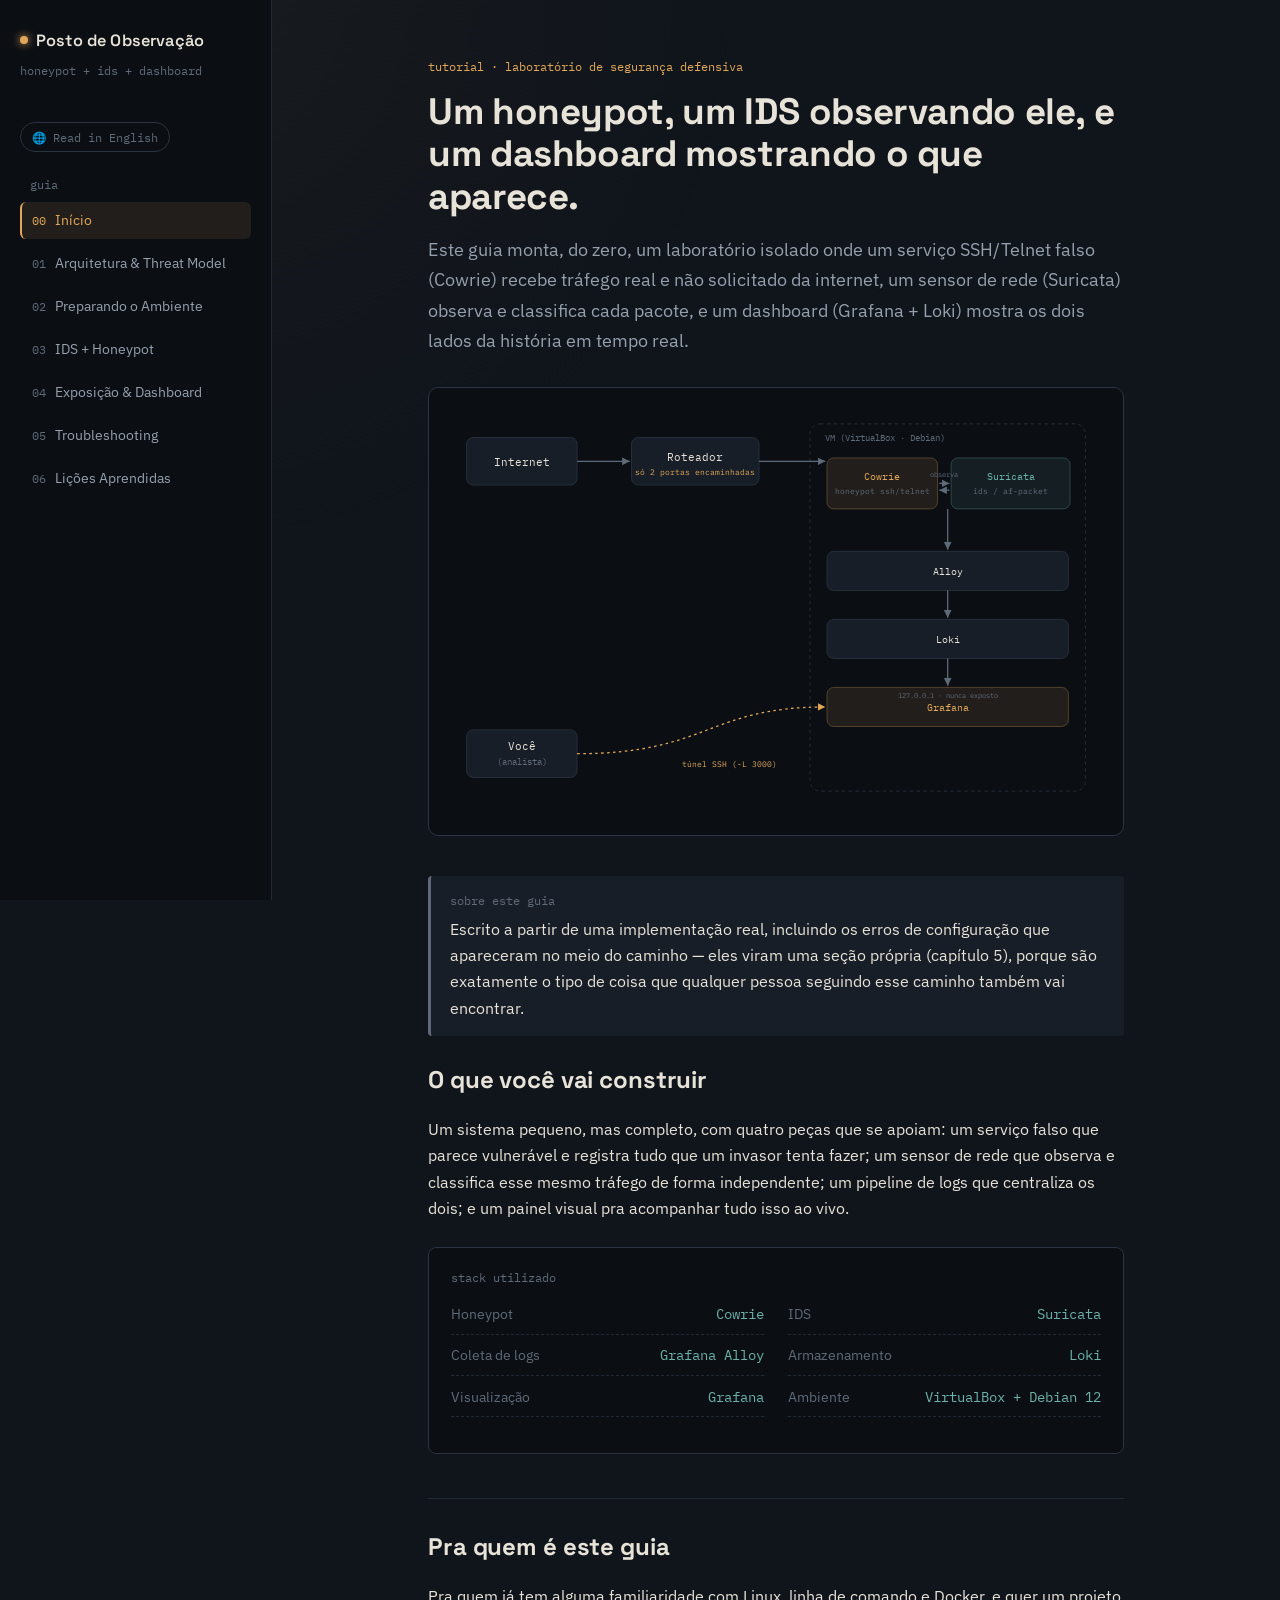
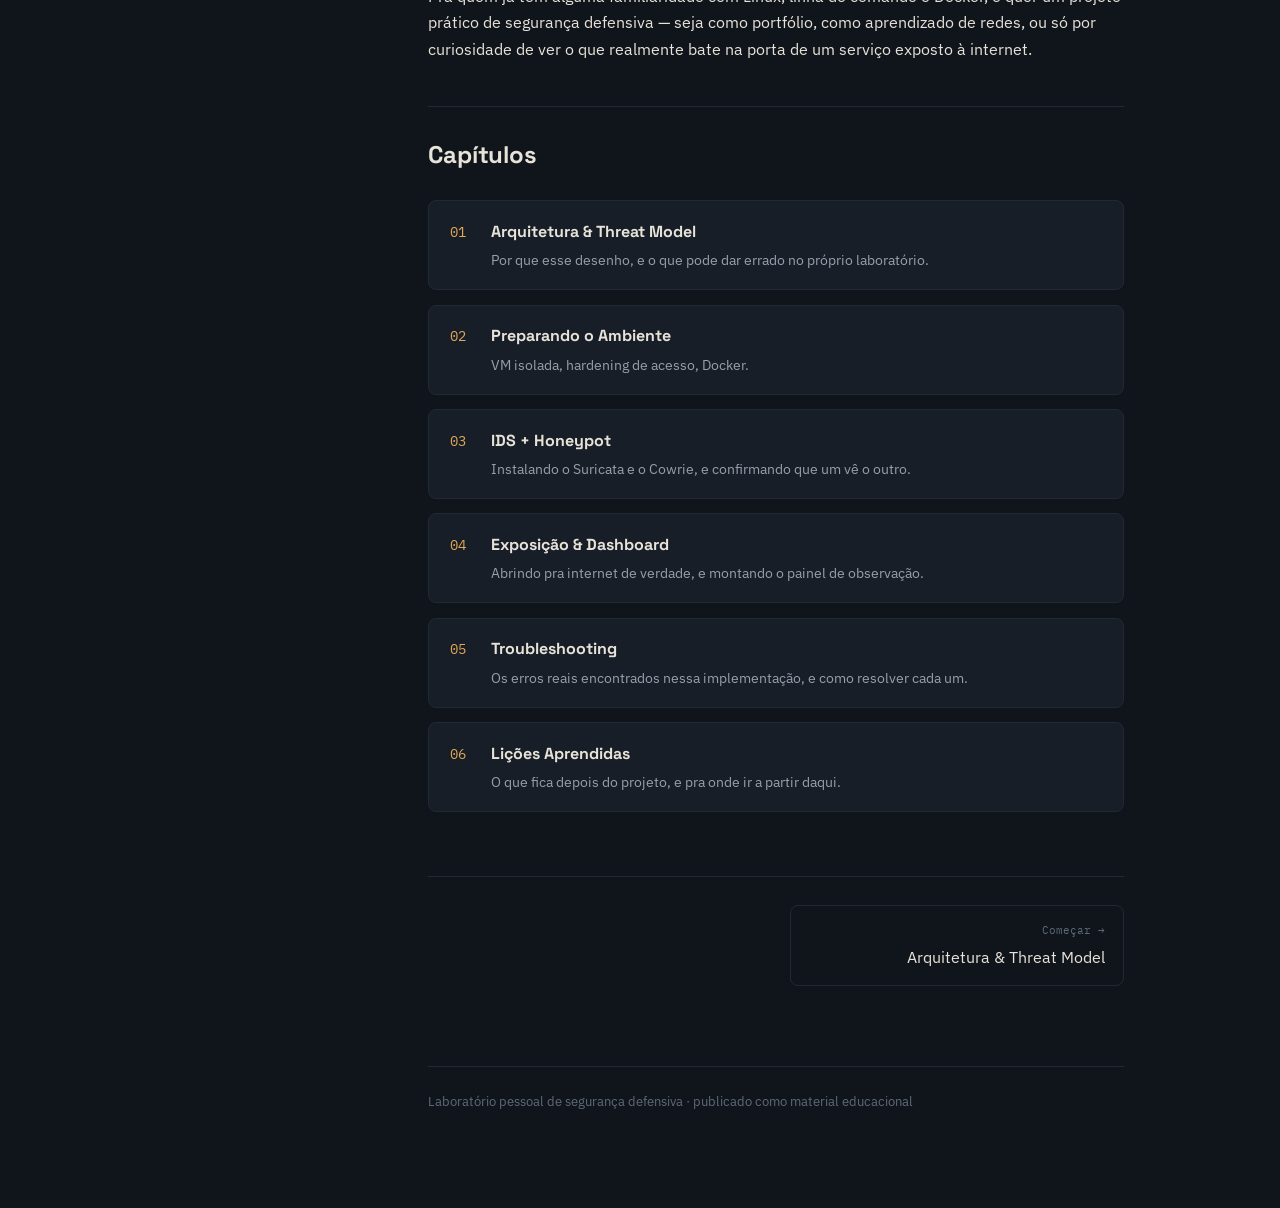
<file: index.html>
<!DOCTYPE html>
<html lang="pt-BR">
<head>
<meta charset="UTF-8">
<meta name="viewport" content="width=device-width, initial-scale=1.0">
<title>Posto de Observação — Honeypot + IDS em laboratório</title>
<meta name="description" content="Tutorial completo: monte um honeypot (Cowrie) correlacionado com um IDS (Suricata) e um dashboard (Grafana + Loki) num laboratório isolado, do zero até tráfego real da internet.">
<link rel="stylesheet" href="styles.css">
</head>
<body>
<div class="shell">

  <nav class="sidebar">
    <div class="sidebar-brand"><span class="dot"></span><span>Posto de Observação</span></div>
    <span class="sidebar-tag">honeypot + ids + dashboard</span>
    <a class="lang-toggle" href="en/index.html">🌐 Read in English</a>

    <div class="nav-group-label">guia</div>
    <ul class="nav-list">
      <li><a href="index.html" class="active"><span class="n">00</span> Início</a></li>
      <li><a href="01-arquitetura.html"><span class="n">01</span> Arquitetura &amp; Threat Model</a></li>
      <li><a href="02-ambiente.html"><span class="n">02</span> Preparando o Ambiente</a></li>
      <li><a href="03-suricata-cowrie.html"><span class="n">03</span> IDS + Honeypot</a></li>
      <li><a href="04-exposicao-dashboard.html"><span class="n">04</span> Exposição &amp; Dashboard</a></li>
      <li><a href="05-troubleshooting.html"><span class="n">05</span> Troubleshooting</a></li>
      <li><a href="06-licoes.html"><span class="n">06</span> Lições Aprendidas</a></li>
    </ul>
  </nav>

  <div class="main">
    <div class="topbar">
      <button data-sidebar-toggle aria-label="Abrir menu">≡</button>
      <span class="sidebar-tag" style="margin:0;">Posto de Observação</span>
    </div>

    <div class="content">
      <div class="hero">
        <p class="eyebrow">tutorial · laboratório de segurança defensiva</p>
        <h1>Um honeypot, um IDS observando ele, e um dashboard mostrando o que aparece.</h1>
        <p class="lede">Este guia monta, do zero, um laboratório isolado onde um serviço SSH/Telnet falso (Cowrie) recebe tráfego real e não solicitado da internet, um sensor de rede (Suricata) observa e classifica cada pacote, e um dashboard (Grafana + Loki) mostra os dois lados da história em tempo real.</p>
      </div>

      <div class="hero-diagram">
        <svg viewBox="0 0 760 460" xmlns="http://www.w3.org/2000/svg" role="img" aria-label="Diagrama de arquitetura: internet e analista se conectam à VM através do roteador e de um túnel SSH; dentro da VM, Cowrie e Suricata trocam observação, e os logs seguem por Alloy, Loki e Grafana.">
          <defs>
            <marker id="arrow" markerWidth="8" markerHeight="8" refX="6" refY="3" orient="auto">
              <path d="M0,0 L6,3 L0,6 Z" style="fill:var(--text-faint)"/>
            </marker>
            <marker id="arrowAmber" markerWidth="8" markerHeight="8" refX="6" refY="3" orient="auto">
              <path d="M0,0 L6,3 L0,6 Z" style="fill:var(--amber)"/>
            </marker>
          </defs>

          <!-- Internet -->
          <rect x="16" y="30" width="130" height="56" rx="8" style="fill:var(--surface);stroke:var(--border)"/>
          <text x="81" y="63" text-anchor="middle" style="font-family:var(--font-mono);font-size:13px;fill:var(--text)">Internet</text>

          <!-- Você -->
          <rect x="16" y="374" width="130" height="56" rx="8" style="fill:var(--surface);stroke:var(--border)"/>
          <text x="81" y="398" text-anchor="middle" style="font-family:var(--font-mono);font-size:13px;fill:var(--text)">Você</text>
          <text x="81" y="415" text-anchor="middle" style="font-family:var(--font-mono);font-size:10px;fill:var(--text-faint)">(analista)</text>

          <!-- Roteador -->
          <rect x="210" y="30" width="150" height="56" rx="8" style="fill:var(--surface);stroke:var(--border)"/>
          <text x="285" y="58" text-anchor="middle" style="font-family:var(--font-mono);font-size:13px;fill:var(--text)">Roteador</text>
          <text x="285" y="74" text-anchor="middle" style="font-family:var(--font-mono);font-size:9px;fill:var(--amber)">só 2 portas encaminhadas</text>

          <!-- VM outer -->
          <rect x="420" y="14" width="324" height="432" rx="12" style="fill:none;stroke:var(--border)" stroke-dasharray="4 4"/>
          <text x="438" y="34" style="font-family:var(--font-mono);font-size:10px;fill:var(--text-faint)">VM (VirtualBox · Debian)</text>

          <!-- Cowrie -->
          <rect x="440" y="54" width="130" height="60" rx="8" style="fill:var(--amber-soft);stroke:var(--amber-border)"/>
          <text x="505" y="80" text-anchor="middle" style="font-family:var(--font-mono);font-size:12px;fill:var(--amber)">Cowrie</text>
          <text x="505" y="96" text-anchor="middle" style="font-family:var(--font-mono);font-size:9px;fill:var(--text-faint)">honeypot ssh/telnet</text>

          <!-- Suricata -->
          <rect x="586" y="54" width="140" height="60" rx="8" style="fill:var(--teal-soft);stroke:var(--teal-border)"/>
          <text x="656" y="80" text-anchor="middle" style="font-family:var(--font-mono);font-size:12px;fill:var(--teal)">Suricata</text>
          <text x="656" y="96" text-anchor="middle" style="font-family:var(--font-mono);font-size:9px;fill:var(--text-faint)">ids / af-packet</text>

          <!-- double arrow cowrie <-> suricata -->
          <line x1="572" y1="84" x2="584" y2="84" style="stroke:var(--text-faint);stroke-width:1.5" marker-end="url(#arrow)"/>
          <line x1="584" y1="92" x2="572" y2="92" style="stroke:var(--text-faint);stroke-width:1.5" marker-end="url(#arrow)"/>
          <text x="578" y="76" text-anchor="middle" style="font-family:var(--font-mono);font-size:8px;fill:var(--text-faint)">observa</text>

          <!-- Alloy -->
          <rect x="440" y="164" width="284" height="46" rx="8" style="fill:var(--surface);stroke:var(--border)"/>
          <text x="582" y="192" text-anchor="middle" style="font-family:var(--font-mono);font-size:12px;fill:var(--text)">Alloy</text>

          <!-- Loki -->
          <rect x="440" y="244" width="284" height="46" rx="8" style="fill:var(--surface);stroke:var(--border)"/>
          <text x="582" y="272" text-anchor="middle" style="font-family:var(--font-mono);font-size:12px;fill:var(--text)">Loki</text>

          <!-- Grafana -->
          <rect x="440" y="324" width="284" height="46" rx="8" style="fill:var(--amber-soft);stroke:var(--amber-border)"/>
          <text x="582" y="352" text-anchor="middle" style="font-family:var(--font-mono);font-size:12px;fill:var(--amber)">Grafana</text>
          <text x="582" y="337" text-anchor="middle" style="font-family:var(--font-mono);font-size:8px;fill:var(--text-faint)">127.0.0.1 · nunca exposto</text>

          <!-- vertical arrows -->
          <line x1="582" y1="114" x2="582" y2="162" style="stroke:var(--text-faint);stroke-width:1.5" marker-end="url(#arrow)"/>
          <line x1="582" y1="210" x2="582" y2="242" style="stroke:var(--text-faint);stroke-width:1.5" marker-end="url(#arrow)"/>
          <line x1="582" y1="290" x2="582" y2="322" style="stroke:var(--text-faint);stroke-width:1.5" marker-end="url(#arrow)"/>

          <!-- internet -> roteador -->
          <line x1="146" y1="58" x2="208" y2="58" style="stroke:var(--text-faint);stroke-width:1.5" marker-end="url(#arrow)"/>
          <!-- roteador -> vm -->
          <line x1="360" y1="58" x2="438" y2="58" style="stroke:var(--text-faint);stroke-width:1.5" marker-end="url(#arrow)"/>

          <!-- você -> grafana (tunnel) -->
          <path d="M146,402 C 300,402 300,347 438,347" style="fill:none;stroke:var(--amber);stroke-width:1.5" stroke-dasharray="3 4" marker-end="url(#arrowAmber)"/>
          <text x="270" y="418" style="font-family:var(--font-mono);font-size:9px;fill:var(--amber)">túnel SSH (-L 3000)</text>
        </svg>
      </div>

      <div class="callout callout--note">
        <span class="label">sobre este guia</span>
        <p>Escrito a partir de uma implementação real, incluindo os erros de configuração que apareceram no meio do caminho — eles viram uma seção própria (capítulo 5), porque são exatamente o tipo de coisa que qualquer pessoa seguindo esse caminho também vai encontrar.</p>
      </div>

      <h2>O que você vai construir</h2>
      <p>Um sistema pequeno, mas completo, com quatro peças que se apoiam: um serviço falso que parece vulnerável e registra tudo que um invasor tenta fazer; um sensor de rede que observa e classifica esse mesmo tráfego de forma independente; um pipeline de logs que centraliza os dois; e um painel visual pra acompanhar tudo isso ao vivo.</p>

      <div class="readout">
        <span class="readout-title">stack utilizado</span>
        <dl class="readout-grid">
          <div class="readout-row"><dt>Honeypot</dt><dd>Cowrie</dd></div>
          <div class="readout-row"><dt>IDS</dt><dd>Suricata</dd></div>
          <div class="readout-row"><dt>Coleta de logs</dt><dd>Grafana Alloy</dd></div>
          <div class="readout-row"><dt>Armazenamento</dt><dd>Loki</dd></div>
          <div class="readout-row"><dt>Visualização</dt><dd>Grafana</dd></div>
          <div class="readout-row"><dt>Ambiente</dt><dd>VirtualBox + Debian 12</dd></div>
        </dl>
      </div>

      <h2>Pra quem é este guia</h2>
      <p>Pra quem já tem alguma familiaridade com Linux, linha de comando e Docker, e quer um projeto prático de segurança defensiva — seja como portfólio, como aprendizado de redes, ou só por curiosidade de ver o que realmente bate na porta de um serviço exposto à internet.</p>

      <h2>Capítulos</h2>
      <div class="chapters">
        <a class="chapter-card" href="01-arquitetura.html">
          <span class="num">01</span>
          <span class="info"><h3>Arquitetura &amp; Threat Model</h3><p>Por que esse desenho, e o que pode dar errado no próprio laboratório.</p></span>
        </a>
        <a class="chapter-card" href="02-ambiente.html">
          <span class="num">02</span>
          <span class="info"><h3>Preparando o Ambiente</h3><p>VM isolada, hardening de acesso, Docker.</p></span>
        </a>
        <a class="chapter-card" href="03-suricata-cowrie.html">
          <span class="num">03</span>
          <span class="info"><h3>IDS + Honeypot</h3><p>Instalando o Suricata e o Cowrie, e confirmando que um vê o outro.</p></span>
        </a>
        <a class="chapter-card" href="04-exposicao-dashboard.html">
          <span class="num">04</span>
          <span class="info"><h3>Exposição &amp; Dashboard</h3><p>Abrindo pra internet de verdade, e montando o painel de observação.</p></span>
        </a>
        <a class="chapter-card" href="05-troubleshooting.html">
          <span class="num">05</span>
          <span class="info"><h3>Troubleshooting</h3><p>Os erros reais encontrados nessa implementação, e como resolver cada um.</p></span>
        </a>
        <a class="chapter-card" href="06-licoes.html">
          <span class="num">06</span>
          <span class="info"><h3>Lições Aprendidas</h3><p>O que fica depois do projeto, e pra onde ir a partir daqui.</p></span>
        </a>
      </div>

      <div class="page-nav">
        <a class="next" href="01-arquitetura.html"><span class="dir">Começar →</span>Arquitetura &amp; Threat Model</a>
      </div>

      <div class="site-footer">Laboratório pessoal de segurança defensiva · publicado como material educacional</div>
    </div>
  </div>
</div>
<script src="script.js"></script>
</body>
</html>
</file>
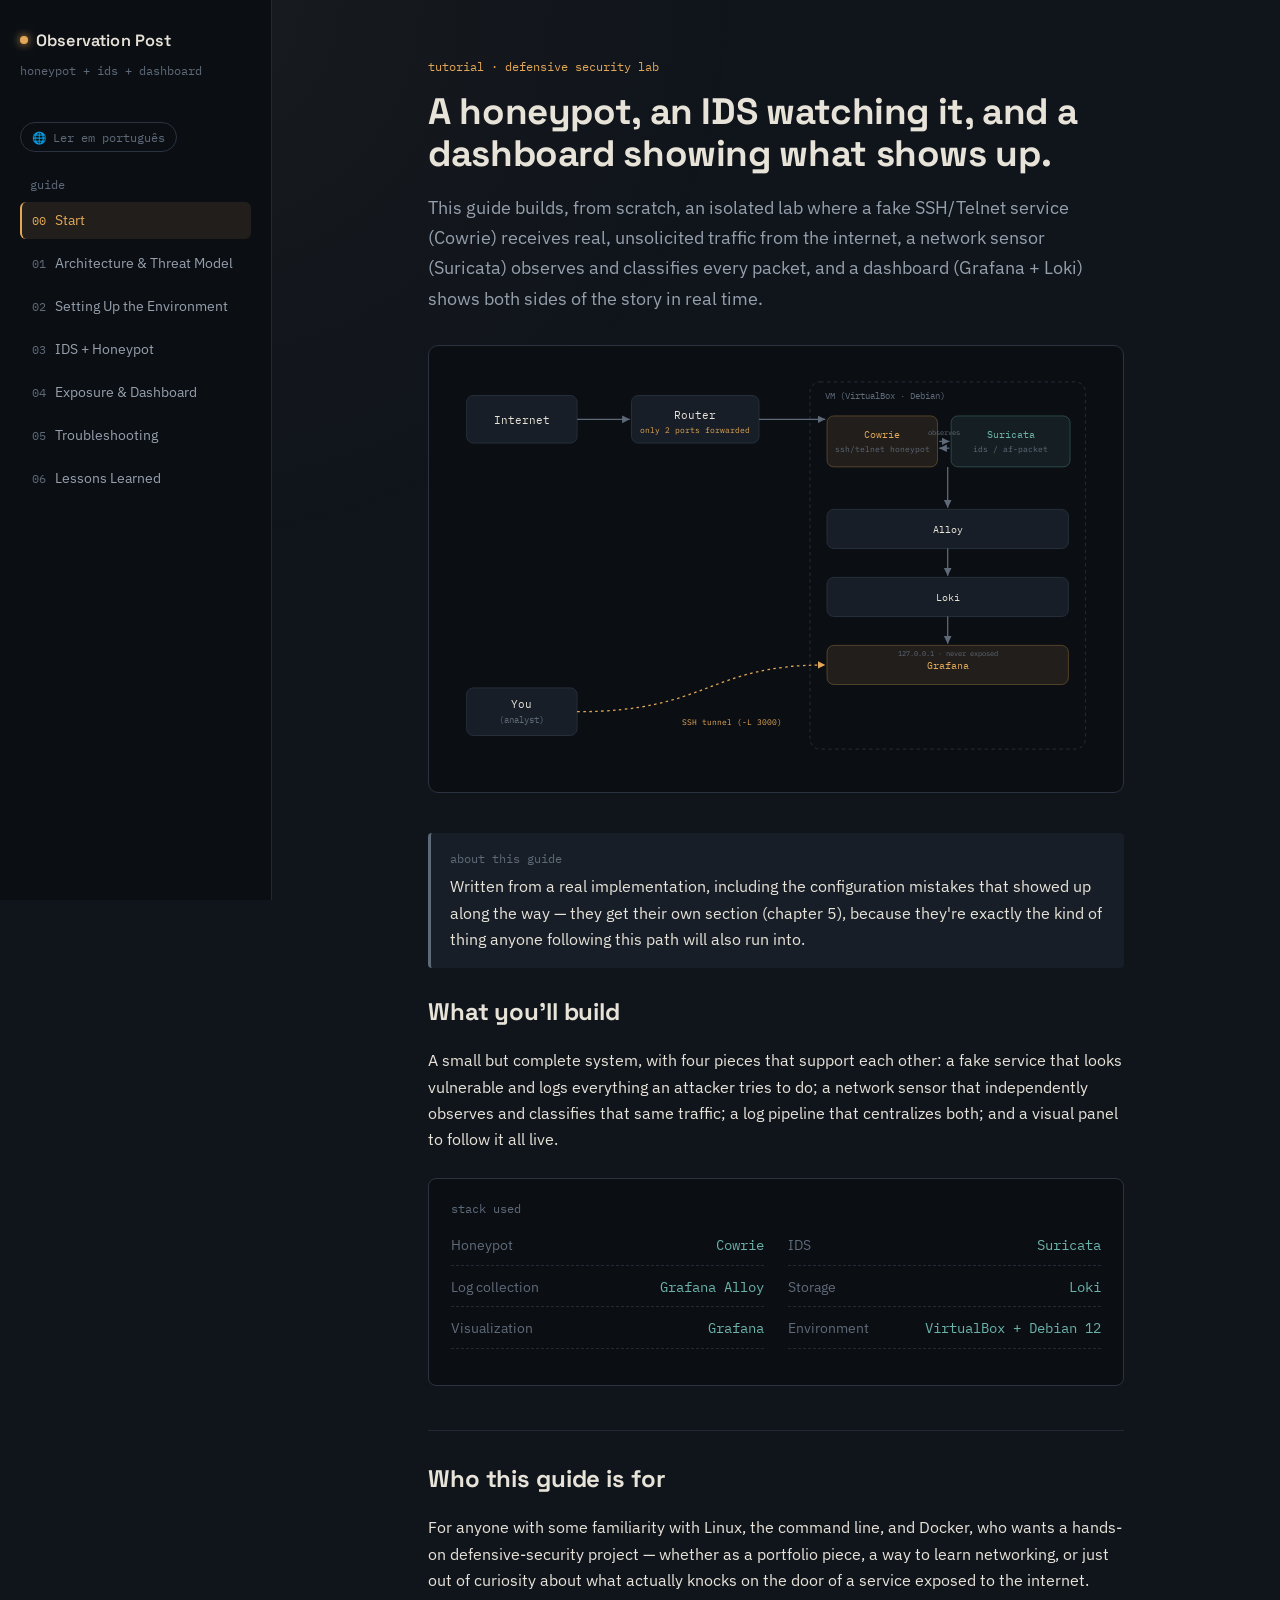
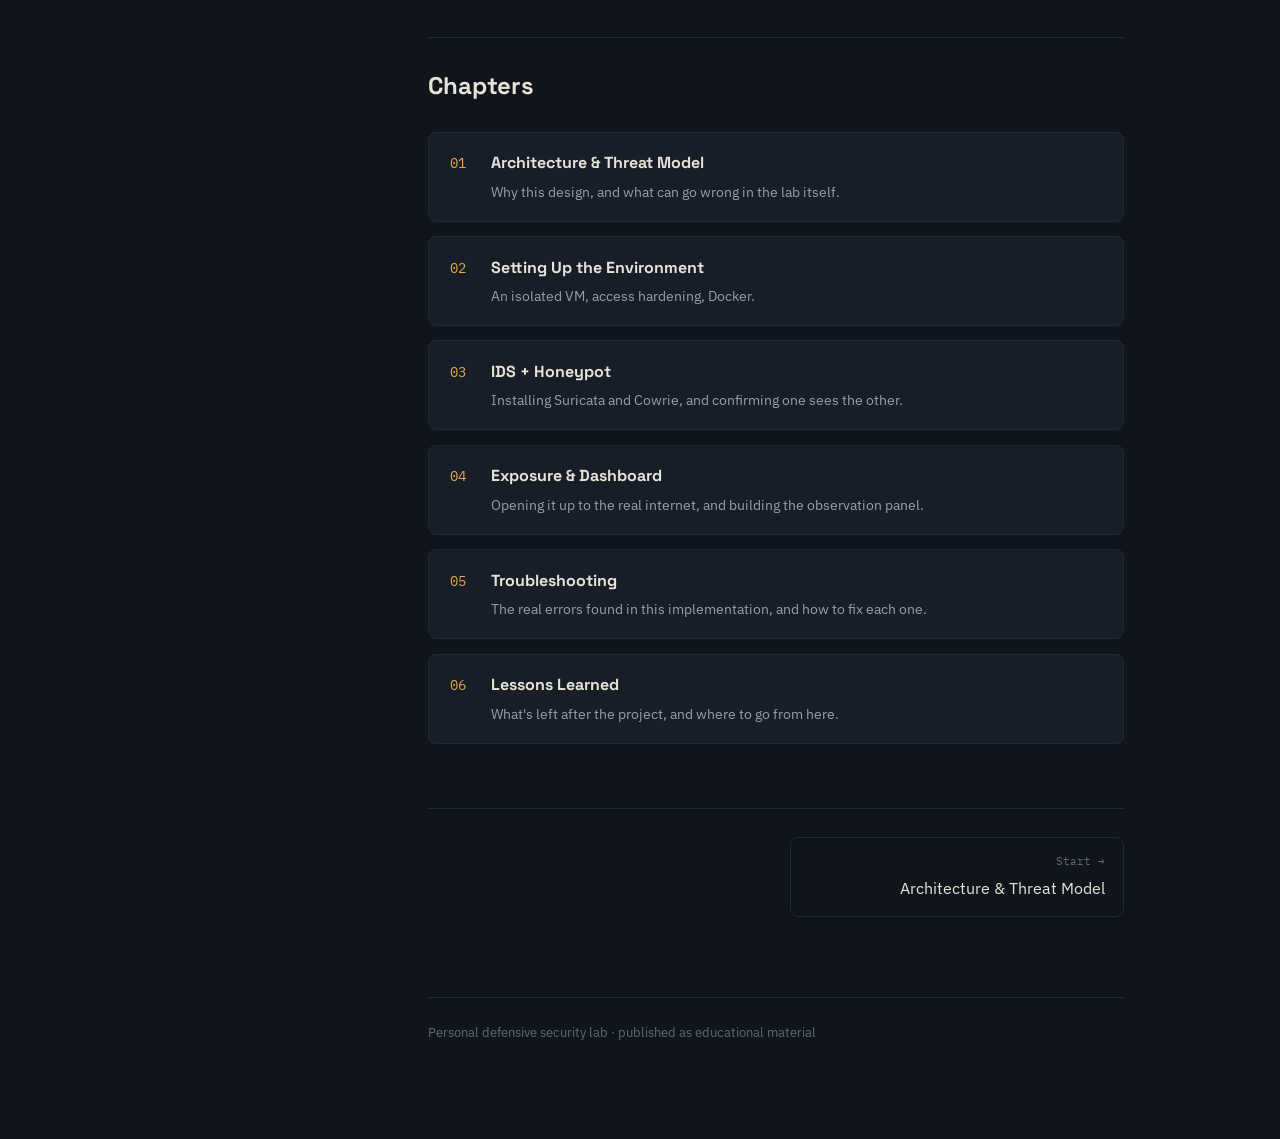
<file: en/index.html>
<!DOCTYPE html>
<html lang="en">
<head>
<meta charset="UTF-8">
<meta name="viewport" content="width=device-width, initial-scale=1.0">
<title>Observation Post — Honeypot + IDS lab</title>
<meta name="description" content="Full tutorial: build a honeypot (Cowrie) correlated with an IDS (Suricata) and a dashboard (Grafana + Loki) in an isolated lab, from scratch to real internet traffic.">
<link rel="stylesheet" href="../styles.css">
</head>
<body>
<div class="shell">

  <nav class="sidebar">
    <div class="sidebar-brand"><span class="dot"></span><span>Observation Post</span></div>
    <span class="sidebar-tag">honeypot + ids + dashboard</span>
    <a class="lang-toggle" href="../index.html">🌐 Ler em português</a>

    <div class="nav-group-label">guide</div>
    <ul class="nav-list">
      <li><a href="index.html" class="active"><span class="n">00</span> Start</a></li>
      <li><a href="01-architecture.html"><span class="n">01</span> Architecture &amp; Threat Model</a></li>
      <li><a href="02-environment.html"><span class="n">02</span> Setting Up the Environment</a></li>
      <li><a href="03-suricata-cowrie.html"><span class="n">03</span> IDS + Honeypot</a></li>
      <li><a href="04-exposure-dashboard.html"><span class="n">04</span> Exposure &amp; Dashboard</a></li>
      <li><a href="05-troubleshooting.html"><span class="n">05</span> Troubleshooting</a></li>
      <li><a href="06-lessons-learned.html"><span class="n">06</span> Lessons Learned</a></li>
    </ul>
  </nav>

  <div class="main">
    <div class="topbar">
      <button data-sidebar-toggle aria-label="Open menu">≡</button>
      <span class="sidebar-tag" style="margin:0;">Observation Post</span>
    </div>

    <div class="content">
      <div class="hero">
        <p class="eyebrow">tutorial · defensive security lab</p>
        <h1>A honeypot, an IDS watching it, and a dashboard showing what shows up.</h1>
        <p class="lede">This guide builds, from scratch, an isolated lab where a fake SSH/Telnet service (Cowrie) receives real, unsolicited traffic from the internet, a network sensor (Suricata) observes and classifies every packet, and a dashboard (Grafana + Loki) shows both sides of the story in real time.</p>
      </div>

      <div class="hero-diagram">
        <svg viewBox="0 0 760 460" xmlns="http://www.w3.org/2000/svg" role="img" aria-label="Architecture diagram: the internet and the analyst connect to the VM through the router and an SSH tunnel; inside the VM, Cowrie and Suricata exchange observation, and logs flow through Alloy, Loki, and Grafana.">
          <defs>
            <marker id="arrow" markerWidth="8" markerHeight="8" refX="6" refY="3" orient="auto">
              <path d="M0,0 L6,3 L0,6 Z" style="fill:var(--text-faint)"/>
            </marker>
            <marker id="arrowAmber" markerWidth="8" markerHeight="8" refX="6" refY="3" orient="auto">
              <path d="M0,0 L6,3 L0,6 Z" style="fill:var(--amber)"/>
            </marker>
          </defs>

          <rect x="16" y="30" width="130" height="56" rx="8" style="fill:var(--surface);stroke:var(--border)"/>
          <text x="81" y="63" text-anchor="middle" style="font-family:var(--font-mono);font-size:13px;fill:var(--text)">Internet</text>

          <rect x="16" y="374" width="130" height="56" rx="8" style="fill:var(--surface);stroke:var(--border)"/>
          <text x="81" y="398" text-anchor="middle" style="font-family:var(--font-mono);font-size:13px;fill:var(--text)">You</text>
          <text x="81" y="415" text-anchor="middle" style="font-family:var(--font-mono);font-size:10px;fill:var(--text-faint)">(analyst)</text>

          <rect x="210" y="30" width="150" height="56" rx="8" style="fill:var(--surface);stroke:var(--border)"/>
          <text x="285" y="58" text-anchor="middle" style="font-family:var(--font-mono);font-size:13px;fill:var(--text)">Router</text>
          <text x="285" y="74" text-anchor="middle" style="font-family:var(--font-mono);font-size:9px;fill:var(--amber)">only 2 ports forwarded</text>

          <rect x="420" y="14" width="324" height="432" rx="12" style="fill:none;stroke:var(--border)" stroke-dasharray="4 4"/>
          <text x="438" y="34" style="font-family:var(--font-mono);font-size:10px;fill:var(--text-faint)">VM (VirtualBox · Debian)</text>

          <rect x="440" y="54" width="130" height="60" rx="8" style="fill:var(--amber-soft);stroke:var(--amber-border)"/>
          <text x="505" y="80" text-anchor="middle" style="font-family:var(--font-mono);font-size:12px;fill:var(--amber)">Cowrie</text>
          <text x="505" y="96" text-anchor="middle" style="font-family:var(--font-mono);font-size:9px;fill:var(--text-faint)">ssh/telnet honeypot</text>

          <rect x="586" y="54" width="140" height="60" rx="8" style="fill:var(--teal-soft);stroke:var(--teal-border)"/>
          <text x="656" y="80" text-anchor="middle" style="font-family:var(--font-mono);font-size:12px;fill:var(--teal)">Suricata</text>
          <text x="656" y="96" text-anchor="middle" style="font-family:var(--font-mono);font-size:9px;fill:var(--text-faint)">ids / af-packet</text>

          <line x1="572" y1="84" x2="584" y2="84" style="stroke:var(--text-faint);stroke-width:1.5" marker-end="url(#arrow)"/>
          <line x1="584" y1="92" x2="572" y2="92" style="stroke:var(--text-faint);stroke-width:1.5" marker-end="url(#arrow)"/>
          <text x="578" y="76" text-anchor="middle" style="font-family:var(--font-mono);font-size:8px;fill:var(--text-faint)">observes</text>

          <rect x="440" y="164" width="284" height="46" rx="8" style="fill:var(--surface);stroke:var(--border)"/>
          <text x="582" y="192" text-anchor="middle" style="font-family:var(--font-mono);font-size:12px;fill:var(--text)">Alloy</text>

          <rect x="440" y="244" width="284" height="46" rx="8" style="fill:var(--surface);stroke:var(--border)"/>
          <text x="582" y="272" text-anchor="middle" style="font-family:var(--font-mono);font-size:12px;fill:var(--text)">Loki</text>

          <rect x="440" y="324" width="284" height="46" rx="8" style="fill:var(--amber-soft);stroke:var(--amber-border)"/>
          <text x="582" y="352" text-anchor="middle" style="font-family:var(--font-mono);font-size:12px;fill:var(--amber)">Grafana</text>
          <text x="582" y="337" text-anchor="middle" style="font-family:var(--font-mono);font-size:8px;fill:var(--text-faint)">127.0.0.1 · never exposed</text>

          <line x1="582" y1="114" x2="582" y2="162" style="stroke:var(--text-faint);stroke-width:1.5" marker-end="url(#arrow)"/>
          <line x1="582" y1="210" x2="582" y2="242" style="stroke:var(--text-faint);stroke-width:1.5" marker-end="url(#arrow)"/>
          <line x1="582" y1="290" x2="582" y2="322" style="stroke:var(--text-faint);stroke-width:1.5" marker-end="url(#arrow)"/>

          <line x1="146" y1="58" x2="208" y2="58" style="stroke:var(--text-faint);stroke-width:1.5" marker-end="url(#arrow)"/>
          <line x1="360" y1="58" x2="438" y2="58" style="stroke:var(--text-faint);stroke-width:1.5" marker-end="url(#arrow)"/>

          <path d="M146,402 C 300,402 300,347 438,347" style="fill:none;stroke:var(--amber);stroke-width:1.5" stroke-dasharray="3 4" marker-end="url(#arrowAmber)"/>
          <text x="270" y="418" style="font-family:var(--font-mono);font-size:9px;fill:var(--amber)">SSH tunnel (-L 3000)</text>
        </svg>
      </div>

      <div class="callout callout--note">
        <span class="label">about this guide</span>
        <p>Written from a real implementation, including the configuration mistakes that showed up along the way — they get their own section (chapter 5), because they're exactly the kind of thing anyone following this path will also run into.</p>
      </div>

      <h2>What you'll build</h2>
      <p>A small but complete system, with four pieces that support each other: a fake service that looks vulnerable and logs everything an attacker tries to do; a network sensor that independently observes and classifies that same traffic; a log pipeline that centralizes both; and a visual panel to follow it all live.</p>

      <div class="readout">
        <span class="readout-title">stack used</span>
        <dl class="readout-grid">
          <div class="readout-row"><dt>Honeypot</dt><dd>Cowrie</dd></div>
          <div class="readout-row"><dt>IDS</dt><dd>Suricata</dd></div>
          <div class="readout-row"><dt>Log collection</dt><dd>Grafana Alloy</dd></div>
          <div class="readout-row"><dt>Storage</dt><dd>Loki</dd></div>
          <div class="readout-row"><dt>Visualization</dt><dd>Grafana</dd></div>
          <div class="readout-row"><dt>Environment</dt><dd>VirtualBox + Debian 12</dd></div>
        </dl>
      </div>

      <h2>Who this guide is for</h2>
      <p>For anyone with some familiarity with Linux, the command line, and Docker, who wants a hands-on defensive-security project — whether as a portfolio piece, a way to learn networking, or just out of curiosity about what actually knocks on the door of a service exposed to the internet.</p>

      <h2>Chapters</h2>
      <div class="chapters">
        <a class="chapter-card" href="01-architecture.html">
          <span class="num">01</span>
          <span class="info"><h3>Architecture &amp; Threat Model</h3><p>Why this design, and what can go wrong in the lab itself.</p></span>
        </a>
        <a class="chapter-card" href="02-environment.html">
          <span class="num">02</span>
          <span class="info"><h3>Setting Up the Environment</h3><p>An isolated VM, access hardening, Docker.</p></span>
        </a>
        <a class="chapter-card" href="03-suricata-cowrie.html">
          <span class="num">03</span>
          <span class="info"><h3>IDS + Honeypot</h3><p>Installing Suricata and Cowrie, and confirming one sees the other.</p></span>
        </a>
        <a class="chapter-card" href="04-exposure-dashboard.html">
          <span class="num">04</span>
          <span class="info"><h3>Exposure &amp; Dashboard</h3><p>Opening it up to the real internet, and building the observation panel.</p></span>
        </a>
        <a class="chapter-card" href="05-troubleshooting.html">
          <span class="num">05</span>
          <span class="info"><h3>Troubleshooting</h3><p>The real errors found in this implementation, and how to fix each one.</p></span>
        </a>
        <a class="chapter-card" href="06-lessons-learned.html">
          <span class="num">06</span>
          <span class="info"><h3>Lessons Learned</h3><p>What's left after the project, and where to go from here.</p></span>
        </a>
      </div>

      <div class="page-nav">
        <a class="next" href="01-architecture.html"><span class="dir">Start →</span>Architecture &amp; Threat Model</a>
      </div>

      <div class="site-footer">Personal defensive security lab · published as educational material</div>
    </div>
  </div>
</div>
<script src="../script.js"></script>
</body>
</html>
</file>
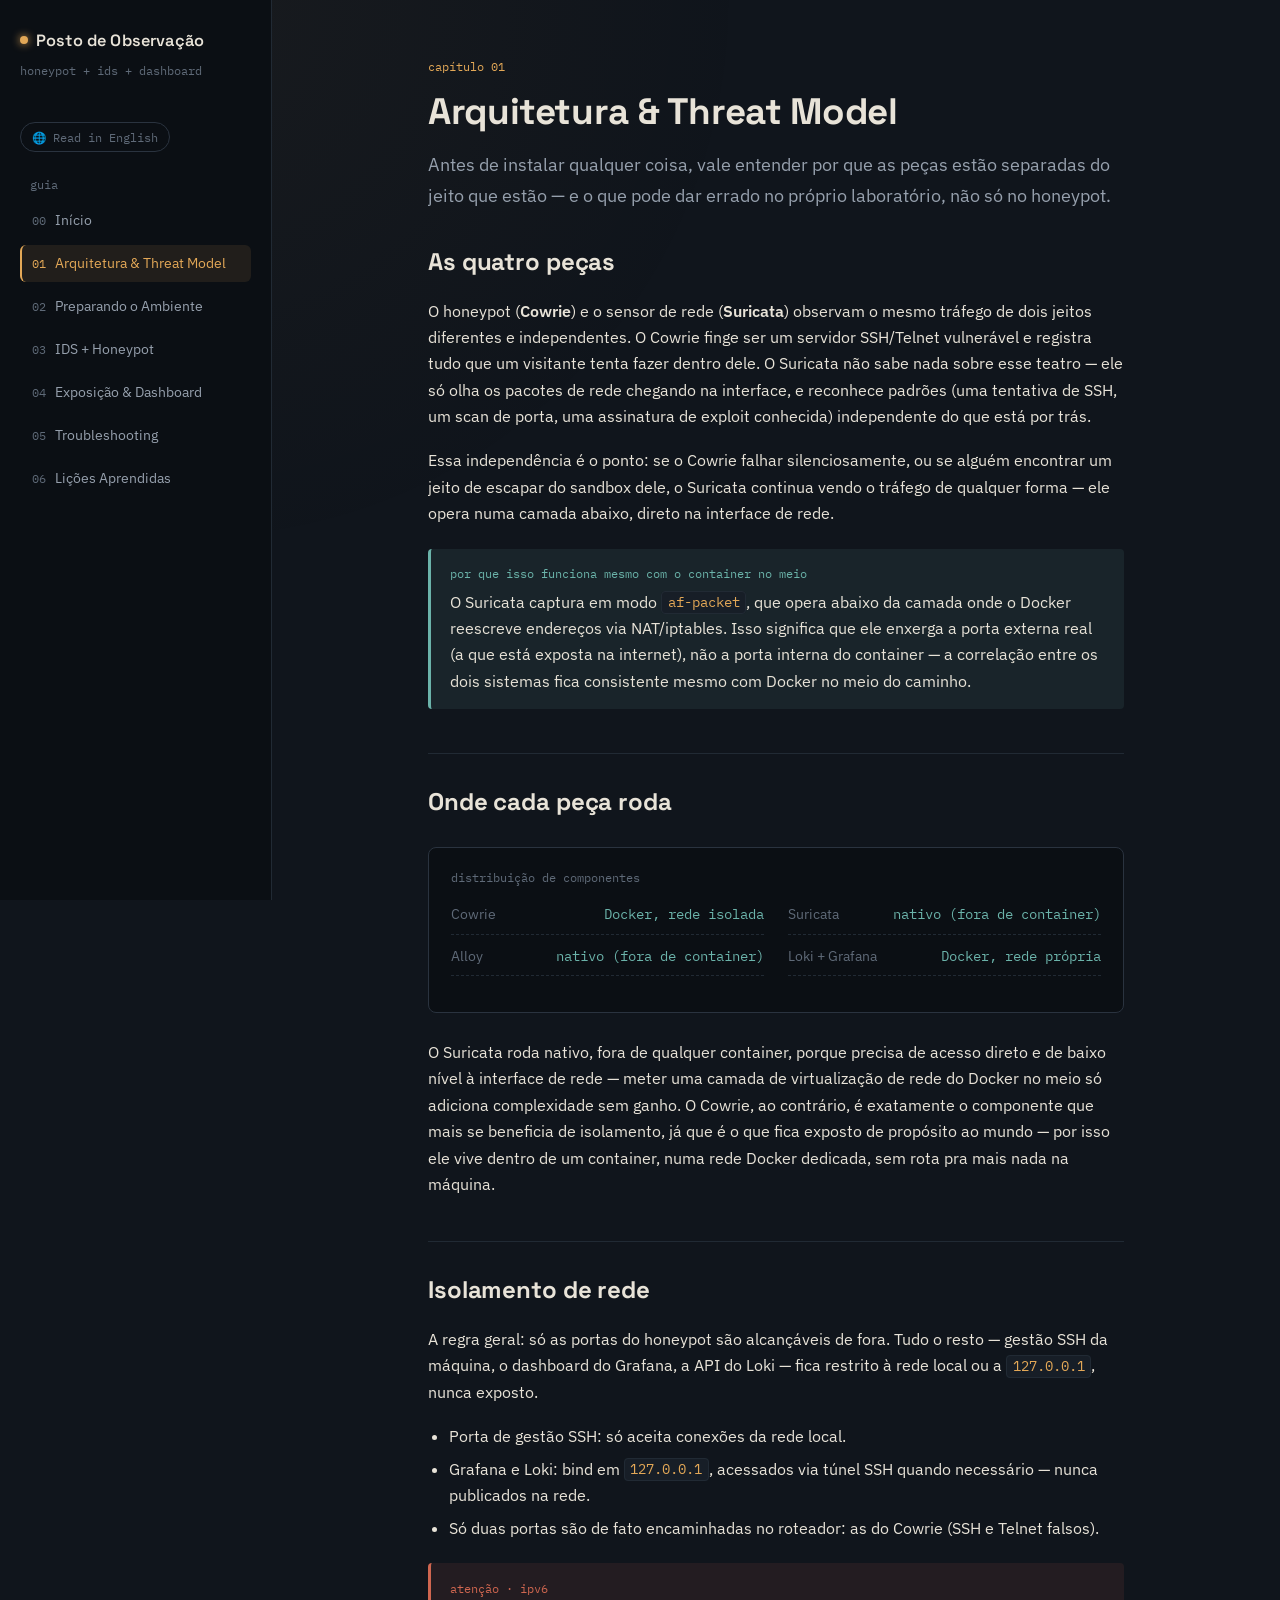
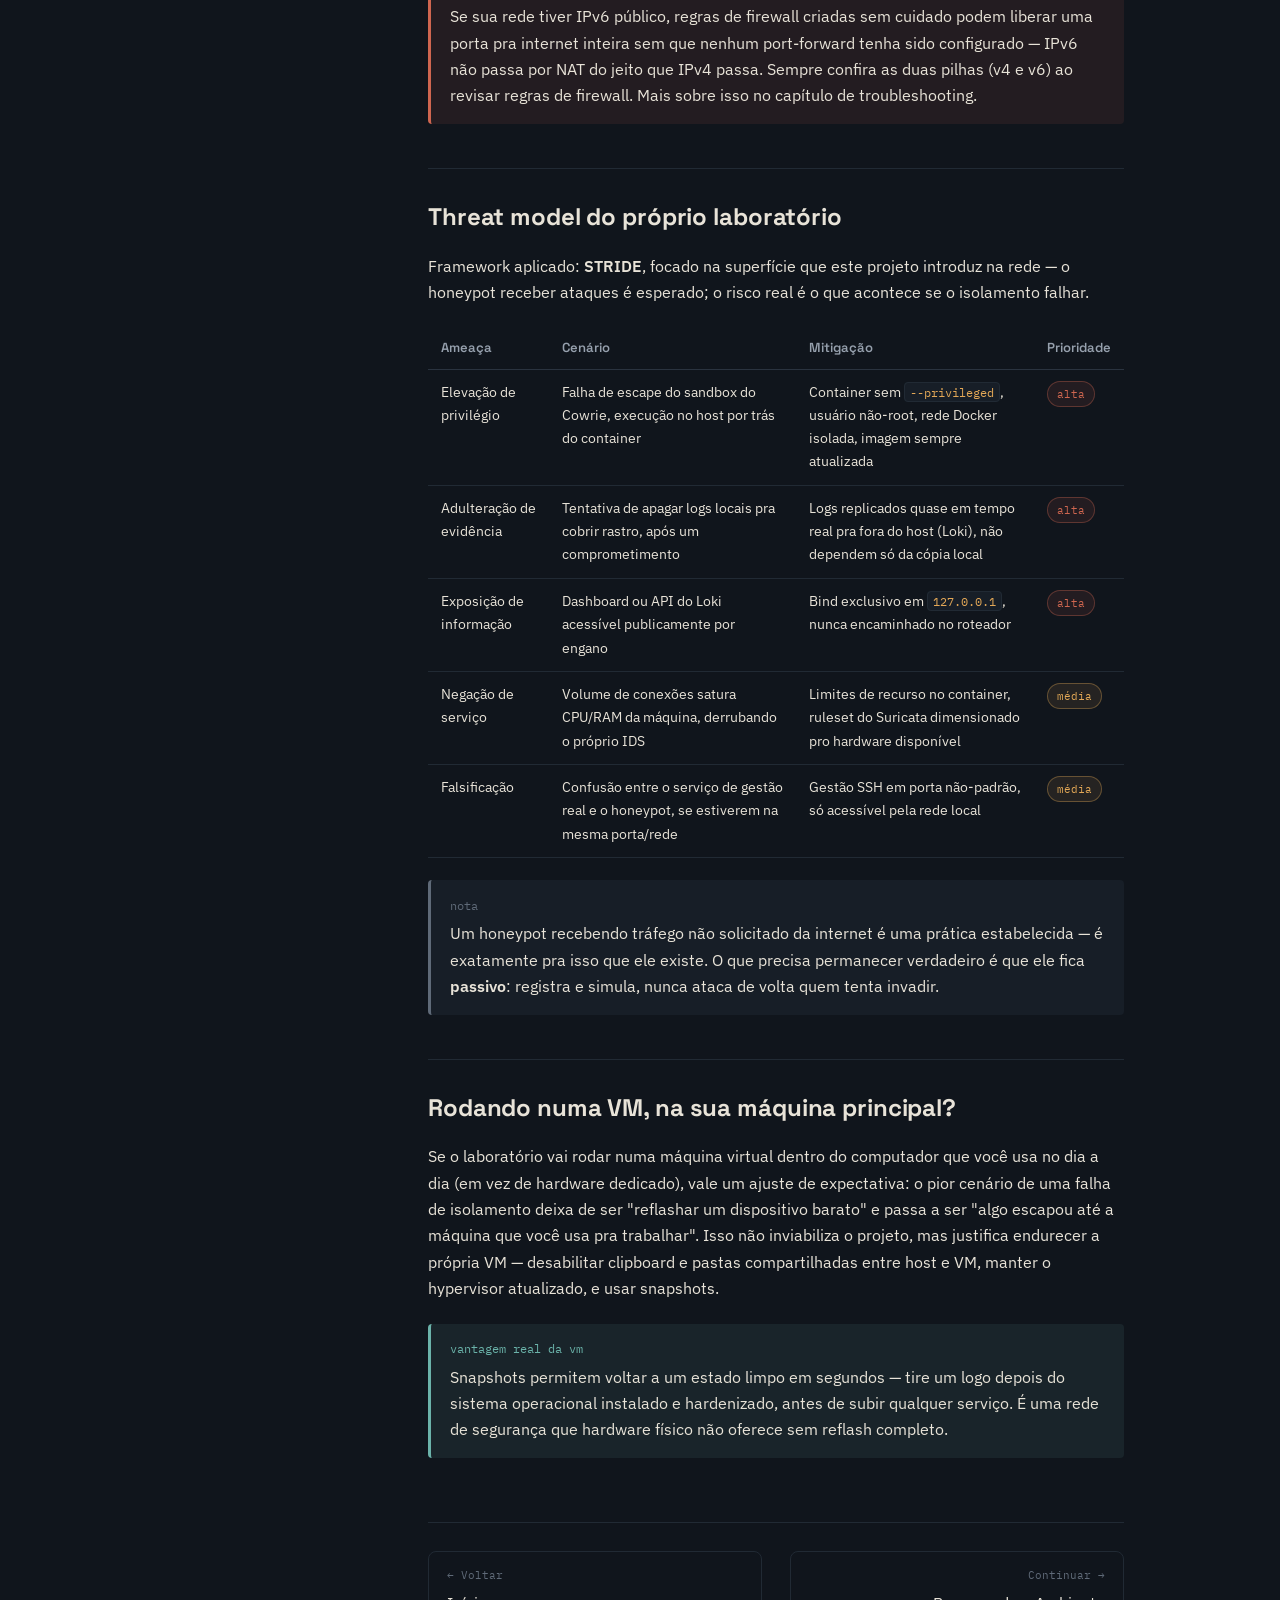
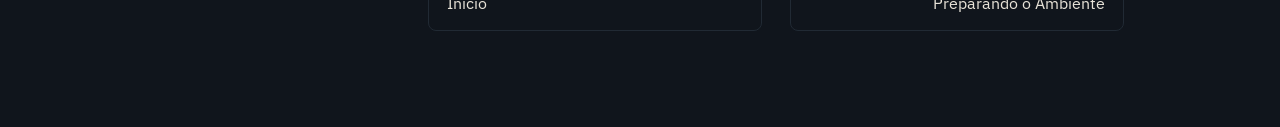
<file: 01-arquitetura.html>
<!DOCTYPE html>
<html lang="pt-BR">
<head>
<meta charset="UTF-8">
<meta name="viewport" content="width=device-width, initial-scale=1.0">
<title>Arquitetura &amp; Threat Model — Posto de Observação</title>
<link rel="stylesheet" href="styles.css">
</head>
<body>
<div class="shell">

  <nav class="sidebar">
    <div class="sidebar-brand"><span class="dot"></span><span>Posto de Observação</span></div>
    <span class="sidebar-tag">honeypot + ids + dashboard</span>
    <a class="lang-toggle" href="en/01-architecture.html">🌐 Read in English</a>

    <div class="nav-group-label">guia</div>
    <ul class="nav-list">
      <li><a href="index.html"><span class="n">00</span> Início</a></li>
      <li><a href="01-arquitetura.html" class="active"><span class="n">01</span> Arquitetura &amp; Threat Model</a></li>
      <li><a href="02-ambiente.html"><span class="n">02</span> Preparando o Ambiente</a></li>
      <li><a href="03-suricata-cowrie.html"><span class="n">03</span> IDS + Honeypot</a></li>
      <li><a href="04-exposicao-dashboard.html"><span class="n">04</span> Exposição &amp; Dashboard</a></li>
      <li><a href="05-troubleshooting.html"><span class="n">05</span> Troubleshooting</a></li>
      <li><a href="06-licoes.html"><span class="n">06</span> Lições Aprendidas</a></li>
    </ul>
  </nav>

  <div class="main">
    <div class="topbar">
      <button data-sidebar-toggle aria-label="Abrir menu">≡</button>
      <span class="sidebar-tag" style="margin:0;">Posto de Observação</span>
    </div>

    <div class="content">
      <p class="eyebrow">capítulo 01</p>
      <h1>Arquitetura &amp; Threat Model</h1>
      <p class="lede">Antes de instalar qualquer coisa, vale entender por que as peças estão separadas do jeito que estão — e o que pode dar errado no próprio laboratório, não só no honeypot.</p>

      <h2>As quatro peças</h2>
      <p>O honeypot (<strong>Cowrie</strong>) e o sensor de rede (<strong>Suricata</strong>) observam o mesmo tráfego de dois jeitos diferentes e independentes. O Cowrie finge ser um servidor SSH/Telnet vulnerável e registra tudo que um visitante tenta fazer dentro dele. O Suricata não sabe nada sobre esse teatro — ele só olha os pacotes de rede chegando na interface, e reconhece padrões (uma tentativa de SSH, um scan de porta, uma assinatura de exploit conhecida) independente do que está por trás.</p>
      <p>Essa independência é o ponto: se o Cowrie falhar silenciosamente, ou se alguém encontrar um jeito de escapar do sandbox dele, o Suricata continua vendo o tráfego de qualquer forma — ele opera numa camada abaixo, direto na interface de rede.</p>

      <div class="callout callout--tip">
        <span class="label">por que isso funciona mesmo com o container no meio</span>
        <p>O Suricata captura em modo <code>af-packet</code>, que opera abaixo da camada onde o Docker reescreve endereços via NAT/iptables. Isso significa que ele enxerga a porta externa real (a que está exposta na internet), não a porta interna do container — a correlação entre os dois sistemas fica consistente mesmo com Docker no meio do caminho.</p>
      </div>

      <h2>Onde cada peça roda</h2>
      <div class="readout">
        <span class="readout-title">distribuição de componentes</span>
        <dl class="readout-grid">
          <div class="readout-row"><dt>Cowrie</dt><dd>Docker, rede isolada</dd></div>
          <div class="readout-row"><dt>Suricata</dt><dd>nativo (fora de container)</dd></div>
          <div class="readout-row"><dt>Alloy</dt><dd>nativo (fora de container)</dd></div>
          <div class="readout-row"><dt>Loki + Grafana</dt><dd>Docker, rede própria</dd></div>
        </dl>
      </div>
      <p>O Suricata roda nativo, fora de qualquer container, porque precisa de acesso direto e de baixo nível à interface de rede — meter uma camada de virtualização de rede do Docker no meio só adiciona complexidade sem ganho. O Cowrie, ao contrário, é exatamente o componente que mais se beneficia de isolamento, já que é o que fica exposto de propósito ao mundo — por isso ele vive dentro de um container, numa rede Docker dedicada, sem rota pra mais nada na máquina.</p>

      <h2>Isolamento de rede</h2>
      <p>A regra geral: só as portas do honeypot são alcançáveis de fora. Tudo o resto — gestão SSH da máquina, o dashboard do Grafana, a API do Loki — fica restrito à rede local ou a <code>127.0.0.1</code>, nunca exposto.</p>
      <ul>
        <li>Porta de gestão SSH: só aceita conexões da rede local.</li>
        <li>Grafana e Loki: bind em <code>127.0.0.1</code>, acessados via túnel SSH quando necessário — nunca publicados na rede.</li>
        <li>Só duas portas são de fato encaminhadas no roteador: as do Cowrie (SSH e Telnet falsos).</li>
      </ul>

      <div class="callout callout--warn">
        <span class="label">atenção · ipv6</span>
        <p>Se sua rede tiver IPv6 público, regras de firewall criadas sem cuidado podem liberar uma porta pra internet inteira sem que nenhum port-forward tenha sido configurado — IPv6 não passa por NAT do jeito que IPv4 passa. Sempre confira as duas pilhas (v4 e v6) ao revisar regras de firewall. Mais sobre isso no capítulo de troubleshooting.</p>
      </div>

      <h2>Threat model do próprio laboratório</h2>
      <p>Framework aplicado: <strong>STRIDE</strong>, focado na superfície que este projeto introduz na rede — o honeypot receber ataques é esperado; o risco real é o que acontece se o isolamento falhar.</p>

      <table>
        <thead>
          <tr><th>Ameaça</th><th>Cenário</th><th>Mitigação</th><th>Prioridade</th></tr>
        </thead>
        <tbody>
          <tr>
            <td>Elevação de privilégio</td>
            <td>Falha de escape do sandbox do Cowrie, execução no host por trás do container</td>
            <td>Container sem <code>--privileged</code>, usuário não-root, rede Docker isolada, imagem sempre atualizada</td>
            <td><span class="badge badge--high">alta</span></td>
          </tr>
          <tr>
            <td>Adulteração de evidência</td>
            <td>Tentativa de apagar logs locais pra cobrir rastro, após um comprometimento</td>
            <td>Logs replicados quase em tempo real pra fora do host (Loki), não dependem só da cópia local</td>
            <td><span class="badge badge--high">alta</span></td>
          </tr>
          <tr>
            <td>Exposição de informação</td>
            <td>Dashboard ou API do Loki acessível publicamente por engano</td>
            <td>Bind exclusivo em <code>127.0.0.1</code>, nunca encaminhado no roteador</td>
            <td><span class="badge badge--high">alta</span></td>
          </tr>
          <tr>
            <td>Negação de serviço</td>
            <td>Volume de conexões satura CPU/RAM da máquina, derrubando o próprio IDS</td>
            <td>Limites de recurso no container, ruleset do Suricata dimensionado pro hardware disponível</td>
            <td><span class="badge badge--medium">média</span></td>
          </tr>
          <tr>
            <td>Falsificação</td>
            <td>Confusão entre o serviço de gestão real e o honeypot, se estiverem na mesma porta/rede</td>
            <td>Gestão SSH em porta não-padrão, só acessível pela rede local</td>
            <td><span class="badge badge--medium">média</span></td>
          </tr>
        </tbody>
      </table>

      <div class="callout callout--note">
        <span class="label">nota</span>
        <p>Um honeypot recebendo tráfego não solicitado da internet é uma prática estabelecida — é exatamente pra isso que ele existe. O que precisa permanecer verdadeiro é que ele fica <strong>passivo</strong>: registra e simula, nunca ataca de volta quem tenta invadir.</p>
      </div>

      <h2>Rodando numa VM, na sua máquina principal?</h2>
      <p>Se o laboratório vai rodar numa máquina virtual dentro do computador que você usa no dia a dia (em vez de hardware dedicado), vale um ajuste de expectativa: o pior cenário de uma falha de isolamento deixa de ser "reflashar um dispositivo barato" e passa a ser "algo escapou até a máquina que você usa pra trabalhar". Isso não inviabiliza o projeto, mas justifica endurecer a própria VM — desabilitar clipboard e pastas compartilhadas entre host e VM, manter o hypervisor atualizado, e usar snapshots.</p>

      <div class="callout callout--tip">
        <span class="label">vantagem real da vm</span>
        <p>Snapshots permitem voltar a um estado limpo em segundos — tire um logo depois do sistema operacional instalado e hardenizado, antes de subir qualquer serviço. É uma rede de segurança que hardware físico não oferece sem reflash completo.</p>
      </div>

      <div class="page-nav">
        <a class="prev" href="index.html"><span class="dir">← Voltar</span>Início</a>
        <a class="next" href="02-ambiente.html"><span class="dir">Continuar →</span>Preparando o Ambiente</a>
      </div>
    </div>
  </div>
</div>
<script src="script.js"></script>
</body>
</html>
</file>
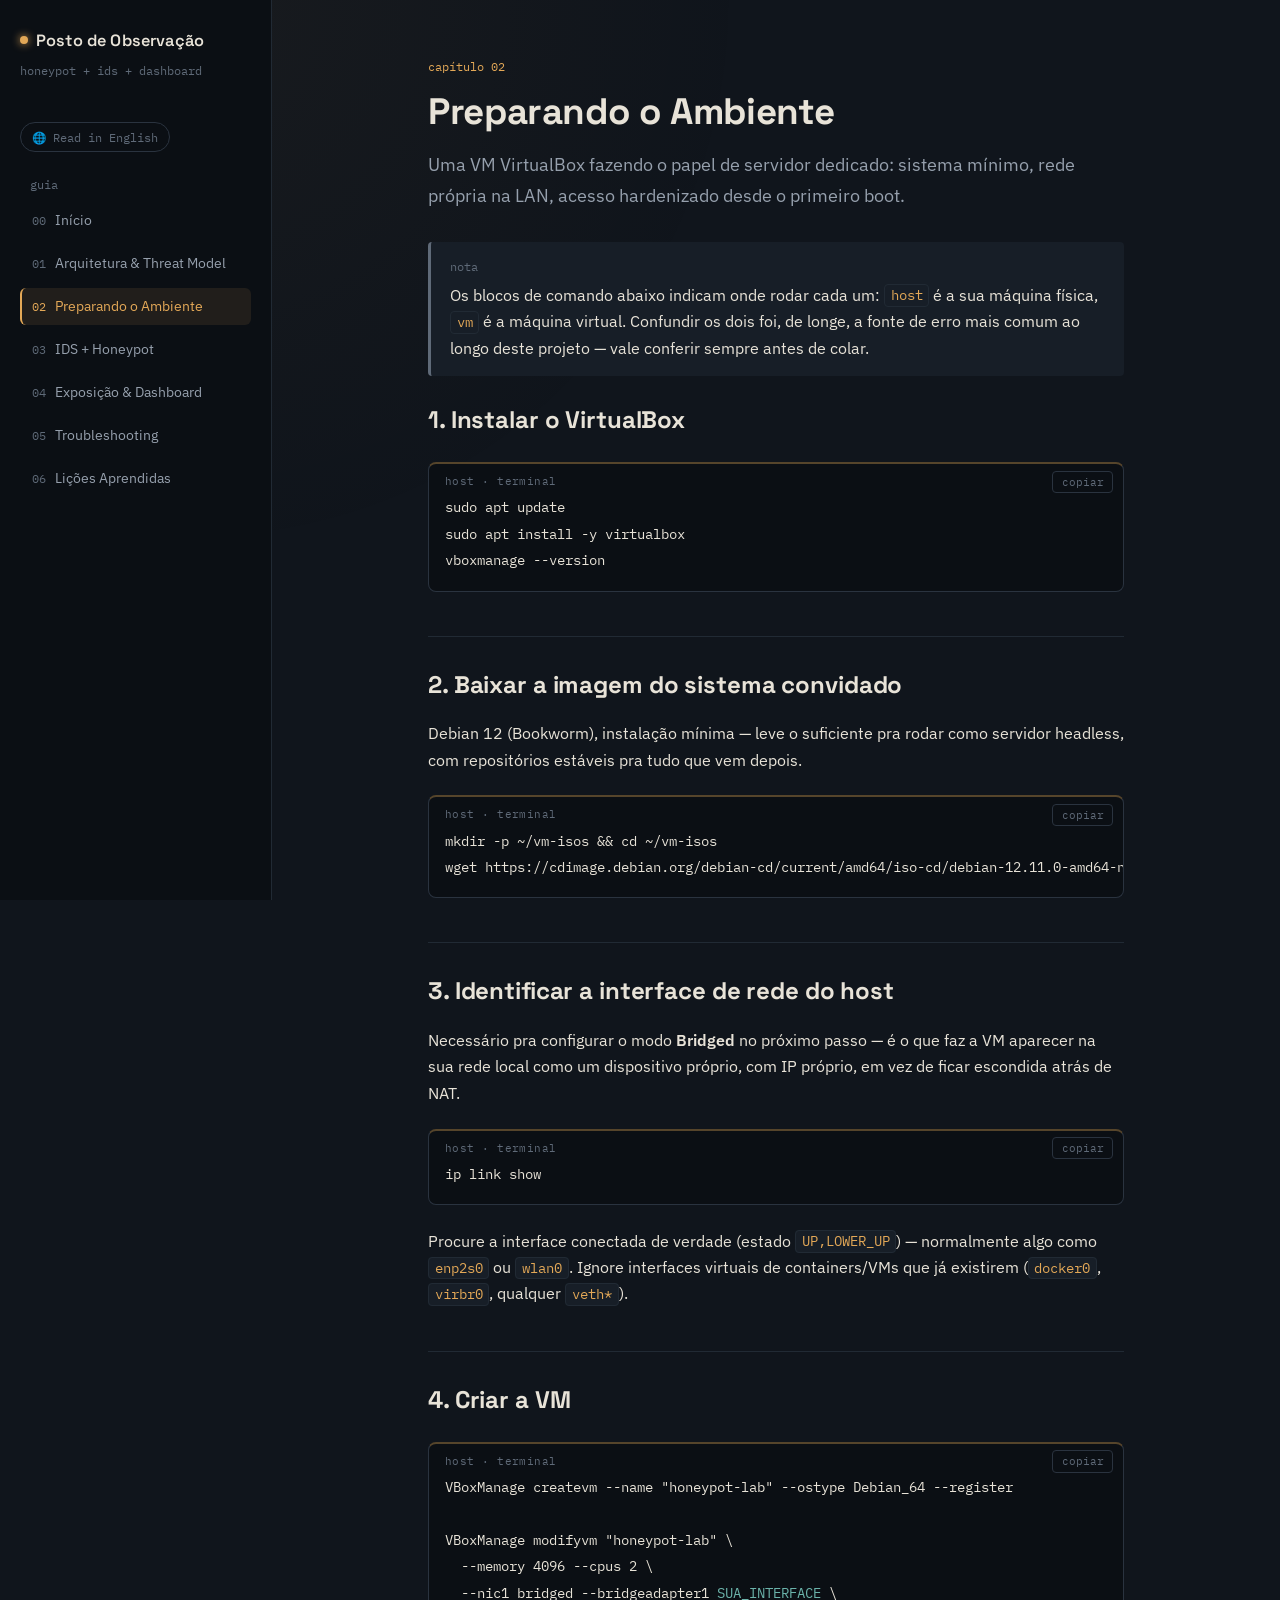
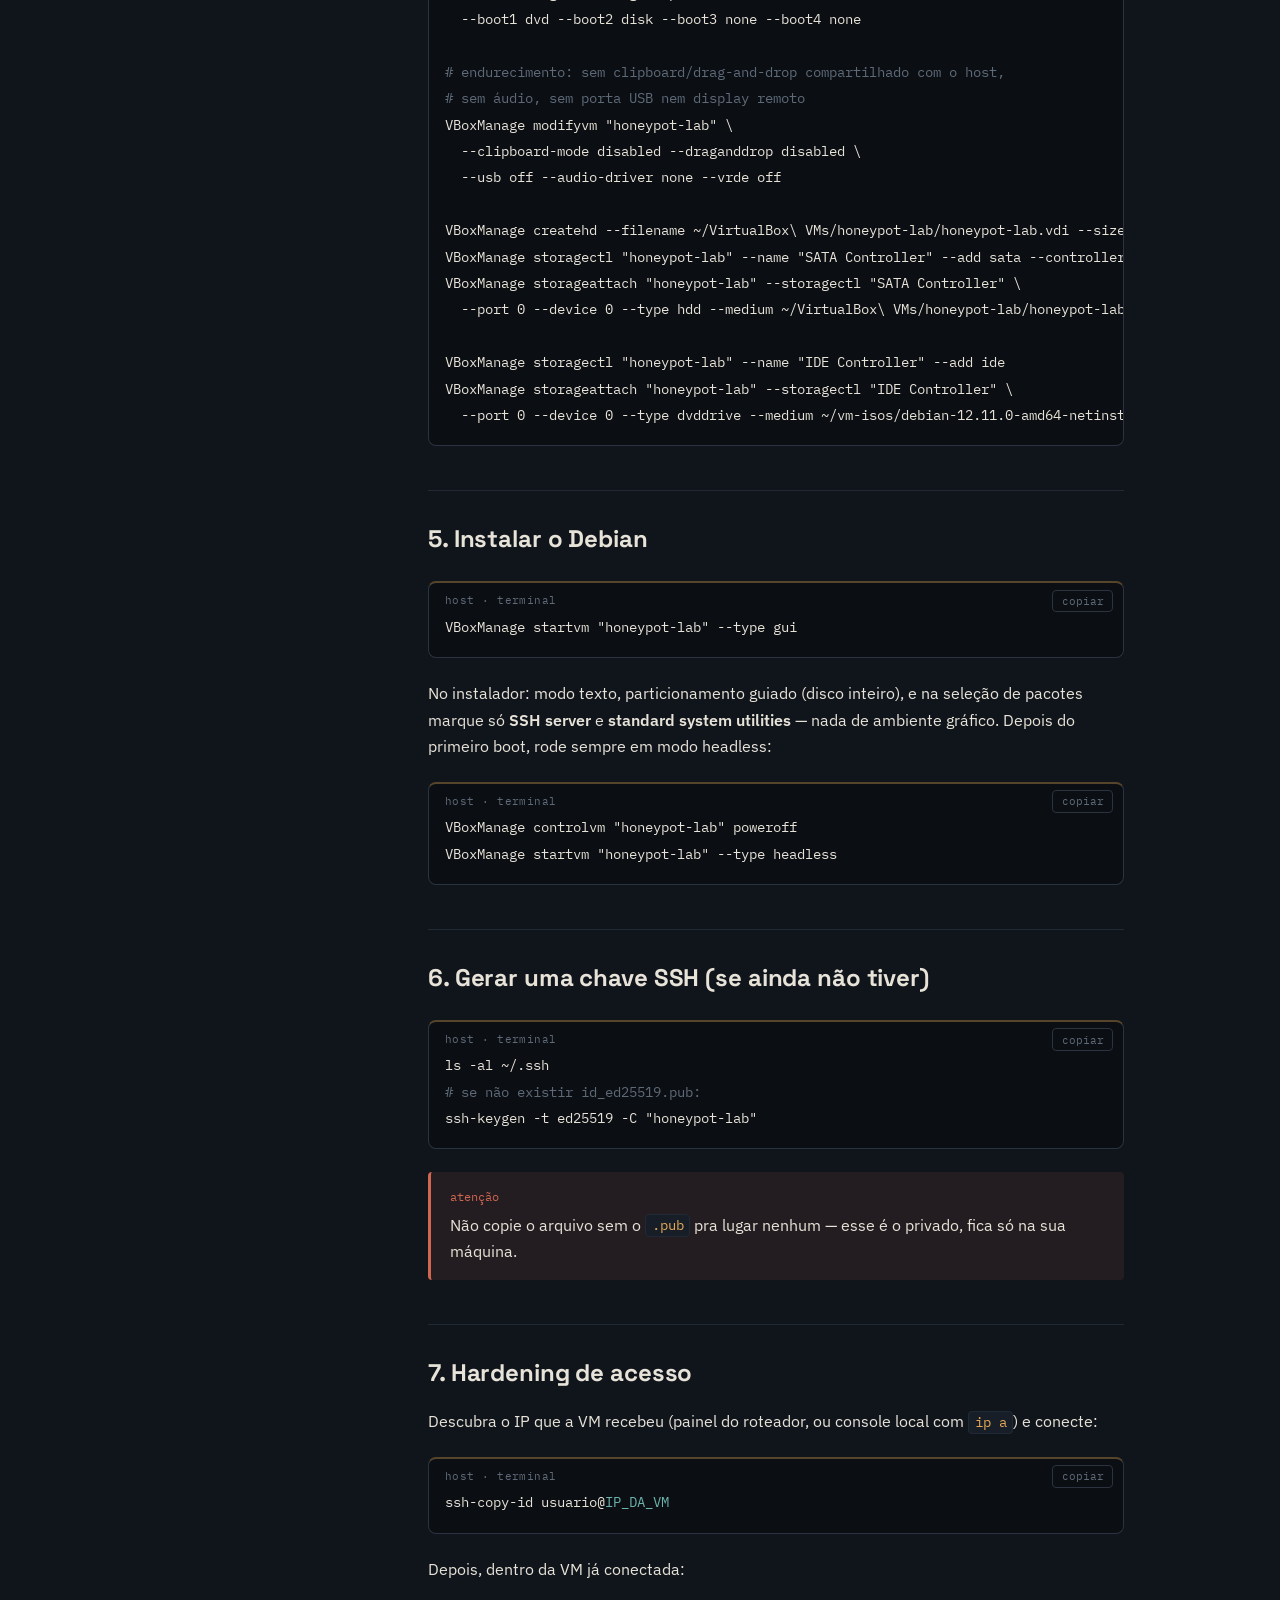
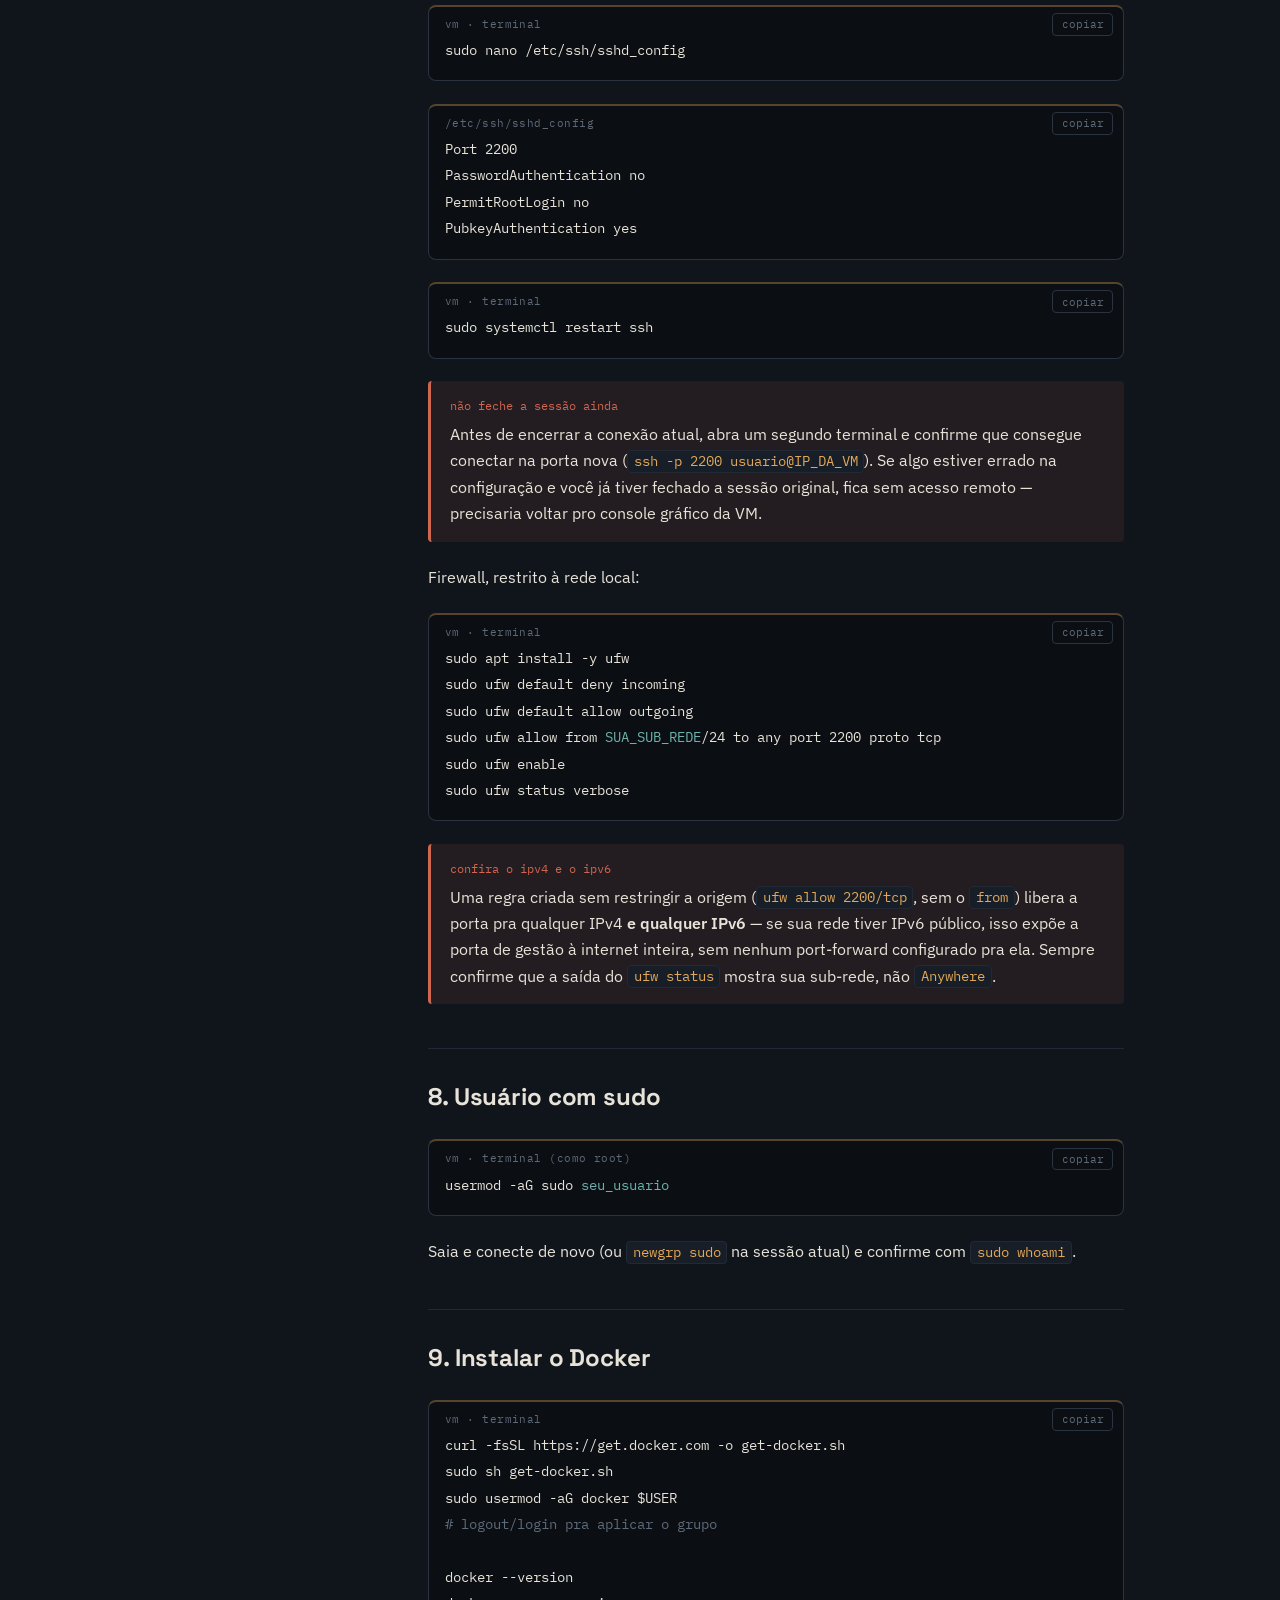
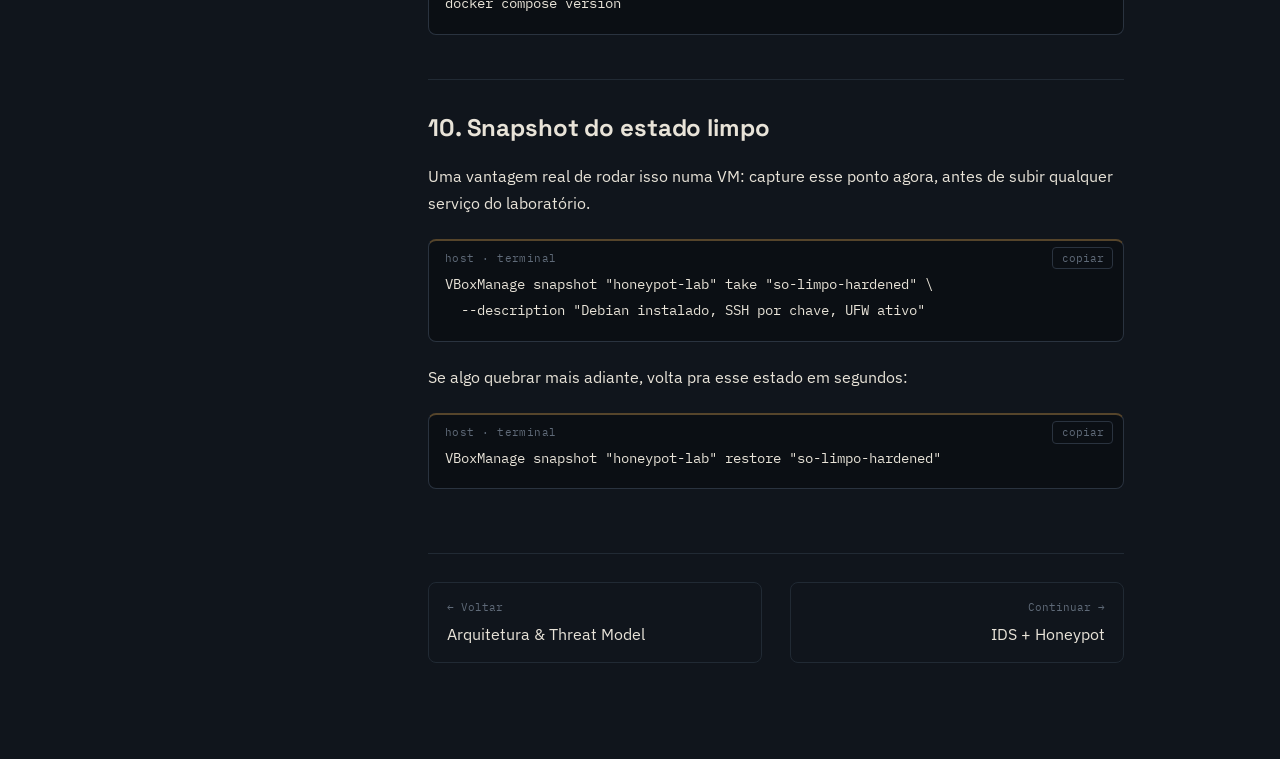
<file: 02-ambiente.html>
<!DOCTYPE html>
<html lang="pt-BR">
<head>
<meta charset="UTF-8">
<meta name="viewport" content="width=device-width, initial-scale=1.0">
<title>Preparando o Ambiente — Posto de Observação</title>
<link rel="stylesheet" href="styles.css">
</head>
<body>
<div class="shell">

  <nav class="sidebar">
    <div class="sidebar-brand"><span class="dot"></span><span>Posto de Observação</span></div>
    <span class="sidebar-tag">honeypot + ids + dashboard</span>
    <a class="lang-toggle" href="en/02-environment.html">🌐 Read in English</a>

    <div class="nav-group-label">guia</div>
    <ul class="nav-list">
      <li><a href="index.html"><span class="n">00</span> Início</a></li>
      <li><a href="01-arquitetura.html"><span class="n">01</span> Arquitetura &amp; Threat Model</a></li>
      <li><a href="02-ambiente.html" class="active"><span class="n">02</span> Preparando o Ambiente</a></li>
      <li><a href="03-suricata-cowrie.html"><span class="n">03</span> IDS + Honeypot</a></li>
      <li><a href="04-exposicao-dashboard.html"><span class="n">04</span> Exposição &amp; Dashboard</a></li>
      <li><a href="05-troubleshooting.html"><span class="n">05</span> Troubleshooting</a></li>
      <li><a href="06-licoes.html"><span class="n">06</span> Lições Aprendidas</a></li>
    </ul>
  </nav>

  <div class="main">
    <div class="topbar">
      <button data-sidebar-toggle aria-label="Abrir menu">≡</button>
      <span class="sidebar-tag" style="margin:0;">Posto de Observação</span>
    </div>

    <div class="content">
      <p class="eyebrow">capítulo 02</p>
      <h1>Preparando o Ambiente</h1>
      <p class="lede">Uma VM VirtualBox fazendo o papel de servidor dedicado: sistema mínimo, rede própria na LAN, acesso hardenizado desde o primeiro boot.</p>

      <div class="callout callout--note">
        <span class="label">nota</span>
        <p>Os blocos de comando abaixo indicam onde rodar cada um: <code>host</code> é a sua máquina física, <code>vm</code> é a máquina virtual. Confundir os dois foi, de longe, a fonte de erro mais comum ao longo deste projeto — vale conferir sempre antes de colar.</p>
      </div>

      <h2>1. Instalar o VirtualBox</h2>
      <div class="term" data-label="host · terminal">
<pre><code>sudo apt update
sudo apt install -y virtualbox
vboxmanage --version</code></pre>
      </div>

      <h2>2. Baixar a imagem do sistema convidado</h2>
      <p>Debian 12 (Bookworm), instalação mínima — leve o suficiente pra rodar como servidor headless, com repositórios estáveis pra tudo que vem depois.</p>
      <div class="term" data-label="host · terminal">
<pre><code>mkdir -p ~/vm-isos &amp;&amp; cd ~/vm-isos
wget https://cdimage.debian.org/debian-cd/current/amd64/iso-cd/debian-12.11.0-amd64-netinst.iso</code></pre>
      </div>

      <h2>3. Identificar a interface de rede do host</h2>
      <p>Necessário pra configurar o modo <strong>Bridged</strong> no próximo passo — é o que faz a VM aparecer na sua rede local como um dispositivo próprio, com IP próprio, em vez de ficar escondida atrás de NAT.</p>
      <div class="term" data-label="host · terminal">
<pre><code>ip link show</code></pre>
      </div>
      <p>Procure a interface conectada de verdade (estado <code>UP,LOWER_UP</code>) — normalmente algo como <code>enp2s0</code> ou <code>wlan0</code>. Ignore interfaces virtuais de containers/VMs que já existirem (<code>docker0</code>, <code>virbr0</code>, qualquer <code>veth*</code>).</p>

      <h2>4. Criar a VM</h2>
      <div class="term" data-label="host · terminal">
<pre><code>VBoxManage createvm --name "honeypot-lab" --ostype Debian_64 --register

VBoxManage modifyvm "honeypot-lab" \
  --memory 4096 --cpus 2 \
  --nic1 bridged --bridgeadapter1 <span class="v">SUA_INTERFACE</span> \
  --boot1 dvd --boot2 disk --boot3 none --boot4 none

<span class="c"># endurecimento: sem clipboard/drag-and-drop compartilhado com o host,
# sem áudio, sem porta USB nem display remoto</span>
VBoxManage modifyvm "honeypot-lab" \
  --clipboard-mode disabled --draganddrop disabled \
  --usb off --audio-driver none --vrde off

VBoxManage createhd --filename ~/VirtualBox\ VMs/honeypot-lab/honeypot-lab.vdi --size 20000
VBoxManage storagectl "honeypot-lab" --name "SATA Controller" --add sata --controller IntelAhci
VBoxManage storageattach "honeypot-lab" --storagectl "SATA Controller" \
  --port 0 --device 0 --type hdd --medium ~/VirtualBox\ VMs/honeypot-lab/honeypot-lab.vdi

VBoxManage storagectl "honeypot-lab" --name "IDE Controller" --add ide
VBoxManage storageattach "honeypot-lab" --storagectl "IDE Controller" \
  --port 0 --device 0 --type dvddrive --medium ~/vm-isos/debian-12.11.0-amd64-netinst.iso</code></pre>
      </div>

      <h2>5. Instalar o Debian</h2>
      <div class="term" data-label="host · terminal">
<pre><code>VBoxManage startvm "honeypot-lab" --type gui</code></pre>
      </div>
      <p>No instalador: modo texto, particionamento guiado (disco inteiro), e na seleção de pacotes marque só <strong>SSH server</strong> e <strong>standard system utilities</strong> — nada de ambiente gráfico. Depois do primeiro boot, rode sempre em modo headless:</p>
      <div class="term" data-label="host · terminal">
<pre><code>VBoxManage controlvm "honeypot-lab" poweroff
VBoxManage startvm "honeypot-lab" --type headless</code></pre>
      </div>

      <h2>6. Gerar uma chave SSH (se ainda não tiver)</h2>
      <div class="term" data-label="host · terminal">
<pre><code>ls -al ~/.ssh
<span class="c"># se não existir id_ed25519.pub:</span>
ssh-keygen -t ed25519 -C "honeypot-lab"</code></pre>
      </div>
      <div class="callout callout--warn">
        <span class="label">atenção</span>
        <p>Não copie o arquivo sem o <code>.pub</code> pra lugar nenhum — esse é o privado, fica só na sua máquina.</p>
      </div>

      <h2>7. Hardening de acesso</h2>
      <p>Descubra o IP que a VM recebeu (painel do roteador, ou console local com <code>ip a</code>) e conecte:</p>
      <div class="term" data-label="host · terminal">
<pre><code>ssh-copy-id usuario@<span class="v">IP_DA_VM</span></code></pre>
      </div>
      <p>Depois, dentro da VM já conectada:</p>
      <div class="term" data-label="vm · terminal">
<pre><code>sudo nano /etc/ssh/sshd_config</code></pre>
      </div>
      <div class="term" data-label="/etc/ssh/sshd_config">
<pre><code>Port 2200
PasswordAuthentication no
PermitRootLogin no
PubkeyAuthentication yes</code></pre>
      </div>
      <div class="term" data-label="vm · terminal">
<pre><code>sudo systemctl restart ssh</code></pre>
      </div>

      <div class="callout callout--warn">
        <span class="label">não feche a sessão ainda</span>
        <p>Antes de encerrar a conexão atual, abra um segundo terminal e confirme que consegue conectar na porta nova (<code>ssh -p 2200 usuario@IP_DA_VM</code>). Se algo estiver errado na configuração e você já tiver fechado a sessão original, fica sem acesso remoto — precisaria voltar pro console gráfico da VM.</p>
      </div>

      <p>Firewall, restrito à rede local:</p>
      <div class="term" data-label="vm · terminal">
<pre><code>sudo apt install -y ufw
sudo ufw default deny incoming
sudo ufw default allow outgoing
sudo ufw allow from <span class="v">SUA_SUB_REDE</span>/24 to any port 2200 proto tcp
sudo ufw enable
sudo ufw status verbose</code></pre>
      </div>

      <div class="callout callout--warn">
        <span class="label">confira o ipv4 e o ipv6</span>
        <p>Uma regra criada sem restringir a origem (<code>ufw allow 2200/tcp</code>, sem o <code>from</code>) libera a porta pra qualquer IPv4 <strong>e qualquer IPv6</strong> — se sua rede tiver IPv6 público, isso expõe a porta de gestão à internet inteira, sem nenhum port-forward configurado pra ela. Sempre confirme que a saída do <code>ufw status</code> mostra sua sub-rede, não <code>Anywhere</code>.</p>
      </div>

      <h2>8. Usuário com sudo</h2>
      <div class="term" data-label="vm · terminal (como root)">
<pre><code>usermod -aG sudo <span class="v">seu_usuario</span></code></pre>
      </div>
      <p>Saia e conecte de novo (ou <code>newgrp sudo</code> na sessão atual) e confirme com <code>sudo whoami</code>.</p>

      <h2>9. Instalar o Docker</h2>
      <div class="term" data-label="vm · terminal">
<pre><code>curl -fsSL https://get.docker.com -o get-docker.sh
sudo sh get-docker.sh
sudo usermod -aG docker $USER
<span class="c"># logout/login pra aplicar o grupo</span>

docker --version
docker compose version</code></pre>
      </div>

      <h2>10. Snapshot do estado limpo</h2>
      <p>Uma vantagem real de rodar isso numa VM: capture esse ponto agora, antes de subir qualquer serviço do laboratório.</p>
      <div class="term" data-label="host · terminal">
<pre><code>VBoxManage snapshot "honeypot-lab" take "so-limpo-hardened" \
  --description "Debian instalado, SSH por chave, UFW ativo"</code></pre>
      </div>
      <p>Se algo quebrar mais adiante, volta pra esse estado em segundos:</p>
      <div class="term" data-label="host · terminal">
<pre><code>VBoxManage snapshot "honeypot-lab" restore "so-limpo-hardened"</code></pre>
      </div>

      <div class="page-nav">
        <a class="prev" href="01-arquitetura.html"><span class="dir">← Voltar</span>Arquitetura &amp; Threat Model</a>
        <a class="next" href="03-suricata-cowrie.html"><span class="dir">Continuar →</span>IDS + Honeypot</a>
      </div>
    </div>
  </div>
</div>
<script src="script.js"></script>
</body>
</html>
</file>
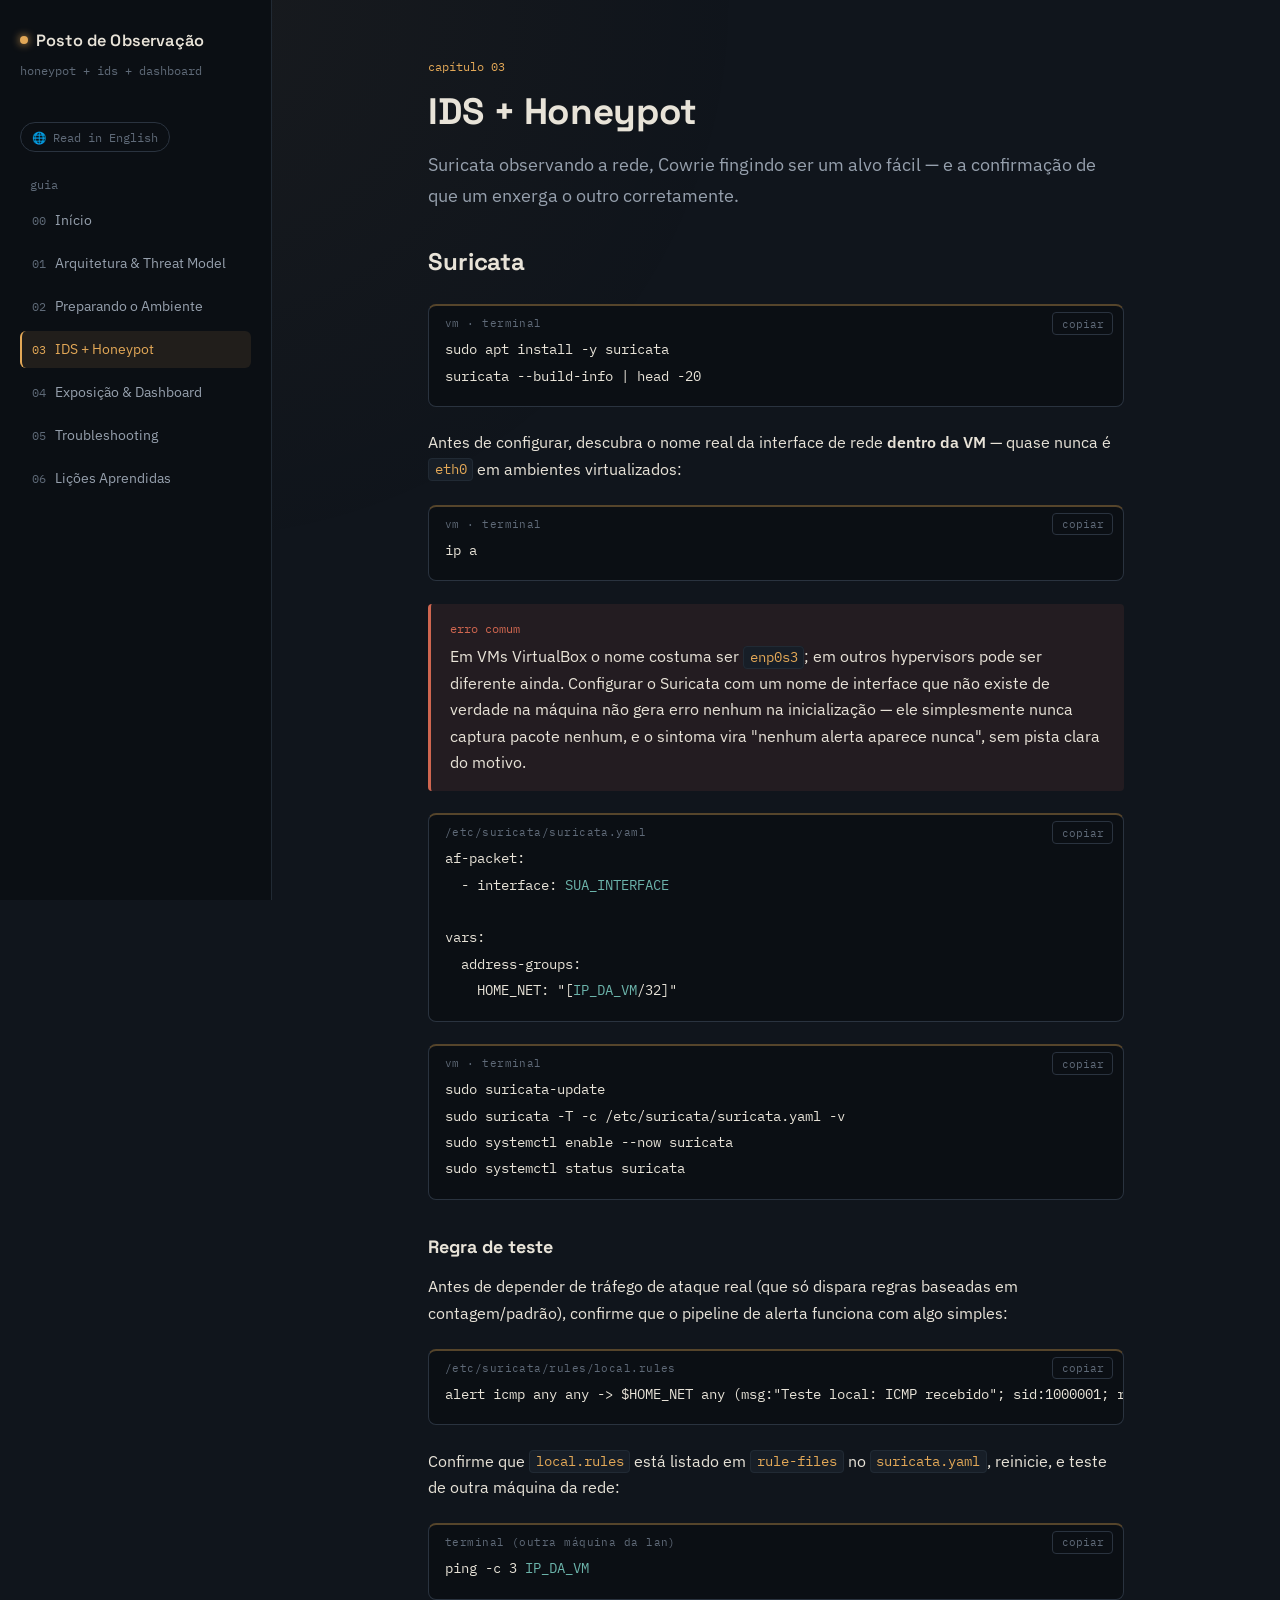
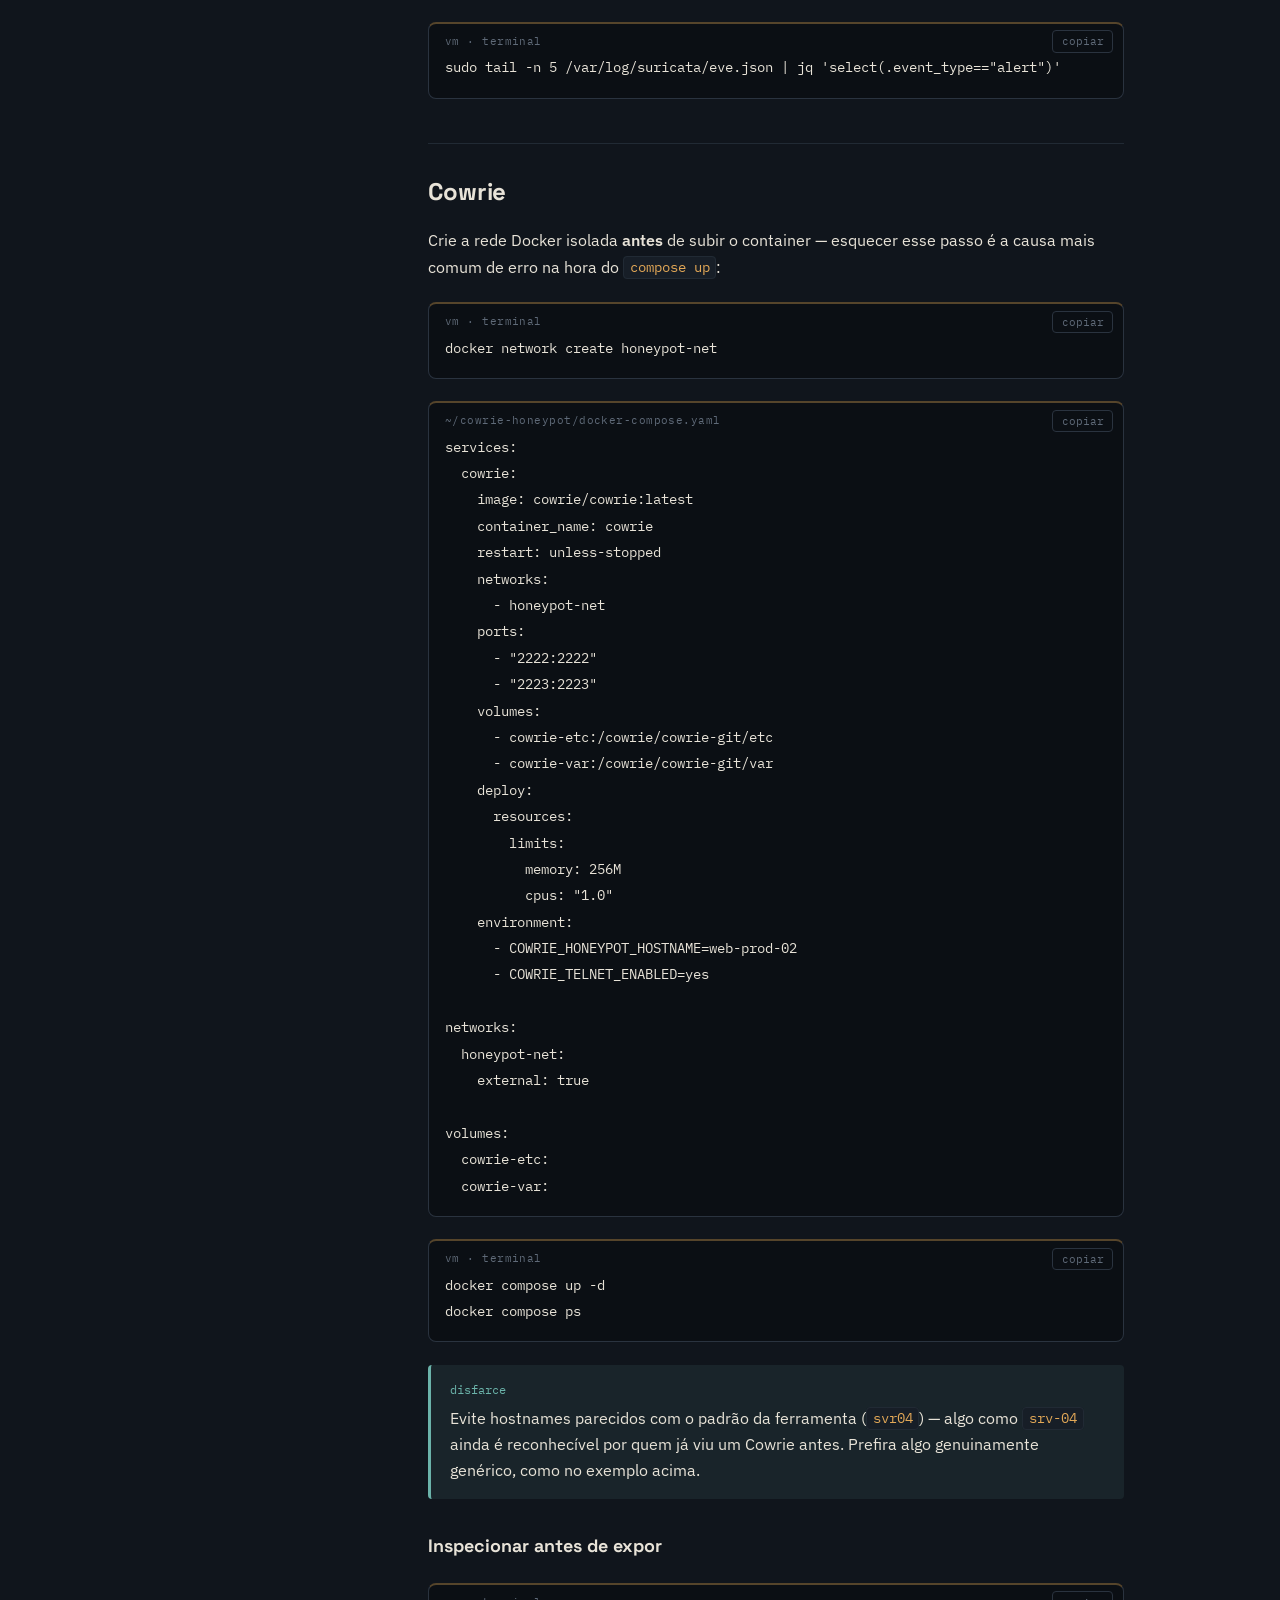
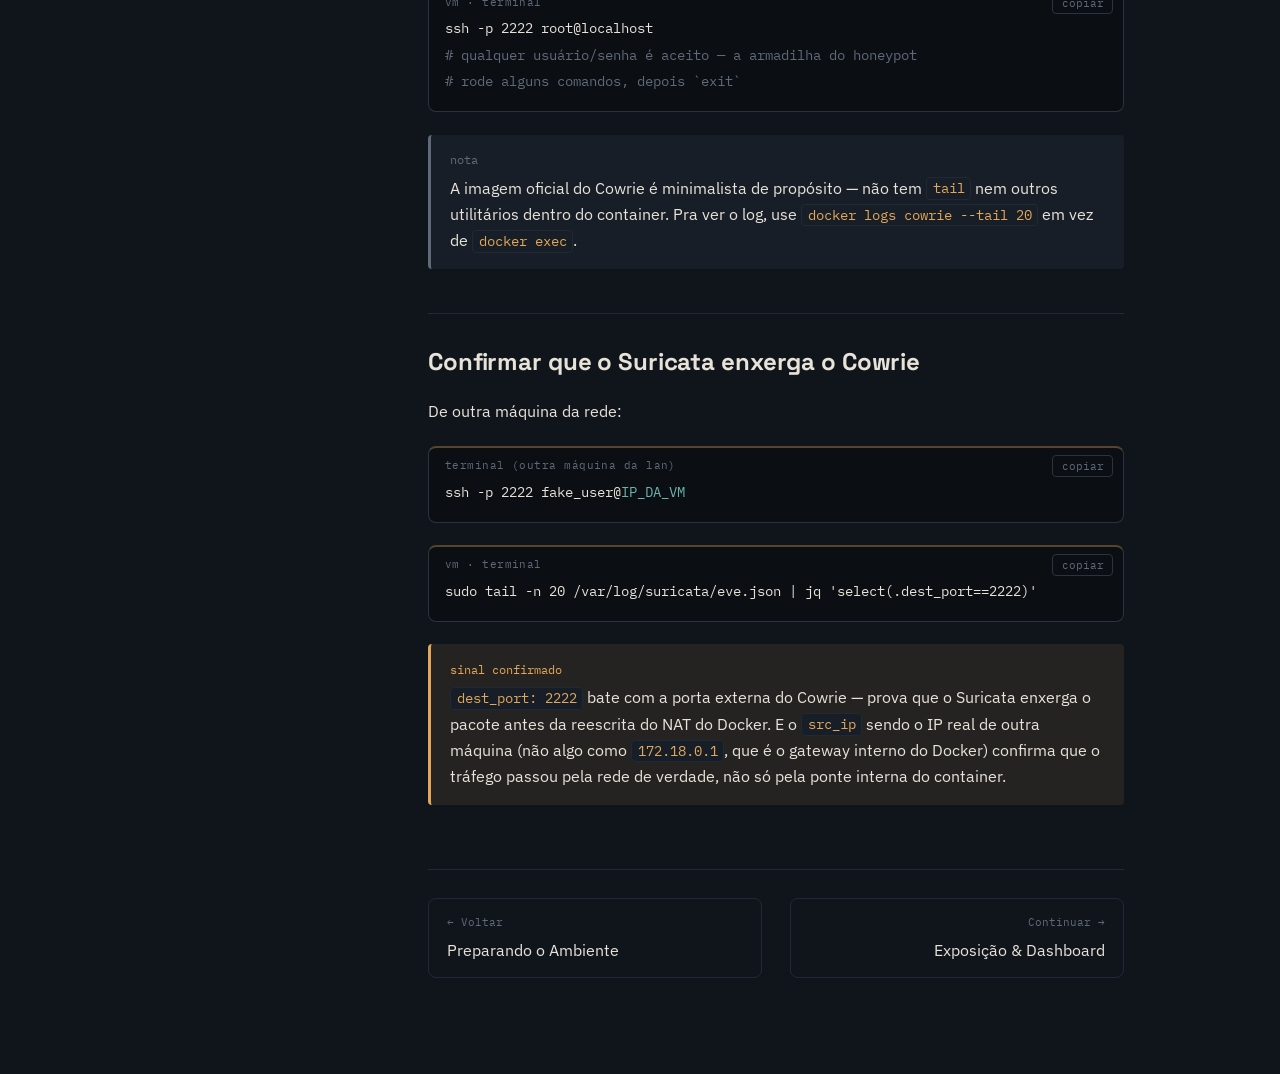
<file: 03-suricata-cowrie.html>
<!DOCTYPE html>
<html lang="pt-BR">
<head>
<meta charset="UTF-8">
<meta name="viewport" content="width=device-width, initial-scale=1.0">
<title>IDS + Honeypot — Posto de Observação</title>
<link rel="stylesheet" href="styles.css">
</head>
<body>
<div class="shell">

  <nav class="sidebar">
    <div class="sidebar-brand"><span class="dot"></span><span>Posto de Observação</span></div>
    <span class="sidebar-tag">honeypot + ids + dashboard</span>
    <a class="lang-toggle" href="en/03-suricata-cowrie.html">🌐 Read in English</a>

    <div class="nav-group-label">guia</div>
    <ul class="nav-list">
      <li><a href="index.html"><span class="n">00</span> Início</a></li>
      <li><a href="01-arquitetura.html"><span class="n">01</span> Arquitetura &amp; Threat Model</a></li>
      <li><a href="02-ambiente.html"><span class="n">02</span> Preparando o Ambiente</a></li>
      <li><a href="03-suricata-cowrie.html" class="active"><span class="n">03</span> IDS + Honeypot</a></li>
      <li><a href="04-exposicao-dashboard.html"><span class="n">04</span> Exposição &amp; Dashboard</a></li>
      <li><a href="05-troubleshooting.html"><span class="n">05</span> Troubleshooting</a></li>
      <li><a href="06-licoes.html"><span class="n">06</span> Lições Aprendidas</a></li>
    </ul>
  </nav>

  <div class="main">
    <div class="topbar">
      <button data-sidebar-toggle aria-label="Abrir menu">≡</button>
      <span class="sidebar-tag" style="margin:0;">Posto de Observação</span>
    </div>

    <div class="content">
      <p class="eyebrow">capítulo 03</p>
      <h1>IDS + Honeypot</h1>
      <p class="lede">Suricata observando a rede, Cowrie fingindo ser um alvo fácil — e a confirmação de que um enxerga o outro corretamente.</p>

      <h2>Suricata</h2>
      <div class="term" data-label="vm · terminal">
<pre><code>sudo apt install -y suricata
suricata --build-info | head -20</code></pre>
      </div>

      <p>Antes de configurar, descubra o nome real da interface de rede <strong>dentro da VM</strong> — quase nunca é <code>eth0</code> em ambientes virtualizados:</p>
      <div class="term" data-label="vm · terminal">
<pre><code>ip a</code></pre>
      </div>

      <div class="callout callout--warn">
        <span class="label">erro comum</span>
        <p>Em VMs VirtualBox o nome costuma ser <code>enp0s3</code>; em outros hypervisors pode ser diferente ainda. Configurar o Suricata com um nome de interface que não existe de verdade na máquina não gera erro nenhum na inicialização — ele simplesmente nunca captura pacote nenhum, e o sintoma vira "nenhum alerta aparece nunca", sem pista clara do motivo.</p>
      </div>

      <div class="term" data-label="/etc/suricata/suricata.yaml">
<pre><code>af-packet:
  - interface: <span class="v">SUA_INTERFACE</span>

vars:
  address-groups:
    HOME_NET: "[<span class="v">IP_DA_VM</span>/32]"</code></pre>
      </div>

      <div class="term" data-label="vm · terminal">
<pre><code>sudo suricata-update
sudo suricata -T -c /etc/suricata/suricata.yaml -v
sudo systemctl enable --now suricata
sudo systemctl status suricata</code></pre>
      </div>

      <h3>Regra de teste</h3>
      <p>Antes de depender de tráfego de ataque real (que só dispara regras baseadas em contagem/padrão), confirme que o pipeline de alerta funciona com algo simples:</p>
      <div class="term" data-label="/etc/suricata/rules/local.rules">
<pre><code>alert icmp any any -> $HOME_NET any (msg:"Teste local: ICMP recebido"; sid:1000001; rev:1;)</code></pre>
      </div>
      <p>Confirme que <code>local.rules</code> está listado em <code>rule-files</code> no <code>suricata.yaml</code>, reinicie, e teste de outra máquina da rede:</p>
      <div class="term" data-label="terminal (outra máquina da lan)">
<pre><code>ping -c 3 <span class="v">IP_DA_VM</span></code></pre>
      </div>
      <div class="term" data-label="vm · terminal">
<pre><code>sudo tail -n 5 /var/log/suricata/eve.json | jq 'select(.event_type=="alert")'</code></pre>
      </div>

      <h2>Cowrie</h2>
      <p>Crie a rede Docker isolada <strong>antes</strong> de subir o container — esquecer esse passo é a causa mais comum de erro na hora do <code>compose up</code>:</p>
      <div class="term" data-label="vm · terminal">
<pre><code>docker network create honeypot-net</code></pre>
      </div>

      <div class="term" data-label="~/cowrie-honeypot/docker-compose.yaml">
<pre><code>services:
  cowrie:
    image: cowrie/cowrie:latest
    container_name: cowrie
    restart: unless-stopped
    networks:
      - honeypot-net
    ports:
      - "2222:2222"
      - "2223:2223"
    volumes:
      - cowrie-etc:/cowrie/cowrie-git/etc
      - cowrie-var:/cowrie/cowrie-git/var
    deploy:
      resources:
        limits:
          memory: 256M
          cpus: "1.0"
    environment:
      - COWRIE_HONEYPOT_HOSTNAME=web-prod-02
      - COWRIE_TELNET_ENABLED=yes

networks:
  honeypot-net:
    external: true

volumes:
  cowrie-etc:
  cowrie-var:</code></pre>
      </div>

      <div class="term" data-label="vm · terminal">
<pre><code>docker compose up -d
docker compose ps</code></pre>
      </div>

      <div class="callout callout--tip">
        <span class="label">disfarce</span>
        <p>Evite hostnames parecidos com o padrão da ferramenta (<code>svr04</code>) — algo como <code>srv-04</code> ainda é reconhecível por quem já viu um Cowrie antes. Prefira algo genuinamente genérico, como no exemplo acima.</p>
      </div>

      <h3>Inspecionar antes de expor</h3>
      <div class="term" data-label="vm · terminal">
<pre><code>ssh -p 2222 root@localhost
<span class="c"># qualquer usuário/senha é aceito — a armadilha do honeypot
# rode alguns comandos, depois `exit`</span></code></pre>
      </div>

      <div class="callout callout--note">
        <span class="label">nota</span>
        <p>A imagem oficial do Cowrie é minimalista de propósito — não tem <code>tail</code> nem outros utilitários dentro do container. Pra ver o log, use <code>docker logs cowrie --tail 20</code> em vez de <code>docker exec</code>.</p>
      </div>

      <h2>Confirmar que o Suricata enxerga o Cowrie</h2>
      <p>De outra máquina da rede:</p>
      <div class="term" data-label="terminal (outra máquina da lan)">
<pre><code>ssh -p 2222 fake_user@<span class="v">IP_DA_VM</span></code></pre>
      </div>
      <div class="term" data-label="vm · terminal">
<pre><code>sudo tail -n 20 /var/log/suricata/eve.json | jq 'select(.dest_port==2222)'</code></pre>
      </div>

      <div class="callout callout--signal">
        <span class="label">sinal confirmado</span>
        <p><code>dest_port: 2222</code> bate com a porta externa do Cowrie — prova que o Suricata enxerga o pacote antes da reescrita do NAT do Docker. E o <code>src_ip</code> sendo o IP real de outra máquina (não algo como <code>172.18.0.1</code>, que é o gateway interno do Docker) confirma que o tráfego passou pela rede de verdade, não só pela ponte interna do container.</p>
      </div>

      <div class="page-nav">
        <a class="prev" href="02-ambiente.html"><span class="dir">← Voltar</span>Preparando o Ambiente</a>
        <a class="next" href="04-exposicao-dashboard.html"><span class="dir">Continuar →</span>Exposição &amp; Dashboard</a>
      </div>
    </div>
  </div>
</div>
<script src="script.js"></script>
</body>
</html>
</file>
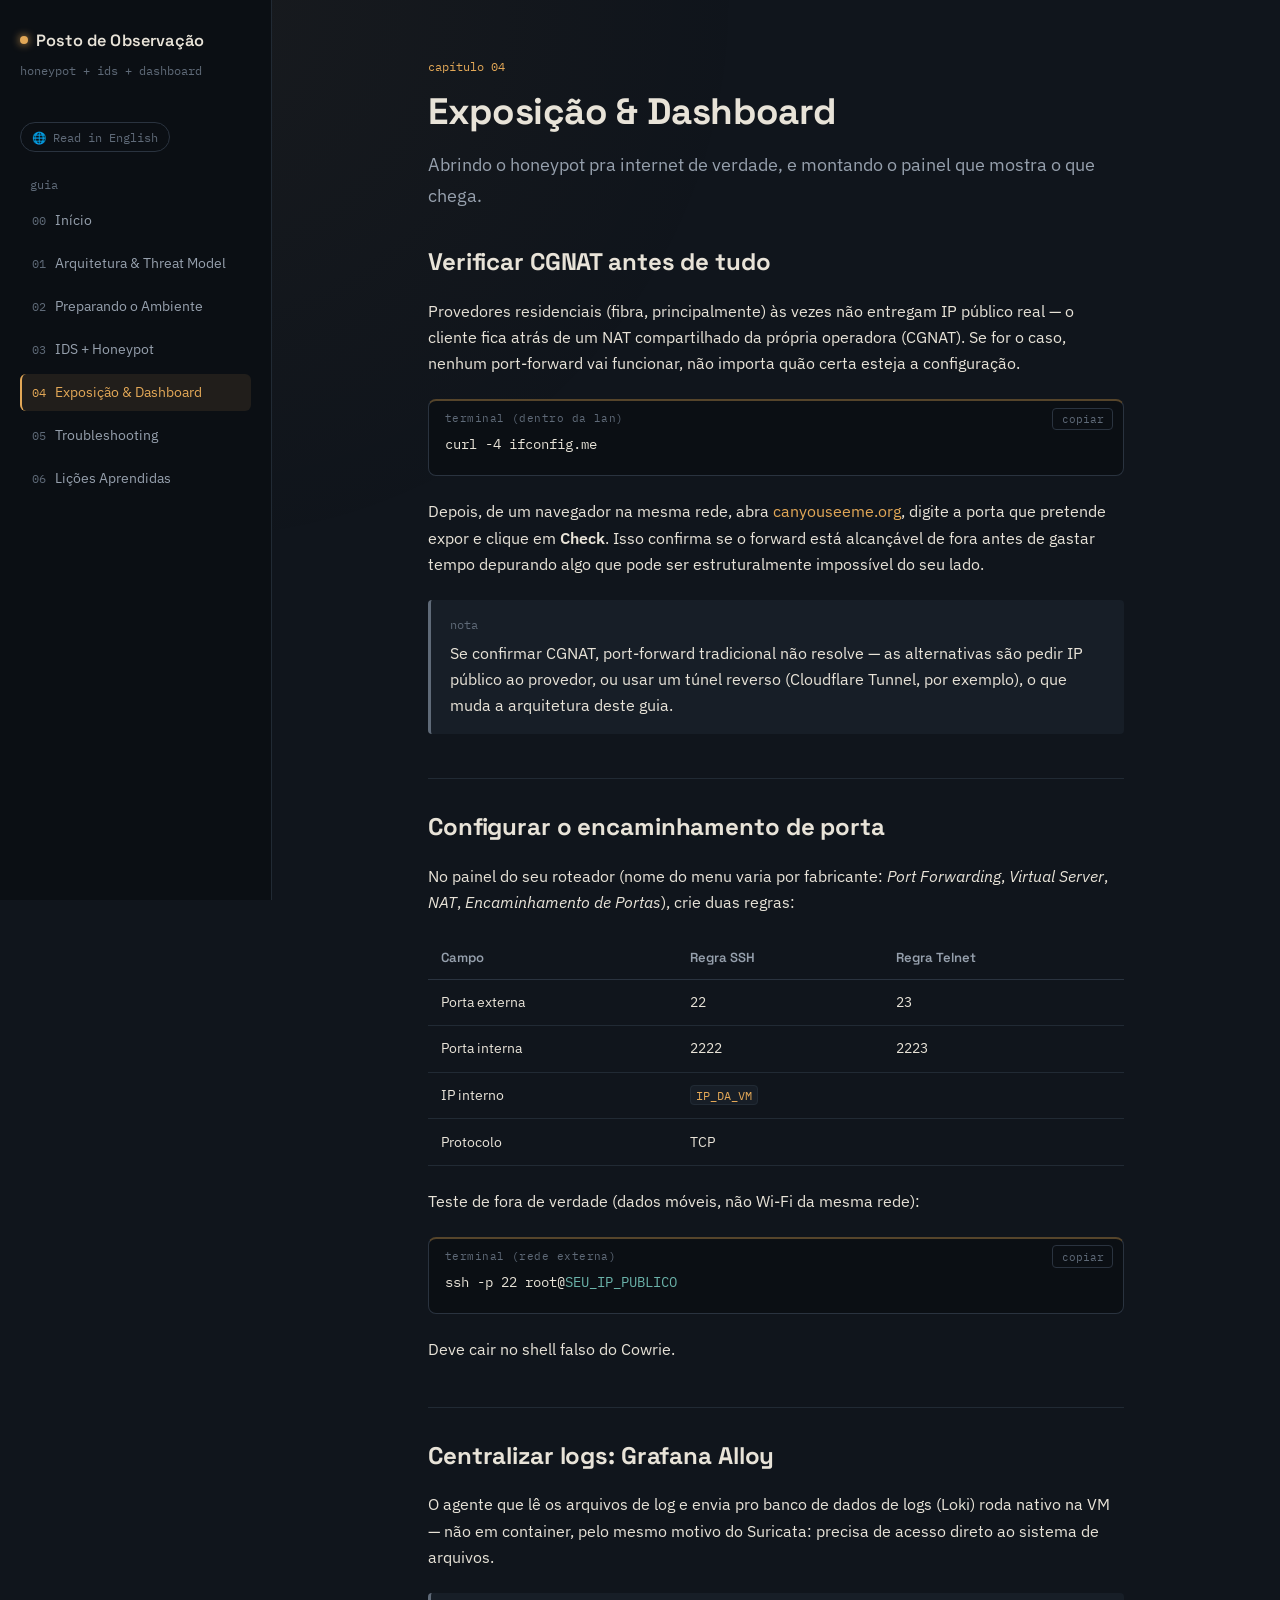
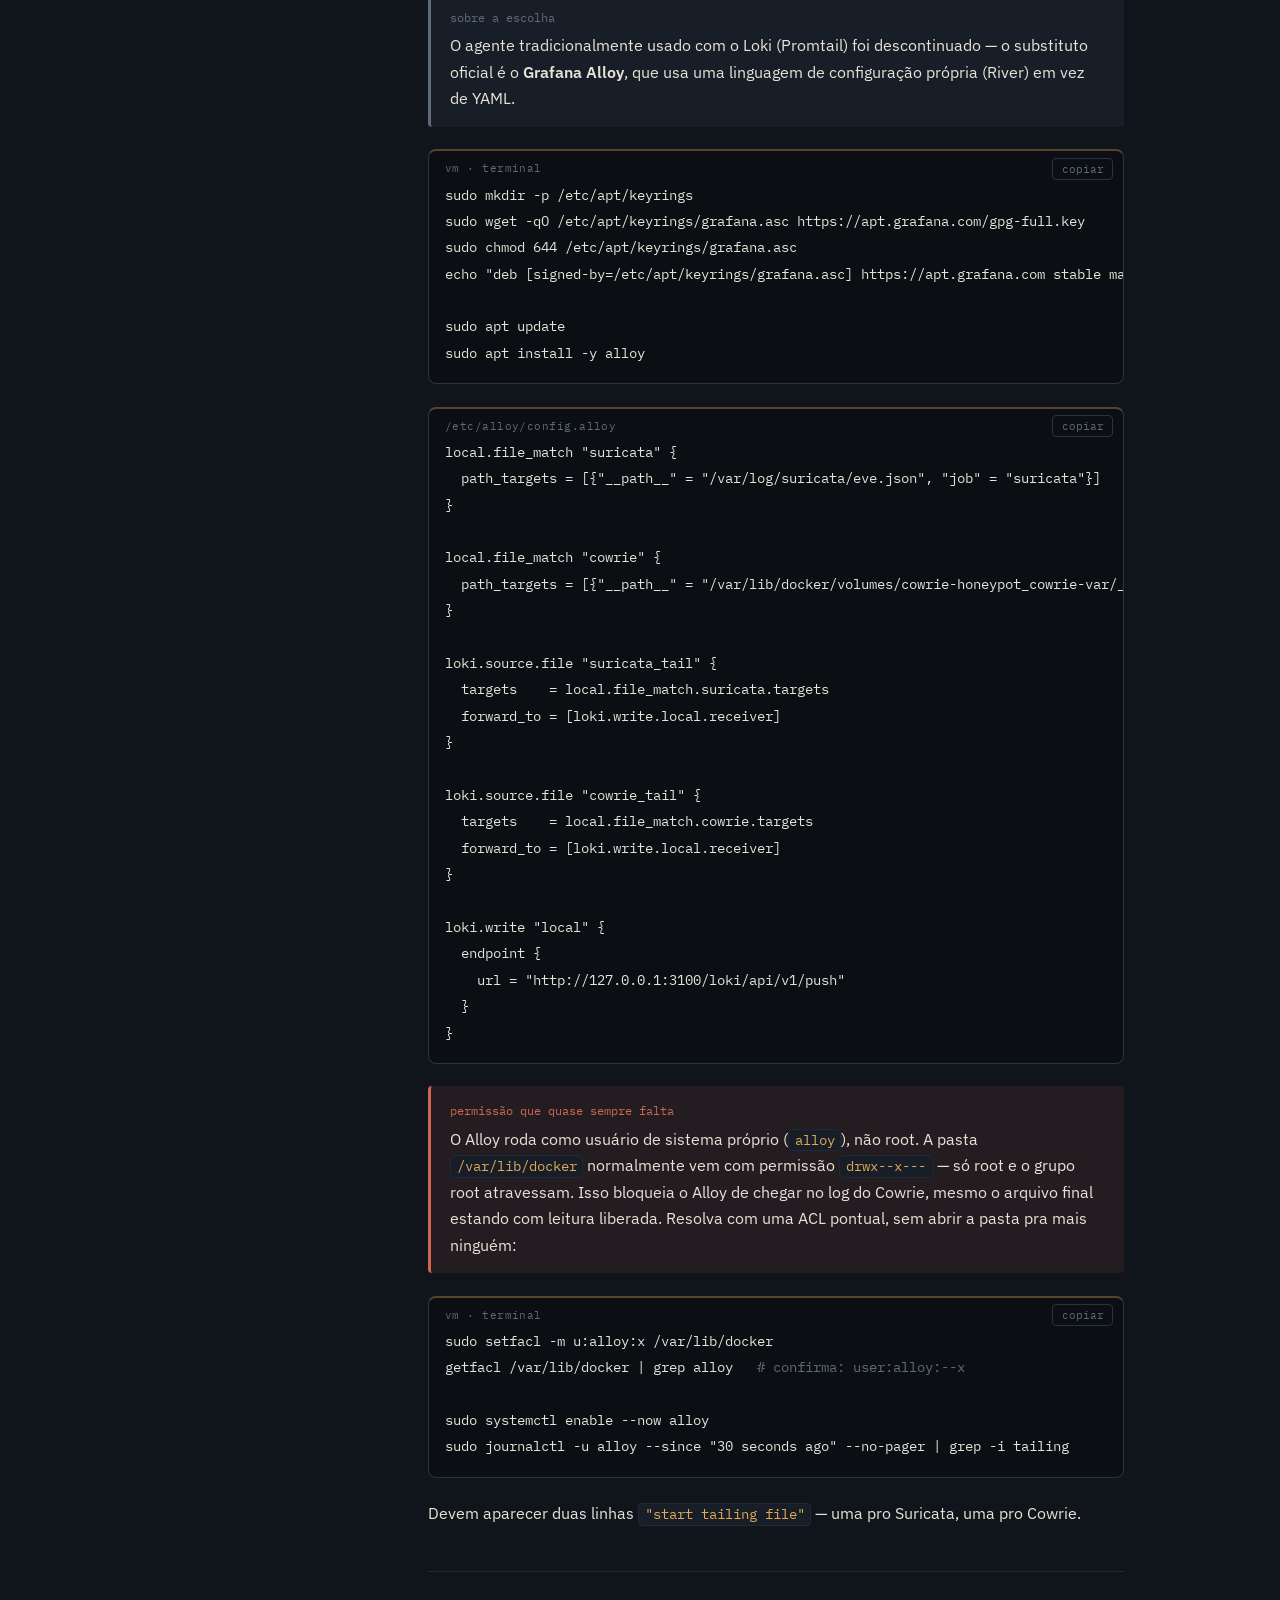
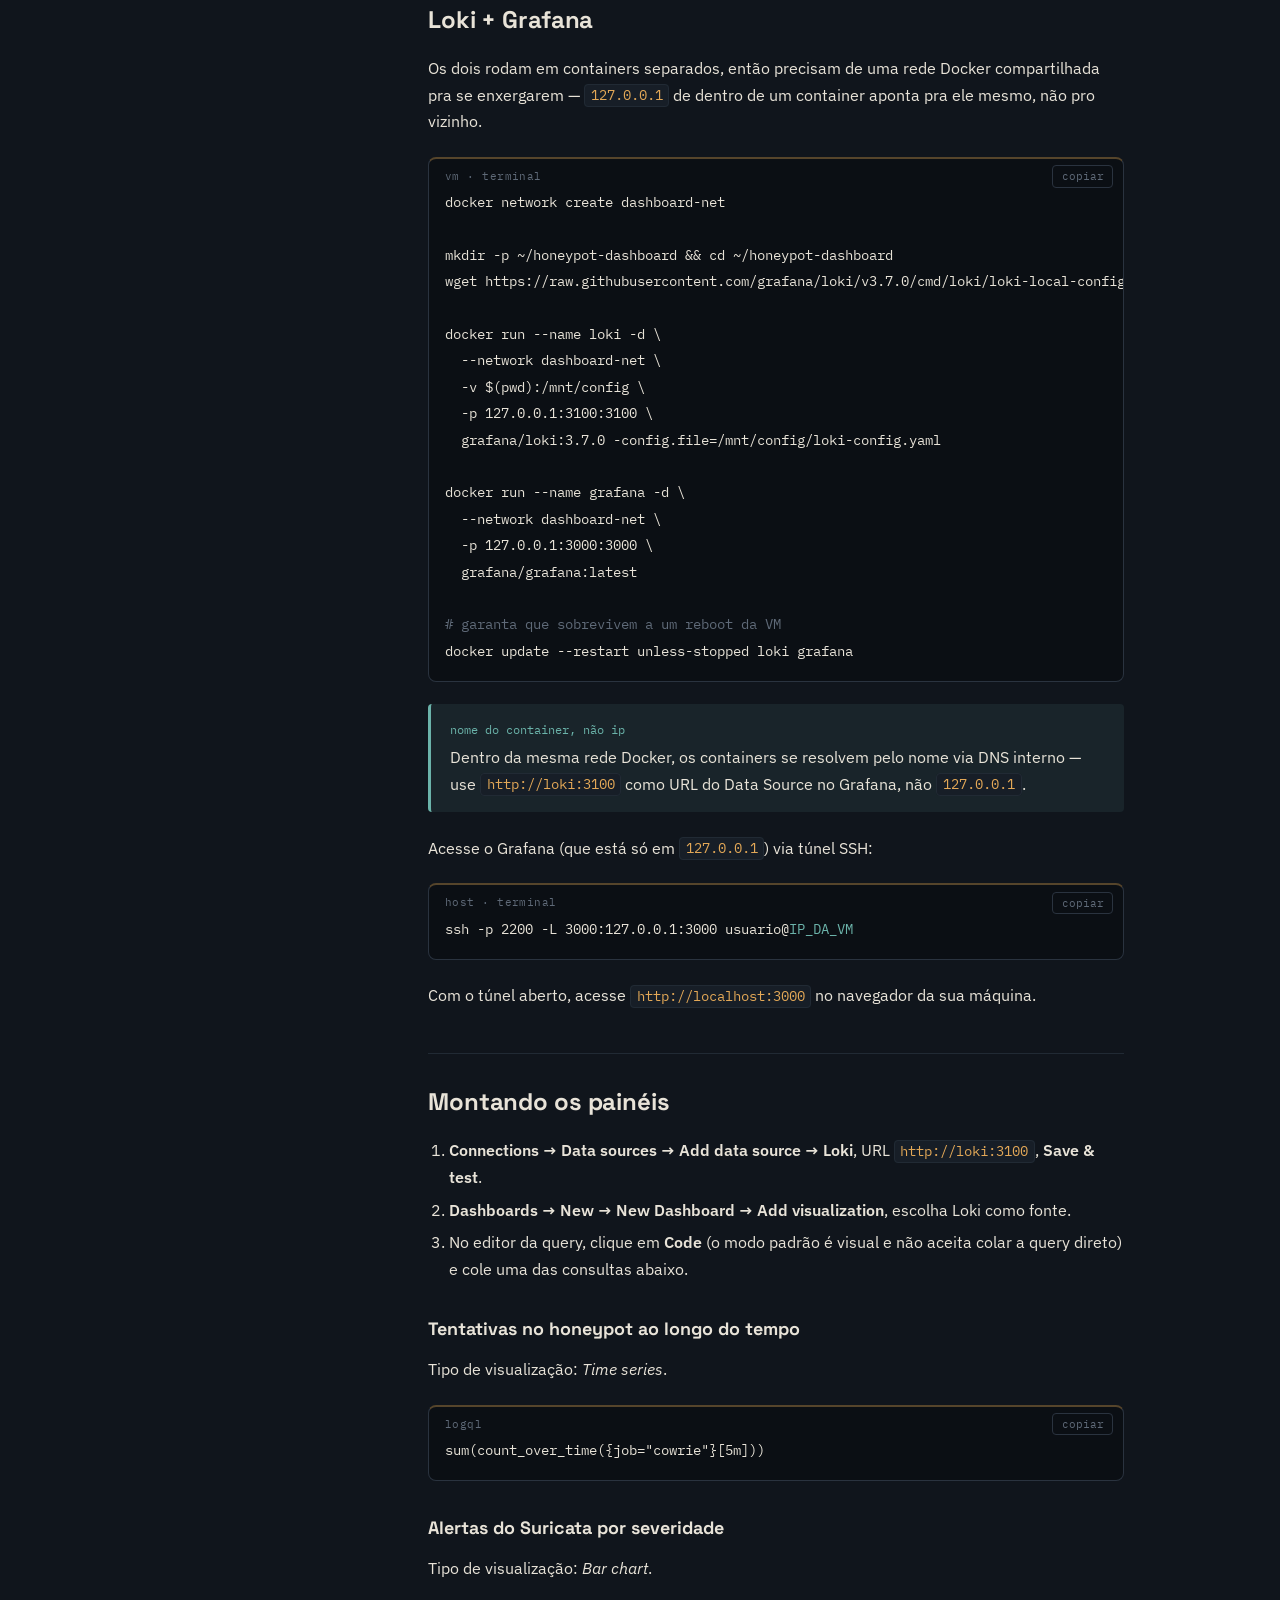
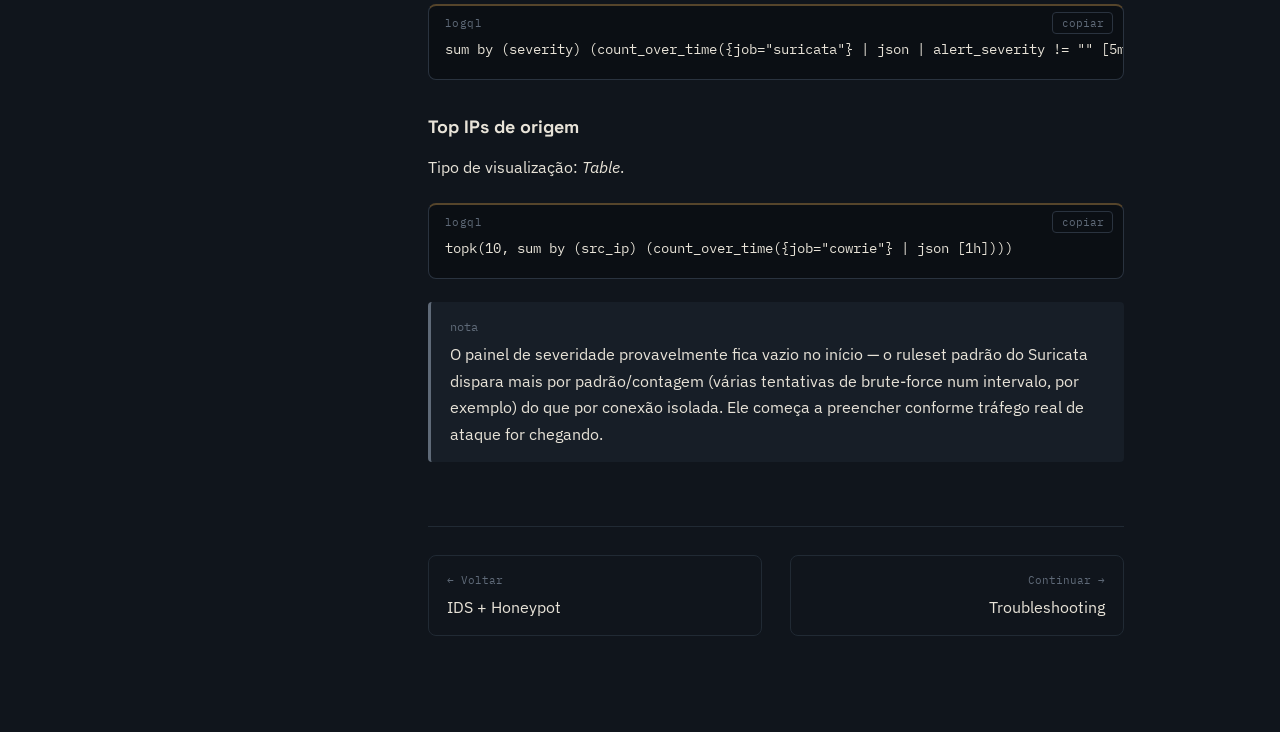
<file: 04-exposicao-dashboard.html>
<!DOCTYPE html>
<html lang="pt-BR">
<head>
<meta charset="UTF-8">
<meta name="viewport" content="width=device-width, initial-scale=1.0">
<title>Exposição &amp; Dashboard — Posto de Observação</title>
<link rel="stylesheet" href="styles.css">
</head>
<body>
<div class="shell">

  <nav class="sidebar">
    <div class="sidebar-brand"><span class="dot"></span><span>Posto de Observação</span></div>
    <span class="sidebar-tag">honeypot + ids + dashboard</span>
    <a class="lang-toggle" href="en/04-exposure-dashboard.html">🌐 Read in English</a>

    <div class="nav-group-label">guia</div>
    <ul class="nav-list">
      <li><a href="index.html"><span class="n">00</span> Início</a></li>
      <li><a href="01-arquitetura.html"><span class="n">01</span> Arquitetura &amp; Threat Model</a></li>
      <li><a href="02-ambiente.html"><span class="n">02</span> Preparando o Ambiente</a></li>
      <li><a href="03-suricata-cowrie.html"><span class="n">03</span> IDS + Honeypot</a></li>
      <li><a href="04-exposicao-dashboard.html" class="active"><span class="n">04</span> Exposição &amp; Dashboard</a></li>
      <li><a href="05-troubleshooting.html"><span class="n">05</span> Troubleshooting</a></li>
      <li><a href="06-licoes.html"><span class="n">06</span> Lições Aprendidas</a></li>
    </ul>
  </nav>

  <div class="main">
    <div class="topbar">
      <button data-sidebar-toggle aria-label="Abrir menu">≡</button>
      <span class="sidebar-tag" style="margin:0;">Posto de Observação</span>
    </div>

    <div class="content">
      <p class="eyebrow">capítulo 04</p>
      <h1>Exposição &amp; Dashboard</h1>
      <p class="lede">Abrindo o honeypot pra internet de verdade, e montando o painel que mostra o que chega.</p>

      <h2>Verificar CGNAT antes de tudo</h2>
      <p>Provedores residenciais (fibra, principalmente) às vezes não entregam IP público real — o cliente fica atrás de um NAT compartilhado da própria operadora (CGNAT). Se for o caso, nenhum port-forward vai funcionar, não importa quão certa esteja a configuração.</p>
      <div class="term" data-label="terminal (dentro da lan)">
<pre><code>curl -4 ifconfig.me</code></pre>
      </div>
      <p>Depois, de um navegador na mesma rede, abra <a href="https://canyouseeme.org" target="_blank" rel="noopener">canyouseeme.org</a>, digite a porta que pretende expor e clique em <strong>Check</strong>. Isso confirma se o forward está alcançável de fora antes de gastar tempo depurando algo que pode ser estruturalmente impossível do seu lado.</p>

      <div class="callout callout--note">
        <span class="label">nota</span>
        <p>Se confirmar CGNAT, port-forward tradicional não resolve — as alternativas são pedir IP público ao provedor, ou usar um túnel reverso (Cloudflare Tunnel, por exemplo), o que muda a arquitetura deste guia.</p>
      </div>

      <h2>Configurar o encaminhamento de porta</h2>
      <p>No painel do seu roteador (nome do menu varia por fabricante: <em>Port Forwarding</em>, <em>Virtual Server</em>, <em>NAT</em>, <em>Encaminhamento de Portas</em>), crie duas regras:</p>

      <table>
        <thead><tr><th>Campo</th><th>Regra SSH</th><th>Regra Telnet</th></tr></thead>
        <tbody>
          <tr><td>Porta externa</td><td>22</td><td>23</td></tr>
          <tr><td>Porta interna</td><td>2222</td><td>2223</td></tr>
          <tr><td>IP interno</td><td colspan="2"><code>IP_DA_VM</code></td></tr>
          <tr><td>Protocolo</td><td colspan="2">TCP</td></tr>
        </tbody>
      </table>

      <p>Teste de fora de verdade (dados móveis, não Wi-Fi da mesma rede):</p>
      <div class="term" data-label="terminal (rede externa)">
<pre><code>ssh -p 22 root@<span class="v">SEU_IP_PUBLICO</span></code></pre>
      </div>
      <p>Deve cair no shell falso do Cowrie.</p>

      <h2>Centralizar logs: Grafana Alloy</h2>
      <p>O agente que lê os arquivos de log e envia pro banco de dados de logs (Loki) roda nativo na VM — não em container, pelo mesmo motivo do Suricata: precisa de acesso direto ao sistema de arquivos.</p>

      <div class="callout callout--note">
        <span class="label">sobre a escolha</span>
        <p>O agente tradicionalmente usado com o Loki (Promtail) foi descontinuado — o substituto oficial é o <strong>Grafana Alloy</strong>, que usa uma linguagem de configuração própria (River) em vez de YAML.</p>
      </div>

      <div class="term" data-label="vm · terminal">
<pre><code>sudo mkdir -p /etc/apt/keyrings
sudo wget -qO /etc/apt/keyrings/grafana.asc https://apt.grafana.com/gpg-full.key
sudo chmod 644 /etc/apt/keyrings/grafana.asc
echo "deb [signed-by=/etc/apt/keyrings/grafana.asc] https://apt.grafana.com stable main" | sudo tee /etc/apt/sources.list.d/grafana.list

sudo apt update
sudo apt install -y alloy</code></pre>
      </div>

      <div class="term" data-label="/etc/alloy/config.alloy">
<pre><code>local.file_match "suricata" {
  path_targets = [{"__path__" = "/var/log/suricata/eve.json", "job" = "suricata"}]
}

local.file_match "cowrie" {
  path_targets = [{"__path__" = "/var/lib/docker/volumes/cowrie-honeypot_cowrie-var/_data/log/cowrie/cowrie.json", "job" = "cowrie"}]
}

loki.source.file "suricata_tail" {
  targets    = local.file_match.suricata.targets
  forward_to = [loki.write.local.receiver]
}

loki.source.file "cowrie_tail" {
  targets    = local.file_match.cowrie.targets
  forward_to = [loki.write.local.receiver]
}

loki.write "local" {
  endpoint {
    url = "http://127.0.0.1:3100/loki/api/v1/push"
  }
}</code></pre>
      </div>

      <div class="callout callout--warn">
        <span class="label">permissão que quase sempre falta</span>
        <p>O Alloy roda como usuário de sistema próprio (<code>alloy</code>), não root. A pasta <code>/var/lib/docker</code> normalmente vem com permissão <code>drwx--x---</code> — só root e o grupo root atravessam. Isso bloqueia o Alloy de chegar no log do Cowrie, mesmo o arquivo final estando com leitura liberada. Resolva com uma ACL pontual, sem abrir a pasta pra mais ninguém:</p>
      </div>
      <div class="term" data-label="vm · terminal">
<pre><code>sudo setfacl -m u:alloy:x /var/lib/docker
getfacl /var/lib/docker | grep alloy   <span class="c"># confirma: user:alloy:--x</span>

sudo systemctl enable --now alloy
sudo journalctl -u alloy --since "30 seconds ago" --no-pager | grep -i tailing</code></pre>
      </div>
      <p>Devem aparecer duas linhas <code>"start tailing file"</code> — uma pro Suricata, uma pro Cowrie.</p>

      <h2>Loki + Grafana</h2>
      <p>Os dois rodam em containers separados, então precisam de uma rede Docker compartilhada pra se enxergarem — <code>127.0.0.1</code> de dentro de um container aponta pra ele mesmo, não pro vizinho.</p>
      <div class="term" data-label="vm · terminal">
<pre><code>docker network create dashboard-net

mkdir -p ~/honeypot-dashboard &amp;&amp; cd ~/honeypot-dashboard
wget https://raw.githubusercontent.com/grafana/loki/v3.7.0/cmd/loki/loki-local-config.yaml -O loki-config.yaml

docker run --name loki -d \
  --network dashboard-net \
  -v $(pwd):/mnt/config \
  -p 127.0.0.1:3100:3100 \
  grafana/loki:3.7.0 -config.file=/mnt/config/loki-config.yaml

docker run --name grafana -d \
  --network dashboard-net \
  -p 127.0.0.1:3000:3000 \
  grafana/grafana:latest

<span class="c"># garanta que sobrevivem a um reboot da VM</span>
docker update --restart unless-stopped loki grafana</code></pre>
      </div>

      <div class="callout callout--tip">
        <span class="label">nome do container, não ip</span>
        <p>Dentro da mesma rede Docker, os containers se resolvem pelo nome via DNS interno — use <code>http://loki:3100</code> como URL do Data Source no Grafana, não <code>127.0.0.1</code>.</p>
      </div>

      <p>Acesse o Grafana (que está só em <code>127.0.0.1</code>) via túnel SSH:</p>
      <div class="term" data-label="host · terminal">
<pre><code>ssh -p 2200 -L 3000:127.0.0.1:3000 usuario@<span class="v">IP_DA_VM</span></code></pre>
      </div>
      <p>Com o túnel aberto, acesse <code>http://localhost:3000</code> no navegador da sua máquina.</p>

      <h2>Montando os painéis</h2>
      <ol>
        <li><strong>Connections → Data sources → Add data source → Loki</strong>, URL <code>http://loki:3100</code>, <strong>Save &amp; test</strong>.</li>
        <li><strong>Dashboards → New → New Dashboard → Add visualization</strong>, escolha Loki como fonte.</li>
        <li>No editor da query, clique em <strong>Code</strong> (o modo padrão é visual e não aceita colar a query direto) e cole uma das consultas abaixo.</li>
      </ol>

      <h3>Tentativas no honeypot ao longo do tempo</h3>
      <p>Tipo de visualização: <em>Time series</em>.</p>
      <div class="term" data-label="logql">
<pre><code>sum(count_over_time({job="cowrie"}[5m]))</code></pre>
      </div>

      <h3>Alertas do Suricata por severidade</h3>
      <p>Tipo de visualização: <em>Bar chart</em>.</p>
      <div class="term" data-label="logql">
<pre><code>sum by (severity) (count_over_time({job="suricata"} | json | alert_severity != "" [5m]))</code></pre>
      </div>

      <h3>Top IPs de origem</h3>
      <p>Tipo de visualização: <em>Table</em>.</p>
      <div class="term" data-label="logql">
<pre><code>topk(10, sum by (src_ip) (count_over_time({job="cowrie"} | json [1h])))</code></pre>
      </div>

      <div class="callout callout--note">
        <span class="label">nota</span>
        <p>O painel de severidade provavelmente fica vazio no início — o ruleset padrão do Suricata dispara mais por padrão/contagem (várias tentativas de brute-force num intervalo, por exemplo) do que por conexão isolada. Ele começa a preencher conforme tráfego real de ataque for chegando.</p>
      </div>

      <div class="page-nav">
        <a class="prev" href="03-suricata-cowrie.html"><span class="dir">← Voltar</span>IDS + Honeypot</a>
        <a class="next" href="05-troubleshooting.html"><span class="dir">Continuar →</span>Troubleshooting</a>
      </div>
    </div>
  </div>
</div>
<script src="script.js"></script>
</body>
</html>
</file>
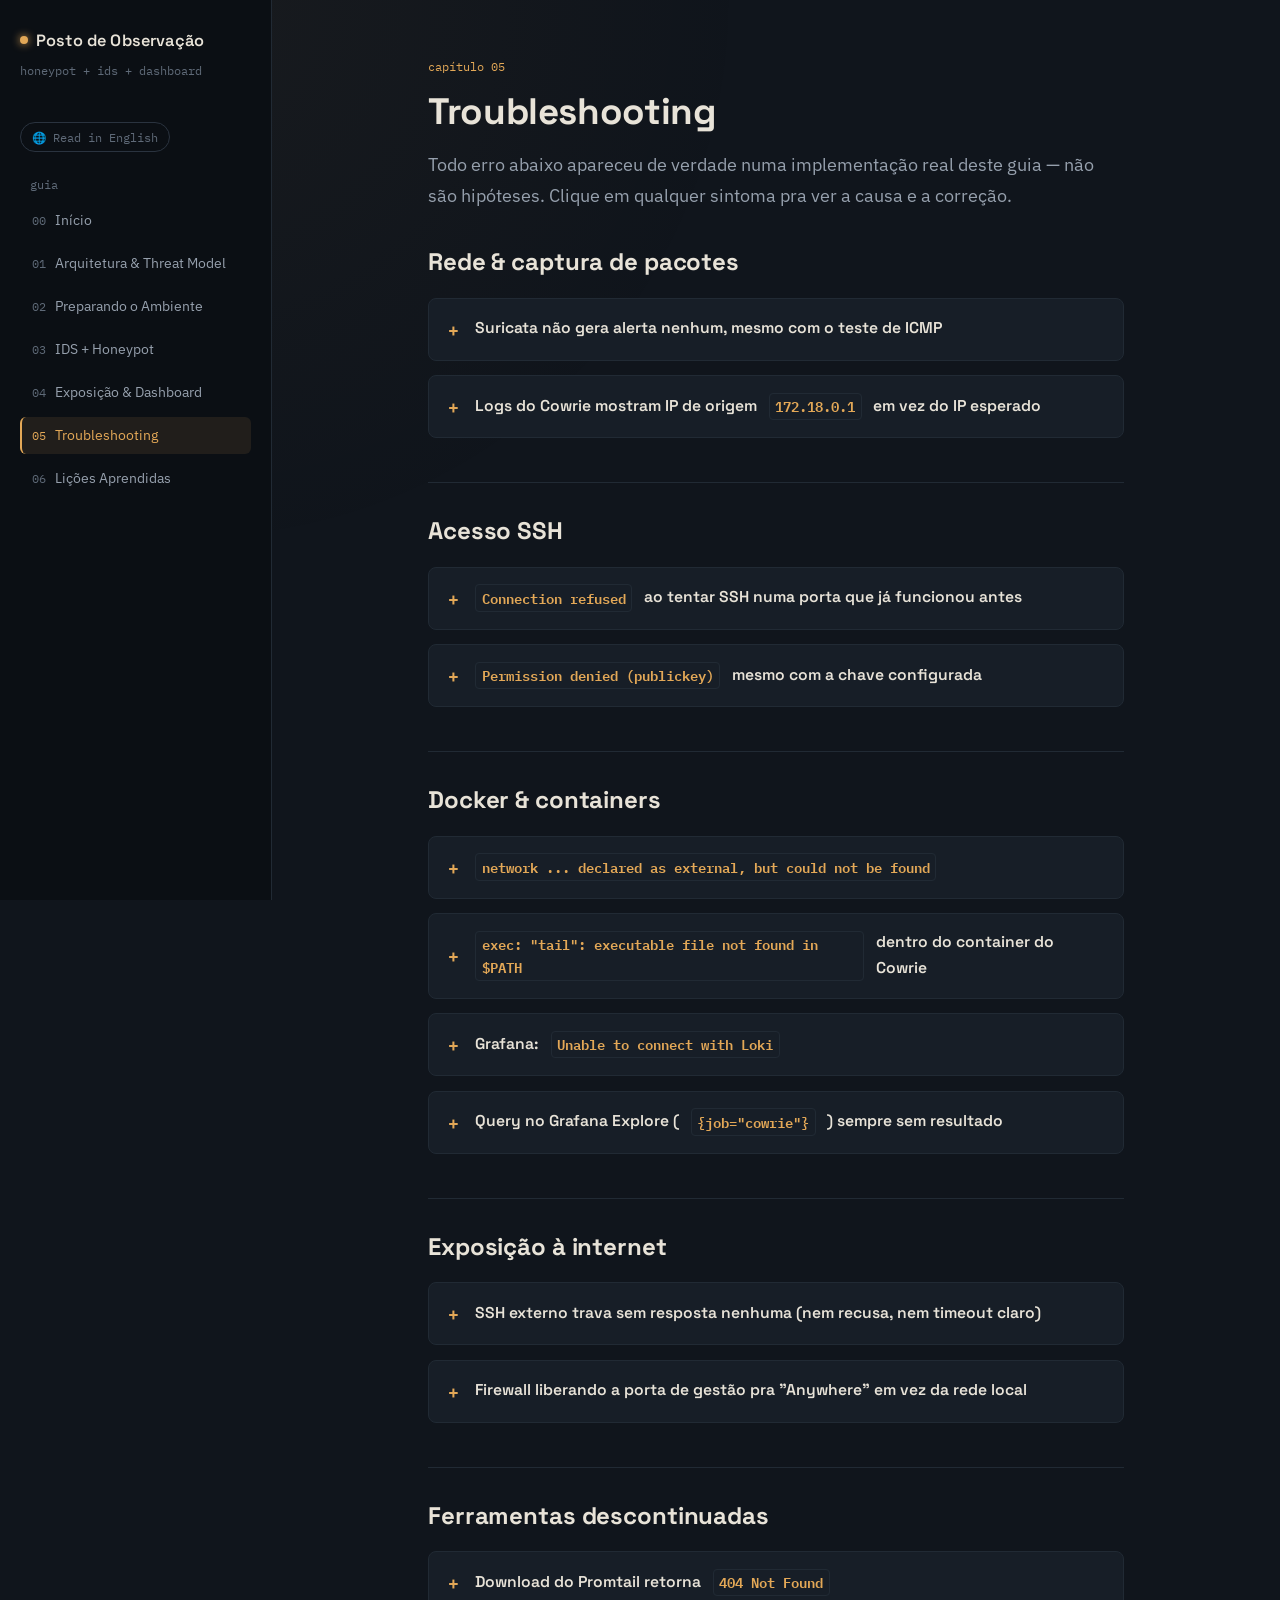
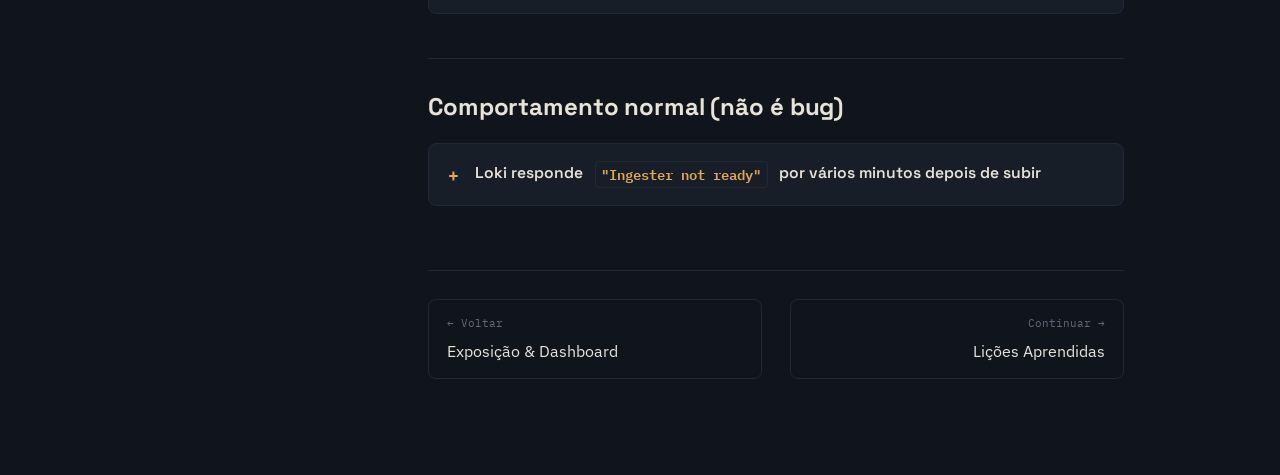
<file: 05-troubleshooting.html>
<!DOCTYPE html>
<html lang="pt-BR">
<head>
<meta charset="UTF-8">
<meta name="viewport" content="width=device-width, initial-scale=1.0">
<title>Troubleshooting — Posto de Observação</title>
<link rel="stylesheet" href="styles.css">
</head>
<body>
<div class="shell">

  <nav class="sidebar">
    <div class="sidebar-brand"><span class="dot"></span><span>Posto de Observação</span></div>
    <span class="sidebar-tag">honeypot + ids + dashboard</span>
    <a class="lang-toggle" href="en/05-troubleshooting.html">🌐 Read in English</a>

    <div class="nav-group-label">guia</div>
    <ul class="nav-list">
      <li><a href="index.html"><span class="n">00</span> Início</a></li>
      <li><a href="01-arquitetura.html"><span class="n">01</span> Arquitetura &amp; Threat Model</a></li>
      <li><a href="02-ambiente.html"><span class="n">02</span> Preparando o Ambiente</a></li>
      <li><a href="03-suricata-cowrie.html"><span class="n">03</span> IDS + Honeypot</a></li>
      <li><a href="04-exposicao-dashboard.html"><span class="n">04</span> Exposição &amp; Dashboard</a></li>
      <li><a href="05-troubleshooting.html" class="active"><span class="n">05</span> Troubleshooting</a></li>
      <li><a href="06-licoes.html"><span class="n">06</span> Lições Aprendidas</a></li>
    </ul>
  </nav>

  <div class="main">
    <div class="topbar">
      <button data-sidebar-toggle aria-label="Abrir menu">≡</button>
      <span class="sidebar-tag" style="margin:0;">Posto de Observação</span>
    </div>

    <div class="content">
      <p class="eyebrow">capítulo 05</p>
      <h1>Troubleshooting</h1>
      <p class="lede">Todo erro abaixo apareceu de verdade numa implementação real deste guia — não são hipóteses. Clique em qualquer sintoma pra ver a causa e a correção.</p>

      <h2>Rede &amp; captura de pacotes</h2>

      <details class="trouble">
        <summary>Suricata não gera alerta nenhum, mesmo com o teste de ICMP</summary>
        <div class="trouble-body">
          <h4>causa</h4>
          <p>O nome da interface configurado em <code>af-packet</code> não existe de verdade na máquina — normalmente porque foi copiado de outro contexto (<code>eth0</code>, comum em guias genéricos ou hardware físico, enquanto VMs costumam usar <code>enp0s3</code> ou similar). O Suricata não erra ao iniciar com uma interface errada, ele só nunca captura nada.</p>
          <h4>correção</h4>
          <p>Rode <code>ip a</code> na própria máquina, confirme o nome real, e atualize o campo <code>interface</code> em <code>af-packet</code> no <code>suricata.yaml</code>. Confira também se o <code>HOME_NET</code> aponta pro IP real da máquina, não um endereço de exemplo.</p>
        </div>
      </details>

      <details class="trouble">
        <summary>Logs do Cowrie mostram IP de origem <code>172.18.0.1</code> em vez do IP esperado</summary>
        <div class="trouble-body">
          <h4>causa</h4>
          <p>Esse é o gateway interno da rede Docker — aparece quando o teste é feito de dentro da própria máquina host da VM (<code>ssh -p 2222 root@localhost</code>), não de outro ponto da rede.</p>
          <h4>correção</h4>
          <p>Não é um erro de configuração. Pra validar a captura de tráfego "de verdade", teste sempre de <strong>outra</strong> máquina da rede, nunca de dentro da própria VM.</p>
        </div>
      </details>

      <h2>Acesso SSH</h2>

      <details class="trouble">
        <summary><code>Connection refused</code> ao tentar SSH numa porta que já funcionou antes</summary>
        <div class="trouble-body">
          <h4>causa</h4>
          <p>O serviço <code>sshd</code> pode ter voltado a escutar na porta padrão (22) em vez da porta de gestão configurada — um upgrade do pacote <code>openssh-server</code> pode restaurar o <code>sshd_config</code> original se o gerenciador de pacotes interpretar o arquivo como não modificado, dependendo de como um prompt de conflito foi respondido.</p>
          <h4>correção</h4>
          <p>Confirme com <code>sudo ss -tlnp | grep ssh</code> em qual porta ele está de fato escutando. Se as linhas de hardening no <code>sshd_config</code> estiverem comentadas (com <code>#</code> na frente), descomente e reinicie o serviço. Prevenção: <code>sudo apt-mark hold openssh-server</code> depois de tudo estabilizado.</p>
        </div>
      </details>

      <details class="trouble">
        <summary><code>Permission denied (publickey)</code> mesmo com a chave configurada</summary>
        <div class="trouble-body">
          <h4>causa mais comum</h4>
          <p>Rodar o comando SSH com <code>sudo</code> na frente muda qual usuário (e, portanto, qual chave privada) é usado — <code>sudo ssh ...</code> procura a chave em <code>/root/.ssh/</code>, não na pasta do seu usuário normal.</p>
          <h4>segunda causa possível</h4>
          <p>A chave pública nunca foi de fato copiada pro <code>authorized_keys</code> do usuário certo — especialmente fácil de acontecer se o clipboard entre host e VM estiver desabilitado (recomendado por segurança) e a chave tiver sido colada manualmente, com algum caractere perdido no processo.</p>
          <h4>correção</h4>
          <p>Nunca use <code>sudo</code> na frente de um comando <code>ssh</code> comum. Pra copiar a chave sem depender de colar manualmente, use <code>ssh-copy-id -p PORTA usuario@IP</code> — evita o problema por completo.</p>
        </div>
      </details>

      <h2>Docker &amp; containers</h2>

      <details class="trouble">
        <summary><code>network ... declared as external, but could not be found</code></summary>
        <div class="trouble-body">
          <h4>causa</h4>
          <p>O <code>docker-compose.yaml</code> referencia uma rede marcada como <code>external: true</code> — ou seja, espera que ela já exista — mas ela nunca foi criada.</p>
          <h4>correção</h4>
          <p><code>docker network create nome-da-rede</code> antes do <code>docker compose up</code>.</p>
        </div>
      </details>

      <details class="trouble">
        <summary><code>exec: "tail": executable file not found in $PATH</code> dentro do container do Cowrie</summary>
        <div class="trouble-body">
          <h4>causa</h4>
          <p>A imagem oficial do Cowrie é minimalista de propósito (menos binários = menor superfície de ataque se alguém escapar do sandbox) — não inclui <code>tail</code> nem outros utilitários de coreutils.</p>
          <h4>correção</h4>
          <p>Use <code>docker logs cowrie --tail 20</code> (lê via o driver de log do Docker, não depende de nada dentro do container) ou leia o arquivo direto do volume, pelo host.</p>
        </div>
      </details>

      <details class="trouble">
        <summary>Grafana: <code>Unable to connect with Loki</code></summary>
        <div class="trouble-body">
          <h4>causa</h4>
          <p>Grafana e Loki rodando em containers Docker separados não compartilham <code>127.0.0.1</code> — cada container tem seu próprio loopback isolado. Usar <code>http://127.0.0.1:3100</code> como URL do Data Source aponta o Grafana pra ele mesmo, não pro Loki.</p>
          <h4>correção</h4>
          <p>Coloque os dois containers na mesma rede Docker dedicada e use o <strong>nome do container</strong> como hostname (<code>http://loki:3100</code>) — resolvido via DNS interno do Docker, disponível só entre containers da mesma rede.</p>
        </div>
      </details>

      <details class="trouble">
        <summary>Query no Grafana Explore (<code>{job="cowrie"}</code>) sempre sem resultado</summary>
        <div class="trouble-body">
          <h4>causa</h4>
          <p>O Alloy roda como usuário de sistema não-root. A pasta <code>/var/lib/docker</code> costuma ter permissão <code>drwx--x---</code>, que bloqueia usuários fora do grupo <code>root</code> de sequer atravessar essa pasta — mesmo o arquivo de log final estando com leitura liberada, a cadeia quebra no meio do caminho.</p>
          <h4>como diagnosticar</h4>
          <p><code>sudo namei -l /caminho/completo/do/arquivo.json</code> lista a permissão de cada pasta do caminho, uma por linha — mostra exatamente onde a cadeia quebra.</p>
          <h4>correção</h4>
          <p><code>sudo setfacl -m u:alloy:x /var/lib/docker</code> — dá permissão de atravessar só pro usuário do Alloy, sem abrir a pasta pra mais ninguém.</p>
        </div>
      </details>

      <h2>Exposição à internet</h2>

      <details class="trouble">
        <summary>SSH externo trava sem resposta nenhuma (nem recusa, nem timeout claro)</summary>
        <div class="trouble-body">
          <h4>causas possíveis</h4>
          <p>Regra de encaminhamento de porta ainda não configurada no roteador, ou o provedor de internet usa CGNAT (NAT compartilhado da operadora) — nesse segundo caso, o pacote nem chega no seu roteador.</p>
          <h4>correção</h4>
          <p>Confirme o IP público real com <code>curl -4 ifconfig.me</code> e teste com <a href="https://canyouseeme.org" target="_blank" rel="noopener">canyouseeme.org</a> antes de insistir em ajustar a configuração do roteador. Se confirmar CGNAT, port-forward tradicional não é uma opção — considere pedir IP público ao provedor ou usar um túnel reverso.</p>
        </div>
      </details>

      <details class="trouble">
        <summary>Firewall liberando a porta de gestão pra "Anywhere" em vez da rede local</summary>
        <div class="trouble-body">
          <h4>causa</h4>
          <p>Uma regra criada sem restringir a origem (<code>ufw allow PORTA/tcp</code>, sem o <code>from</code>) libera a porta pra qualquer IPv4 <strong>e qualquer IPv6</strong> — IPv6 não passa por NAT do roteador do jeito que IPv4 passa, então isso pode expor a porta à internet mesmo sem nenhum port-forward configurado.</p>
          <h4>correção</h4>
          <pre class="term-plain">sudo ufw delete allow PORTA/tcp
sudo ufw allow from SUA_SUB_REDE/24 to any port PORTA proto tcp</pre>
          <p>Confirme no <code>ufw status verbose</code> que aparece sua sub-rede, não <code>Anywhere</code>, e que não sobrou nenhuma linha <code>(v6)</code>.</p>
        </div>
      </details>

      <h2>Ferramentas descontinuadas</h2>

      <details class="trouble">
        <summary>Download do Promtail retorna <code>404 Not Found</code></summary>
        <div class="trouble-body">
          <h4>causa</h4>
          <p>O Promtail foi oficialmente descontinuado e removido do repositório de releases do Loki — não é uma questão de versão errada, o binário não existe mais.</p>
          <h4>correção</h4>
          <p>Use o <strong>Grafana Alloy</strong> no lugar — mesmo papel (agente de coleta de logs), configuração diferente (linguagem River em vez de YAML). Detalhes no capítulo 4.</p>
        </div>
      </details>

      <h2>Comportamento normal (não é bug)</h2>

      <details class="trouble">
        <summary>Loki responde <code>"Ingester not ready"</code> por vários minutos depois de subir</summary>
        <div class="trouble-body">
          <h4>o que está acontecendo</h4>
          <p>É esperado — o processo interno de estabilização do "ring" do Loki pode levar de 15 segundos a 1-2 minutos, dependendo da máquina. Não é travamento nem erro de configuração.</p>
          <h4>quando se preocupar</h4>
          <p>Se passar de uns 2-3 minutos sem nunca ficar <code>ready</code>, aí sim vale investigar — checar o relógio do sistema (VMs às vezes têm desincronização) e os logs do container com <code>docker logs loki</code>.</p>
        </div>
      </details>

      <div class="page-nav">
        <a class="prev" href="04-exposicao-dashboard.html"><span class="dir">← Voltar</span>Exposição &amp; Dashboard</a>
        <a class="next" href="06-licoes.html"><span class="dir">Continuar →</span>Lições Aprendidas</a>
      </div>
    </div>
  </div>
</div>
<script src="script.js"></script>
</body>
</html>
</file>
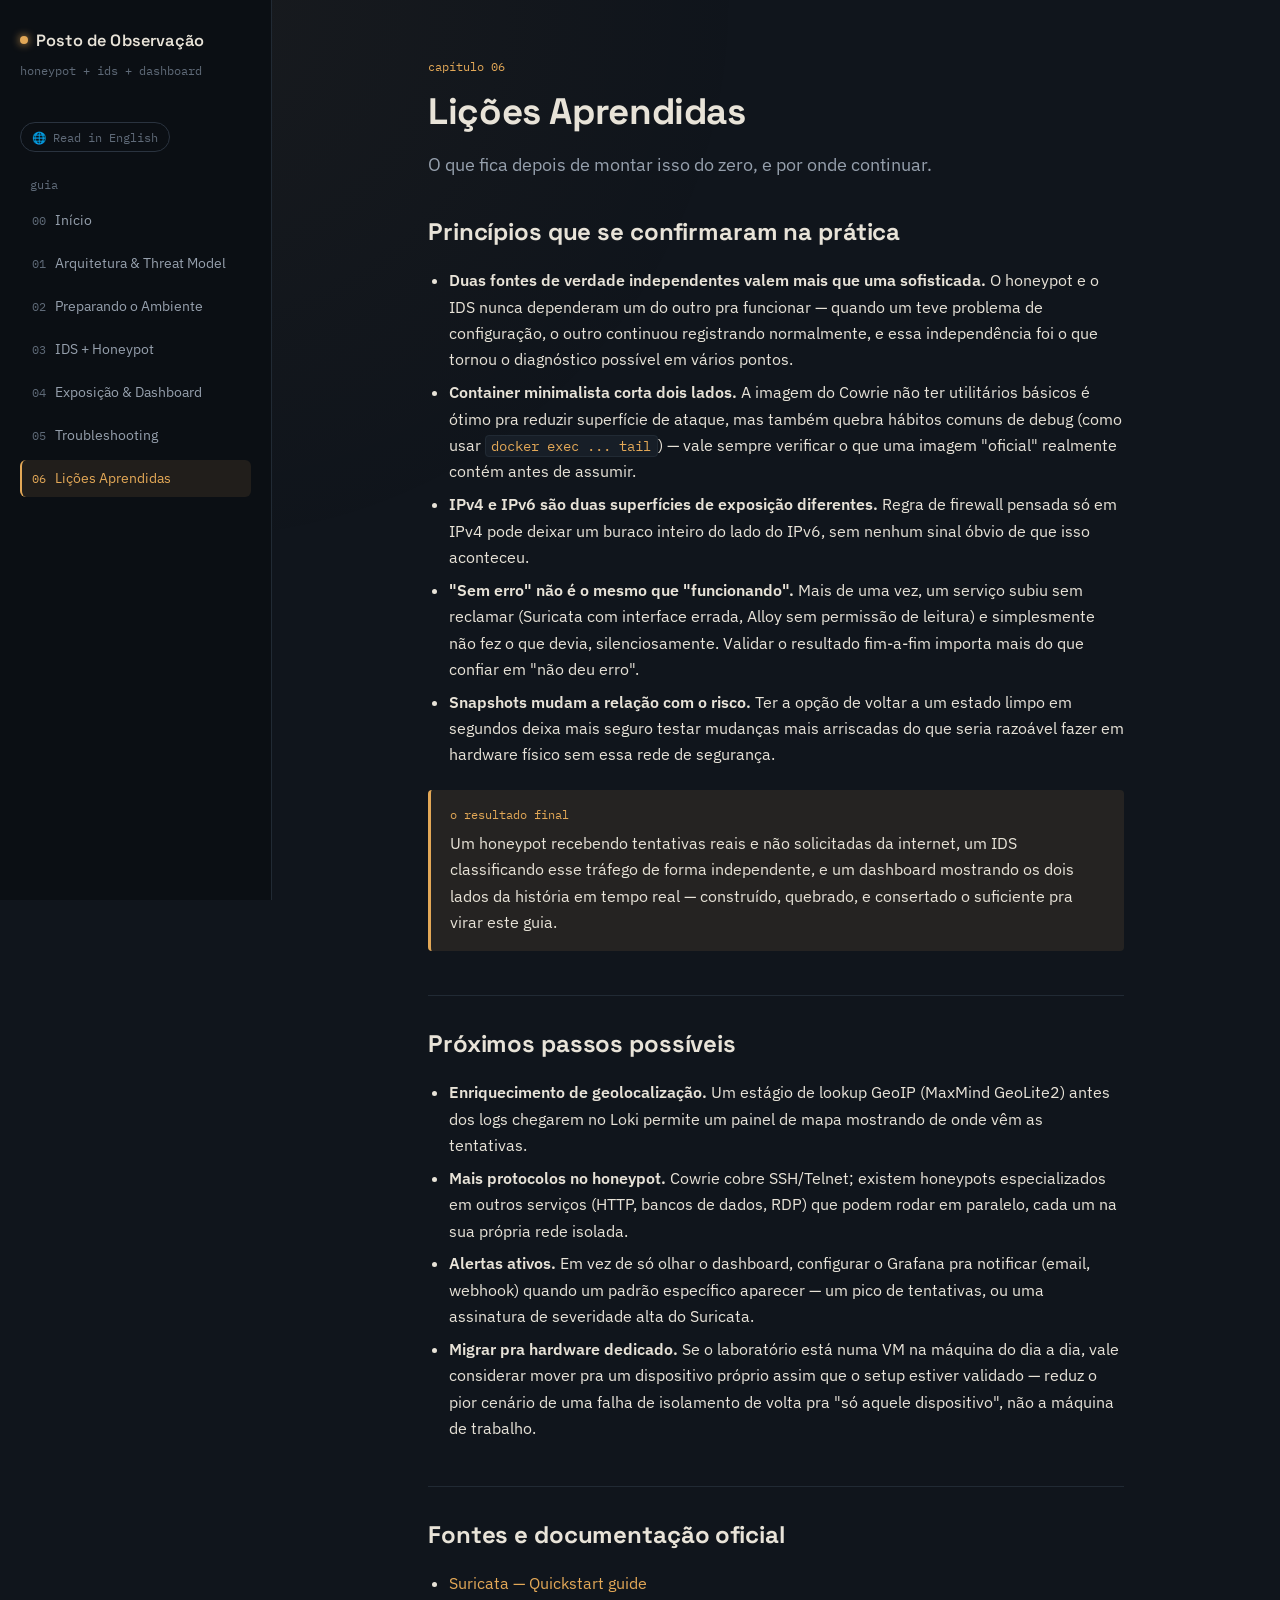
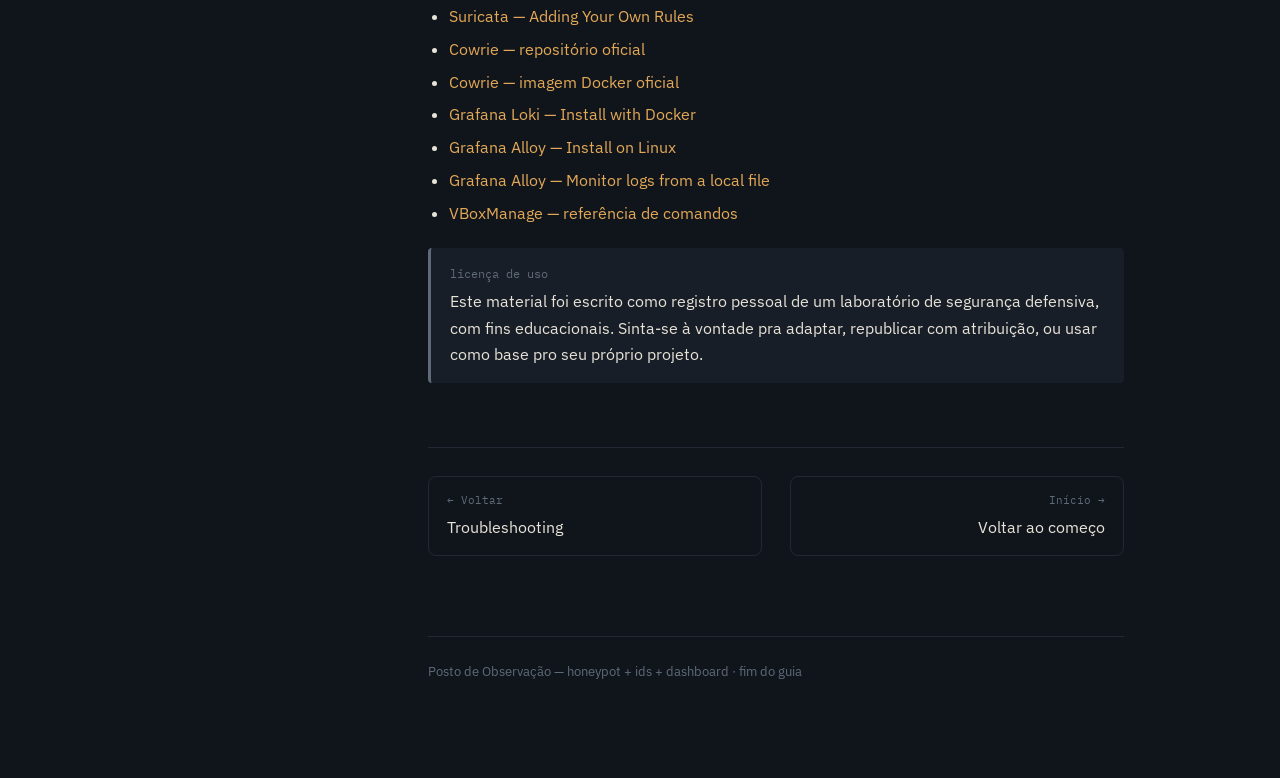
<file: 06-licoes.html>
<!DOCTYPE html>
<html lang="pt-BR">
<head>
<meta charset="UTF-8">
<meta name="viewport" content="width=device-width, initial-scale=1.0">
<title>Lições Aprendidas — Posto de Observação</title>
<link rel="stylesheet" href="styles.css">
</head>
<body>
<div class="shell">

  <nav class="sidebar">
    <div class="sidebar-brand"><span class="dot"></span><span>Posto de Observação</span></div>
    <span class="sidebar-tag">honeypot + ids + dashboard</span>
    <a class="lang-toggle" href="en/06-lessons-learned.html">🌐 Read in English</a>

    <div class="nav-group-label">guia</div>
    <ul class="nav-list">
      <li><a href="index.html"><span class="n">00</span> Início</a></li>
      <li><a href="01-arquitetura.html"><span class="n">01</span> Arquitetura &amp; Threat Model</a></li>
      <li><a href="02-ambiente.html"><span class="n">02</span> Preparando o Ambiente</a></li>
      <li><a href="03-suricata-cowrie.html"><span class="n">03</span> IDS + Honeypot</a></li>
      <li><a href="04-exposicao-dashboard.html"><span class="n">04</span> Exposição &amp; Dashboard</a></li>
      <li><a href="05-troubleshooting.html"><span class="n">05</span> Troubleshooting</a></li>
      <li><a href="06-licoes.html" class="active"><span class="n">06</span> Lições Aprendidas</a></li>
    </ul>
  </nav>

  <div class="main">
    <div class="topbar">
      <button data-sidebar-toggle aria-label="Abrir menu">≡</button>
      <span class="sidebar-tag" style="margin:0;">Posto de Observação</span>
    </div>

    <div class="content">
      <p class="eyebrow">capítulo 06</p>
      <h1>Lições Aprendidas</h1>
      <p class="lede">O que fica depois de montar isso do zero, e por onde continuar.</p>

      <h2>Princípios que se confirmaram na prática</h2>
      <ul>
        <li><strong>Duas fontes de verdade independentes valem mais que uma sofisticada.</strong> O honeypot e o IDS nunca dependeram um do outro pra funcionar — quando um teve problema de configuração, o outro continuou registrando normalmente, e essa independência foi o que tornou o diagnóstico possível em vários pontos.</li>
        <li><strong>Container minimalista corta dois lados.</strong> A imagem do Cowrie não ter utilitários básicos é ótimo pra reduzir superfície de ataque, mas também quebra hábitos comuns de debug (como usar <code>docker exec ... tail</code>) — vale sempre verificar o que uma imagem "oficial" realmente contém antes de assumir.</li>
        <li><strong>IPv4 e IPv6 são duas superfícies de exposição diferentes.</strong> Regra de firewall pensada só em IPv4 pode deixar um buraco inteiro do lado do IPv6, sem nenhum sinal óbvio de que isso aconteceu.</li>
        <li><strong>"Sem erro" não é o mesmo que "funcionando".</strong> Mais de uma vez, um serviço subiu sem reclamar (Suricata com interface errada, Alloy sem permissão de leitura) e simplesmente não fez o que devia, silenciosamente. Validar o resultado fim-a-fim importa mais do que confiar em "não deu erro".</li>
        <li><strong>Snapshots mudam a relação com o risco.</strong> Ter a opção de voltar a um estado limpo em segundos deixa mais seguro testar mudanças mais arriscadas do que seria razoável fazer em hardware físico sem essa rede de segurança.</li>
      </ul>

      <div class="callout callout--signal">
        <span class="label">o resultado final</span>
        <p>Um honeypot recebendo tentativas reais e não solicitadas da internet, um IDS classificando esse tráfego de forma independente, e um dashboard mostrando os dois lados da história em tempo real — construído, quebrado, e consertado o suficiente pra virar este guia.</p>
      </div>

      <h2>Próximos passos possíveis</h2>
      <ul>
        <li><strong>Enriquecimento de geolocalização.</strong> Um estágio de lookup GeoIP (MaxMind GeoLite2) antes dos logs chegarem no Loki permite um painel de mapa mostrando de onde vêm as tentativas.</li>
        <li><strong>Mais protocolos no honeypot.</strong> Cowrie cobre SSH/Telnet; existem honeypots especializados em outros serviços (HTTP, bancos de dados, RDP) que podem rodar em paralelo, cada um na sua própria rede isolada.</li>
        <li><strong>Alertas ativos.</strong> Em vez de só olhar o dashboard, configurar o Grafana pra notificar (email, webhook) quando um padrão específico aparecer — um pico de tentativas, ou uma assinatura de severidade alta do Suricata.</li>
        <li><strong>Migrar pra hardware dedicado.</strong> Se o laboratório está numa VM na máquina do dia a dia, vale considerar mover pra um dispositivo próprio assim que o setup estiver validado — reduz o pior cenário de uma falha de isolamento de volta pra "só aquele dispositivo", não a máquina de trabalho.</li>
      </ul>

      <h2>Fontes e documentação oficial</h2>
      <ul>
        <li><a href="https://docs.suricata.io/en/latest/quickstart.html" target="_blank" rel="noopener">Suricata — Quickstart guide</a></li>
        <li><a href="https://docs.suricata.io/en/latest/rule-management/adding-your-own-rules.html" target="_blank" rel="noopener">Suricata — Adding Your Own Rules</a></li>
        <li><a href="https://github.com/cowrie/cowrie" target="_blank" rel="noopener">Cowrie — repositório oficial</a></li>
        <li><a href="https://hub.docker.com/r/cowrie/cowrie" target="_blank" rel="noopener">Cowrie — imagem Docker oficial</a></li>
        <li><a href="https://grafana.com/docs/loki/latest/setup/install/docker/" target="_blank" rel="noopener">Grafana Loki — Install with Docker</a></li>
        <li><a href="https://grafana.com/docs/alloy/latest/set-up/install/linux/" target="_blank" rel="noopener">Grafana Alloy — Install on Linux</a></li>
        <li><a href="https://grafana.com/docs/alloy/latest/monitor/monitor-logs-from-file/" target="_blank" rel="noopener">Grafana Alloy — Monitor logs from a local file</a></li>
        <li><a href="https://www.virtualbox.org/manual/ch08.html" target="_blank" rel="noopener">VBoxManage — referência de comandos</a></li>
      </ul>

      <div class="callout callout--note">
        <span class="label">licença de uso</span>
        <p>Este material foi escrito como registro pessoal de um laboratório de segurança defensiva, com fins educacionais. Sinta-se à vontade pra adaptar, republicar com atribuição, ou usar como base pro seu próprio projeto.</p>
      </div>

      <div class="page-nav">
        <a class="prev" href="05-troubleshooting.html"><span class="dir">← Voltar</span>Troubleshooting</a>
        <a class="next" href="index.html"><span class="dir">Início →</span>Voltar ao começo</a>
      </div>

      <div class="site-footer">Posto de Observação — honeypot + ids + dashboard · fim do guia</div>
    </div>
  </div>
</div>
<script src="script.js"></script>
</body>
</html>
</file>
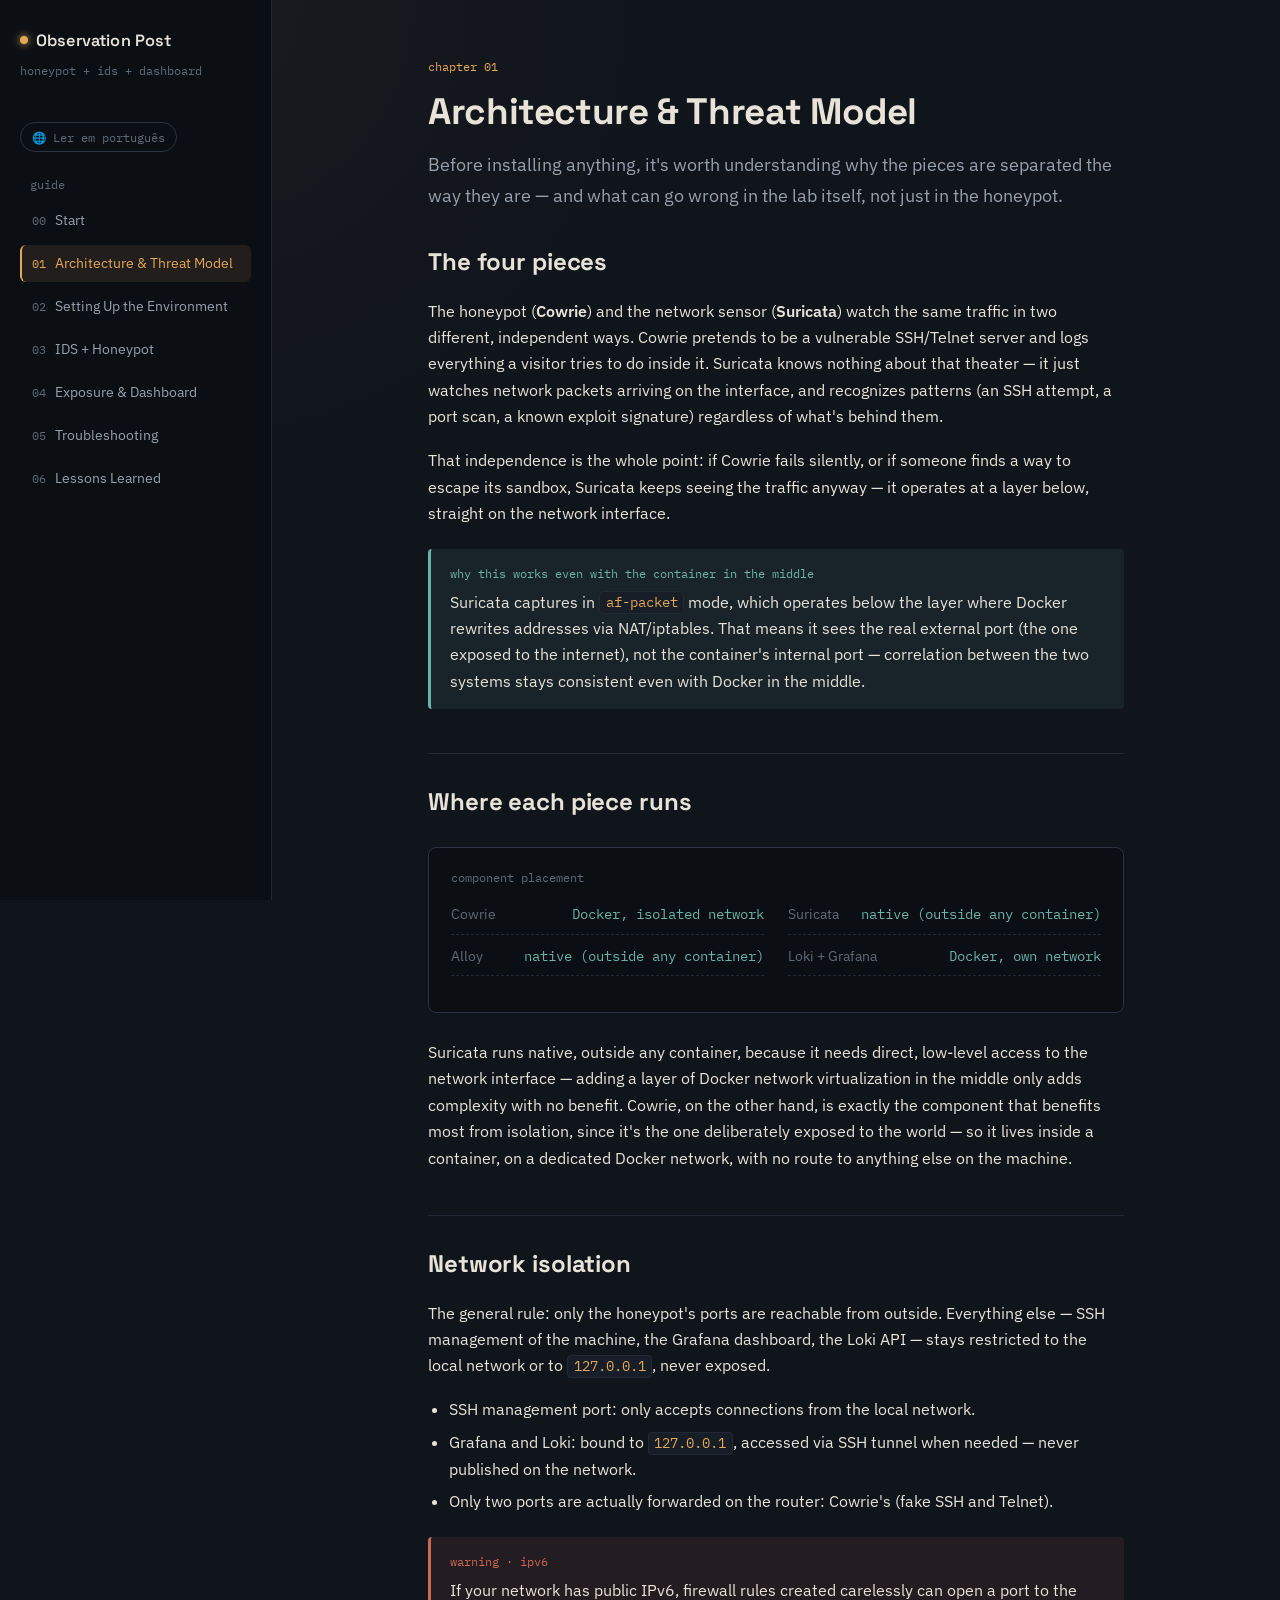
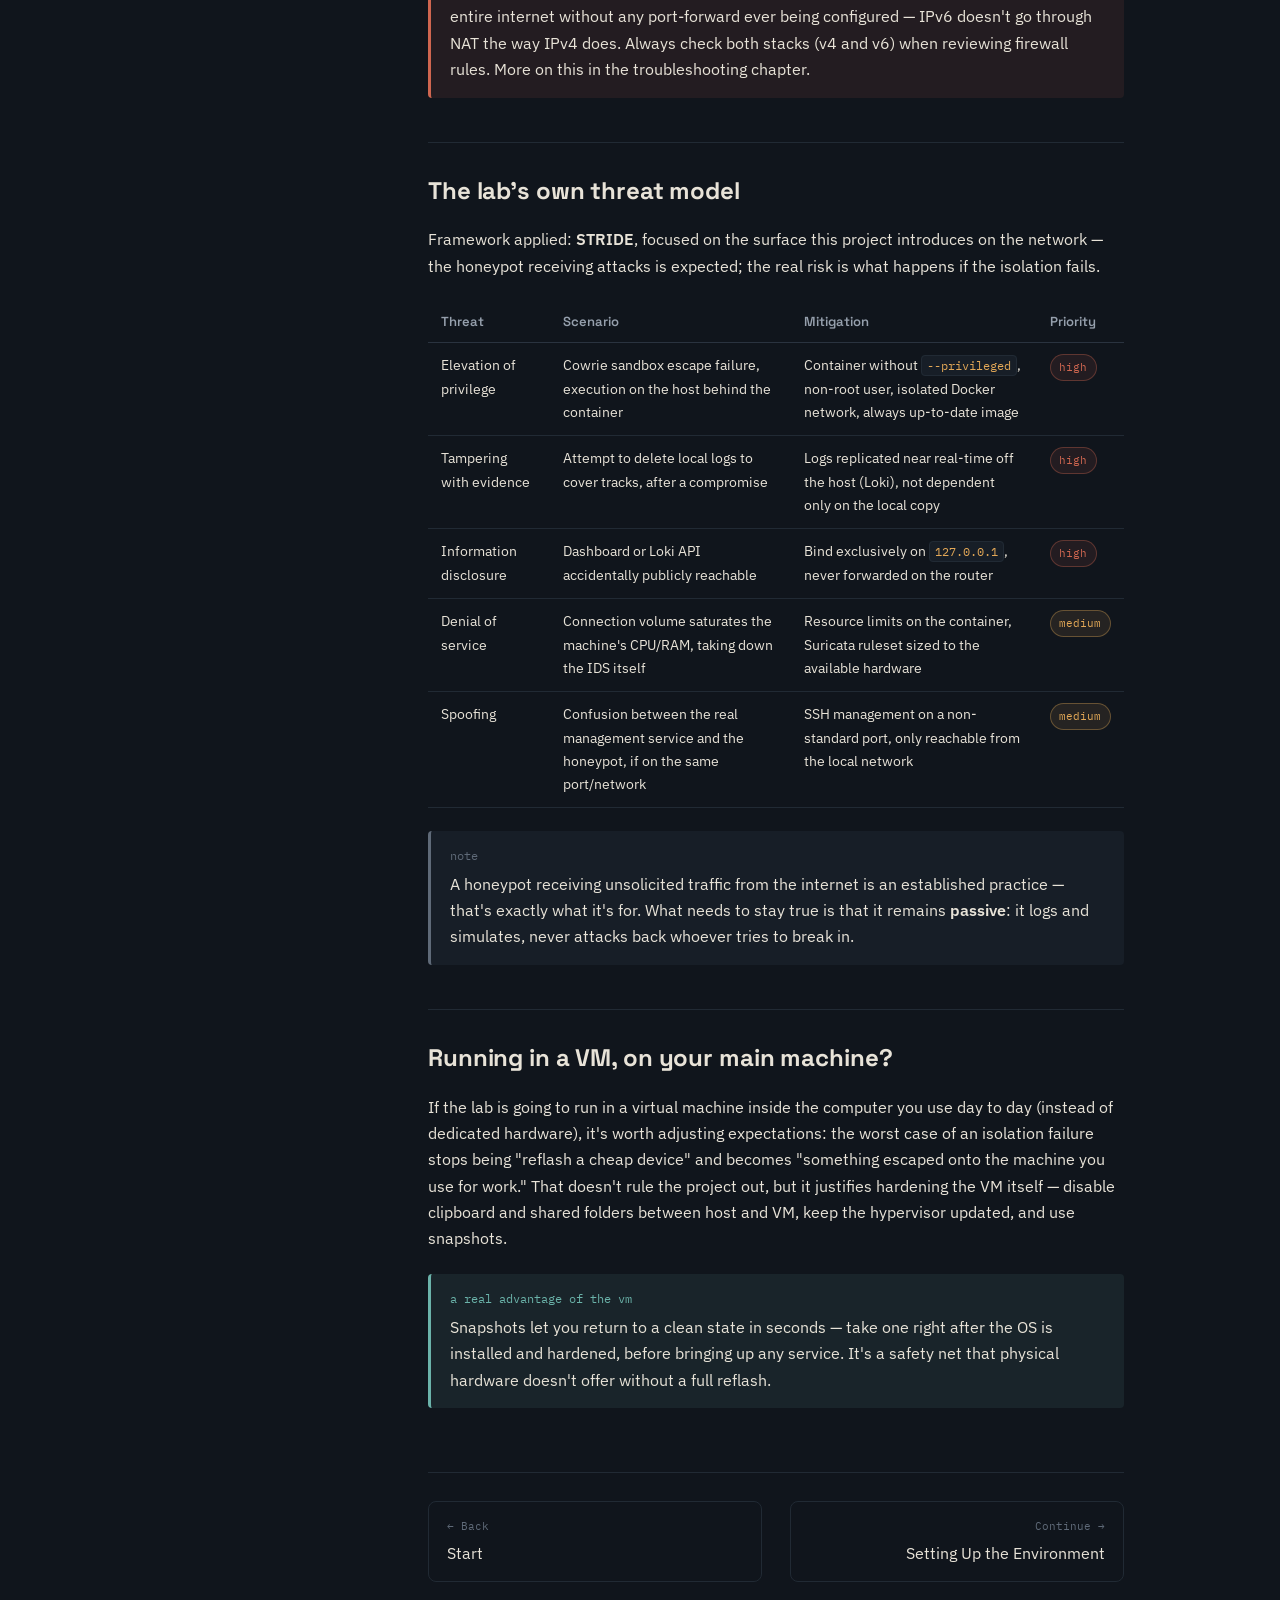
<file: en/01-architecture.html>
<!DOCTYPE html>
<html lang="en">
<head>
<meta charset="UTF-8">
<meta name="viewport" content="width=device-width, initial-scale=1.0">
<title>Architecture &amp; Threat Model — Observation Post</title>
<link rel="stylesheet" href="../styles.css">
</head>
<body>
<div class="shell">

  <nav class="sidebar">
    <div class="sidebar-brand"><span class="dot"></span><span>Observation Post</span></div>
    <span class="sidebar-tag">honeypot + ids + dashboard</span>
    <a class="lang-toggle" href="../01-arquitetura.html">🌐 Ler em português</a>

    <div class="nav-group-label">guide</div>
    <ul class="nav-list">
      <li><a href="index.html"><span class="n">00</span> Start</a></li>
      <li><a href="01-architecture.html" class="active"><span class="n">01</span> Architecture &amp; Threat Model</a></li>
      <li><a href="02-environment.html"><span class="n">02</span> Setting Up the Environment</a></li>
      <li><a href="03-suricata-cowrie.html"><span class="n">03</span> IDS + Honeypot</a></li>
      <li><a href="04-exposure-dashboard.html"><span class="n">04</span> Exposure &amp; Dashboard</a></li>
      <li><a href="05-troubleshooting.html"><span class="n">05</span> Troubleshooting</a></li>
      <li><a href="06-lessons-learned.html"><span class="n">06</span> Lessons Learned</a></li>
    </ul>
  </nav>

  <div class="main">
    <div class="topbar">
      <button data-sidebar-toggle aria-label="Open menu">≡</button>
      <span class="sidebar-tag" style="margin:0;">Observation Post</span>
    </div>

    <div class="content">
      <p class="eyebrow">chapter 01</p>
      <h1>Architecture &amp; Threat Model</h1>
      <p class="lede">Before installing anything, it's worth understanding why the pieces are separated the way they are — and what can go wrong in the lab itself, not just in the honeypot.</p>

      <h2>The four pieces</h2>
      <p>The honeypot (<strong>Cowrie</strong>) and the network sensor (<strong>Suricata</strong>) watch the same traffic in two different, independent ways. Cowrie pretends to be a vulnerable SSH/Telnet server and logs everything a visitor tries to do inside it. Suricata knows nothing about that theater — it just watches network packets arriving on the interface, and recognizes patterns (an SSH attempt, a port scan, a known exploit signature) regardless of what's behind them.</p>
      <p>That independence is the whole point: if Cowrie fails silently, or if someone finds a way to escape its sandbox, Suricata keeps seeing the traffic anyway — it operates at a layer below, straight on the network interface.</p>

      <div class="callout callout--tip">
        <span class="label">why this works even with the container in the middle</span>
        <p>Suricata captures in <code>af-packet</code> mode, which operates below the layer where Docker rewrites addresses via NAT/iptables. That means it sees the real external port (the one exposed to the internet), not the container's internal port — correlation between the two systems stays consistent even with Docker in the middle.</p>
      </div>

      <h2>Where each piece runs</h2>
      <div class="readout">
        <span class="readout-title">component placement</span>
        <dl class="readout-grid">
          <div class="readout-row"><dt>Cowrie</dt><dd>Docker, isolated network</dd></div>
          <div class="readout-row"><dt>Suricata</dt><dd>native (outside any container)</dd></div>
          <div class="readout-row"><dt>Alloy</dt><dd>native (outside any container)</dd></div>
          <div class="readout-row"><dt>Loki + Grafana</dt><dd>Docker, own network</dd></div>
        </dl>
      </div>
      <p>Suricata runs native, outside any container, because it needs direct, low-level access to the network interface — adding a layer of Docker network virtualization in the middle only adds complexity with no benefit. Cowrie, on the other hand, is exactly the component that benefits most from isolation, since it's the one deliberately exposed to the world — so it lives inside a container, on a dedicated Docker network, with no route to anything else on the machine.</p>

      <h2>Network isolation</h2>
      <p>The general rule: only the honeypot's ports are reachable from outside. Everything else — SSH management of the machine, the Grafana dashboard, the Loki API — stays restricted to the local network or to <code>127.0.0.1</code>, never exposed.</p>
      <ul>
        <li>SSH management port: only accepts connections from the local network.</li>
        <li>Grafana and Loki: bound to <code>127.0.0.1</code>, accessed via SSH tunnel when needed — never published on the network.</li>
        <li>Only two ports are actually forwarded on the router: Cowrie's (fake SSH and Telnet).</li>
      </ul>

      <div class="callout callout--warn">
        <span class="label">warning · ipv6</span>
        <p>If your network has public IPv6, firewall rules created carelessly can open a port to the entire internet without any port-forward ever being configured — IPv6 doesn't go through NAT the way IPv4 does. Always check both stacks (v4 and v6) when reviewing firewall rules. More on this in the troubleshooting chapter.</p>
      </div>

      <h2>The lab's own threat model</h2>
      <p>Framework applied: <strong>STRIDE</strong>, focused on the surface this project introduces on the network — the honeypot receiving attacks is expected; the real risk is what happens if the isolation fails.</p>

      <table>
        <thead>
          <tr><th>Threat</th><th>Scenario</th><th>Mitigation</th><th>Priority</th></tr>
        </thead>
        <tbody>
          <tr>
            <td>Elevation of privilege</td>
            <td>Cowrie sandbox escape failure, execution on the host behind the container</td>
            <td>Container without <code>--privileged</code>, non-root user, isolated Docker network, always up-to-date image</td>
            <td><span class="badge badge--high">high</span></td>
          </tr>
          <tr>
            <td>Tampering with evidence</td>
            <td>Attempt to delete local logs to cover tracks, after a compromise</td>
            <td>Logs replicated near real-time off the host (Loki), not dependent only on the local copy</td>
            <td><span class="badge badge--high">high</span></td>
          </tr>
          <tr>
            <td>Information disclosure</td>
            <td>Dashboard or Loki API accidentally publicly reachable</td>
            <td>Bind exclusively on <code>127.0.0.1</code>, never forwarded on the router</td>
            <td><span class="badge badge--high">high</span></td>
          </tr>
          <tr>
            <td>Denial of service</td>
            <td>Connection volume saturates the machine's CPU/RAM, taking down the IDS itself</td>
            <td>Resource limits on the container, Suricata ruleset sized to the available hardware</td>
            <td><span class="badge badge--medium">medium</span></td>
          </tr>
          <tr>
            <td>Spoofing</td>
            <td>Confusion between the real management service and the honeypot, if on the same port/network</td>
            <td>SSH management on a non-standard port, only reachable from the local network</td>
            <td><span class="badge badge--medium">medium</span></td>
          </tr>
        </tbody>
      </table>

      <div class="callout callout--note">
        <span class="label">note</span>
        <p>A honeypot receiving unsolicited traffic from the internet is an established practice — that's exactly what it's for. What needs to stay true is that it remains <strong>passive</strong>: it logs and simulates, never attacks back whoever tries to break in.</p>
      </div>

      <h2>Running in a VM, on your main machine?</h2>
      <p>If the lab is going to run in a virtual machine inside the computer you use day to day (instead of dedicated hardware), it's worth adjusting expectations: the worst case of an isolation failure stops being "reflash a cheap device" and becomes "something escaped onto the machine you use for work." That doesn't rule the project out, but it justifies hardening the VM itself — disable clipboard and shared folders between host and VM, keep the hypervisor updated, and use snapshots.</p>

      <div class="callout callout--tip">
        <span class="label">a real advantage of the vm</span>
        <p>Snapshots let you return to a clean state in seconds — take one right after the OS is installed and hardened, before bringing up any service. It's a safety net that physical hardware doesn't offer without a full reflash.</p>
      </div>

      <div class="page-nav">
        <a class="prev" href="index.html"><span class="dir">← Back</span>Start</a>
        <a class="next" href="02-environment.html"><span class="dir">Continue →</span>Setting Up the Environment</a>
      </div>
    </div>
  </div>
</div>
<script src="../script.js"></script>
</body>
</html>
</file>
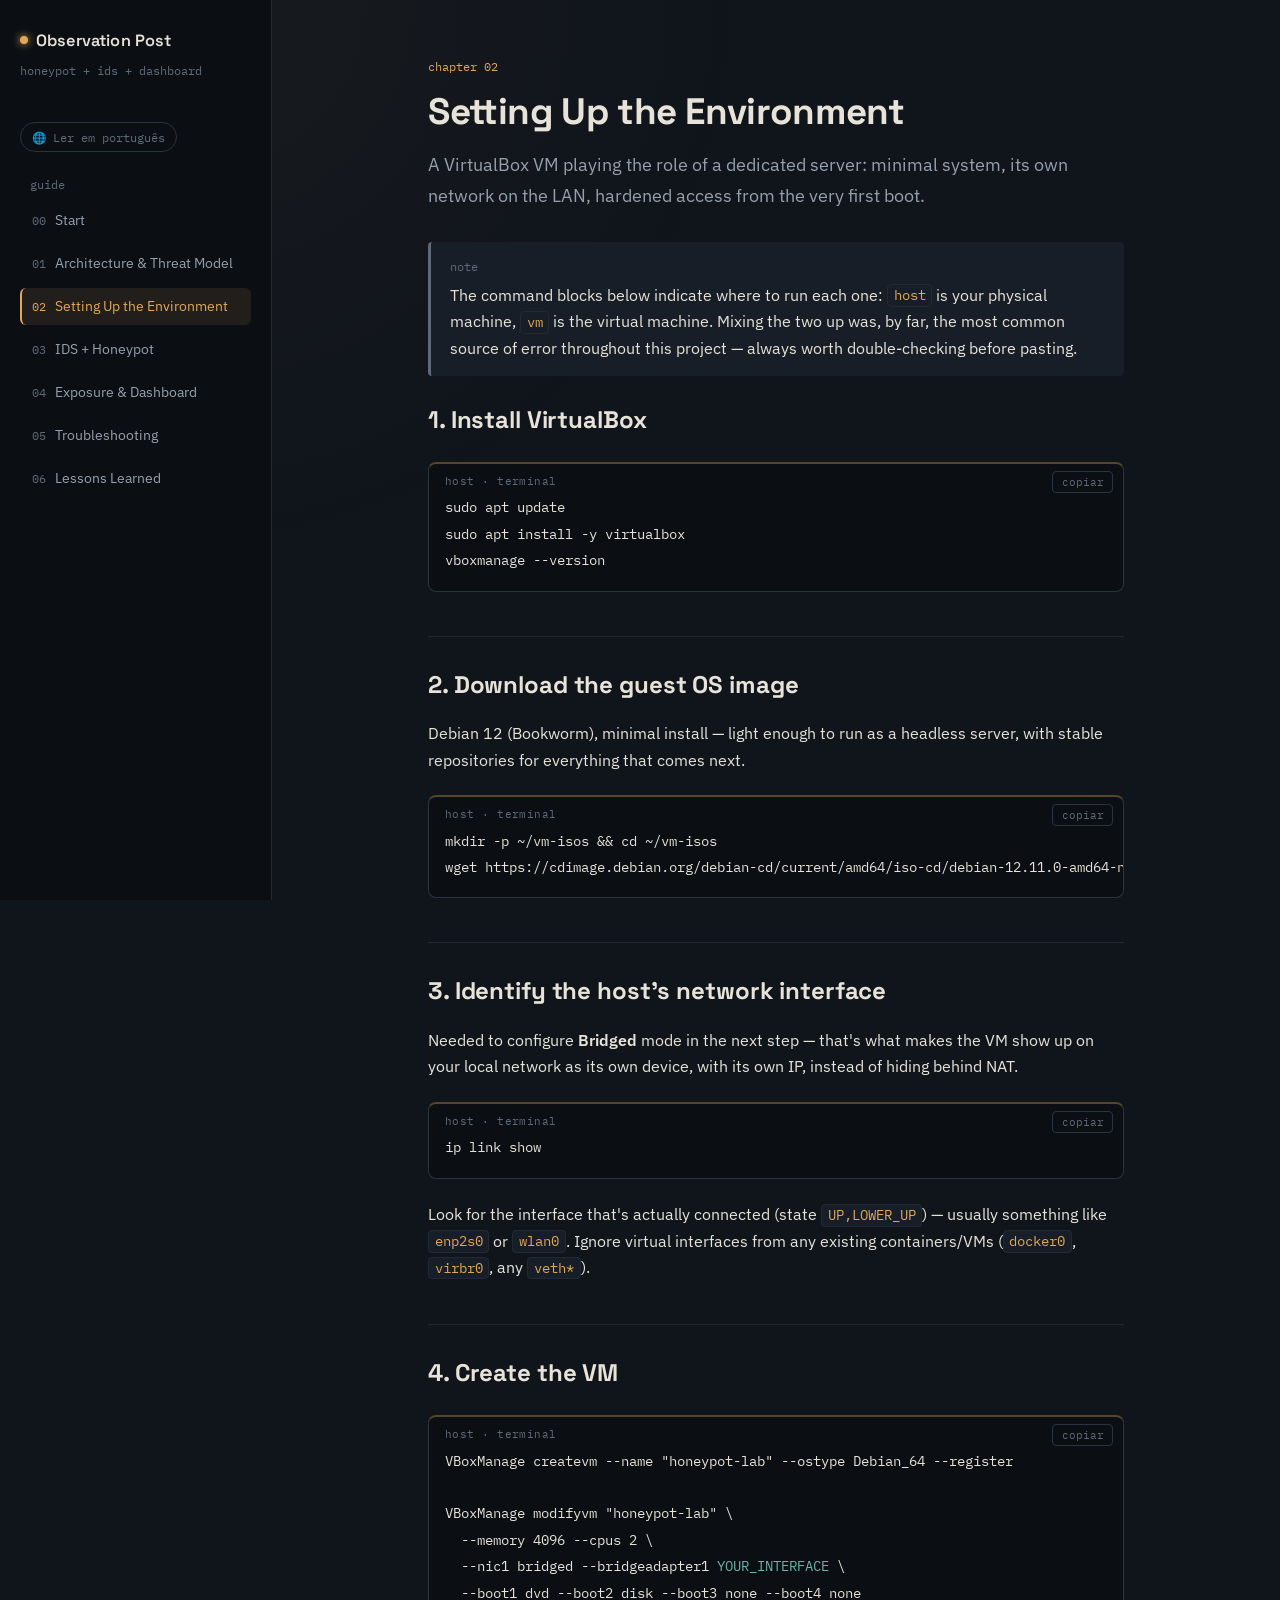
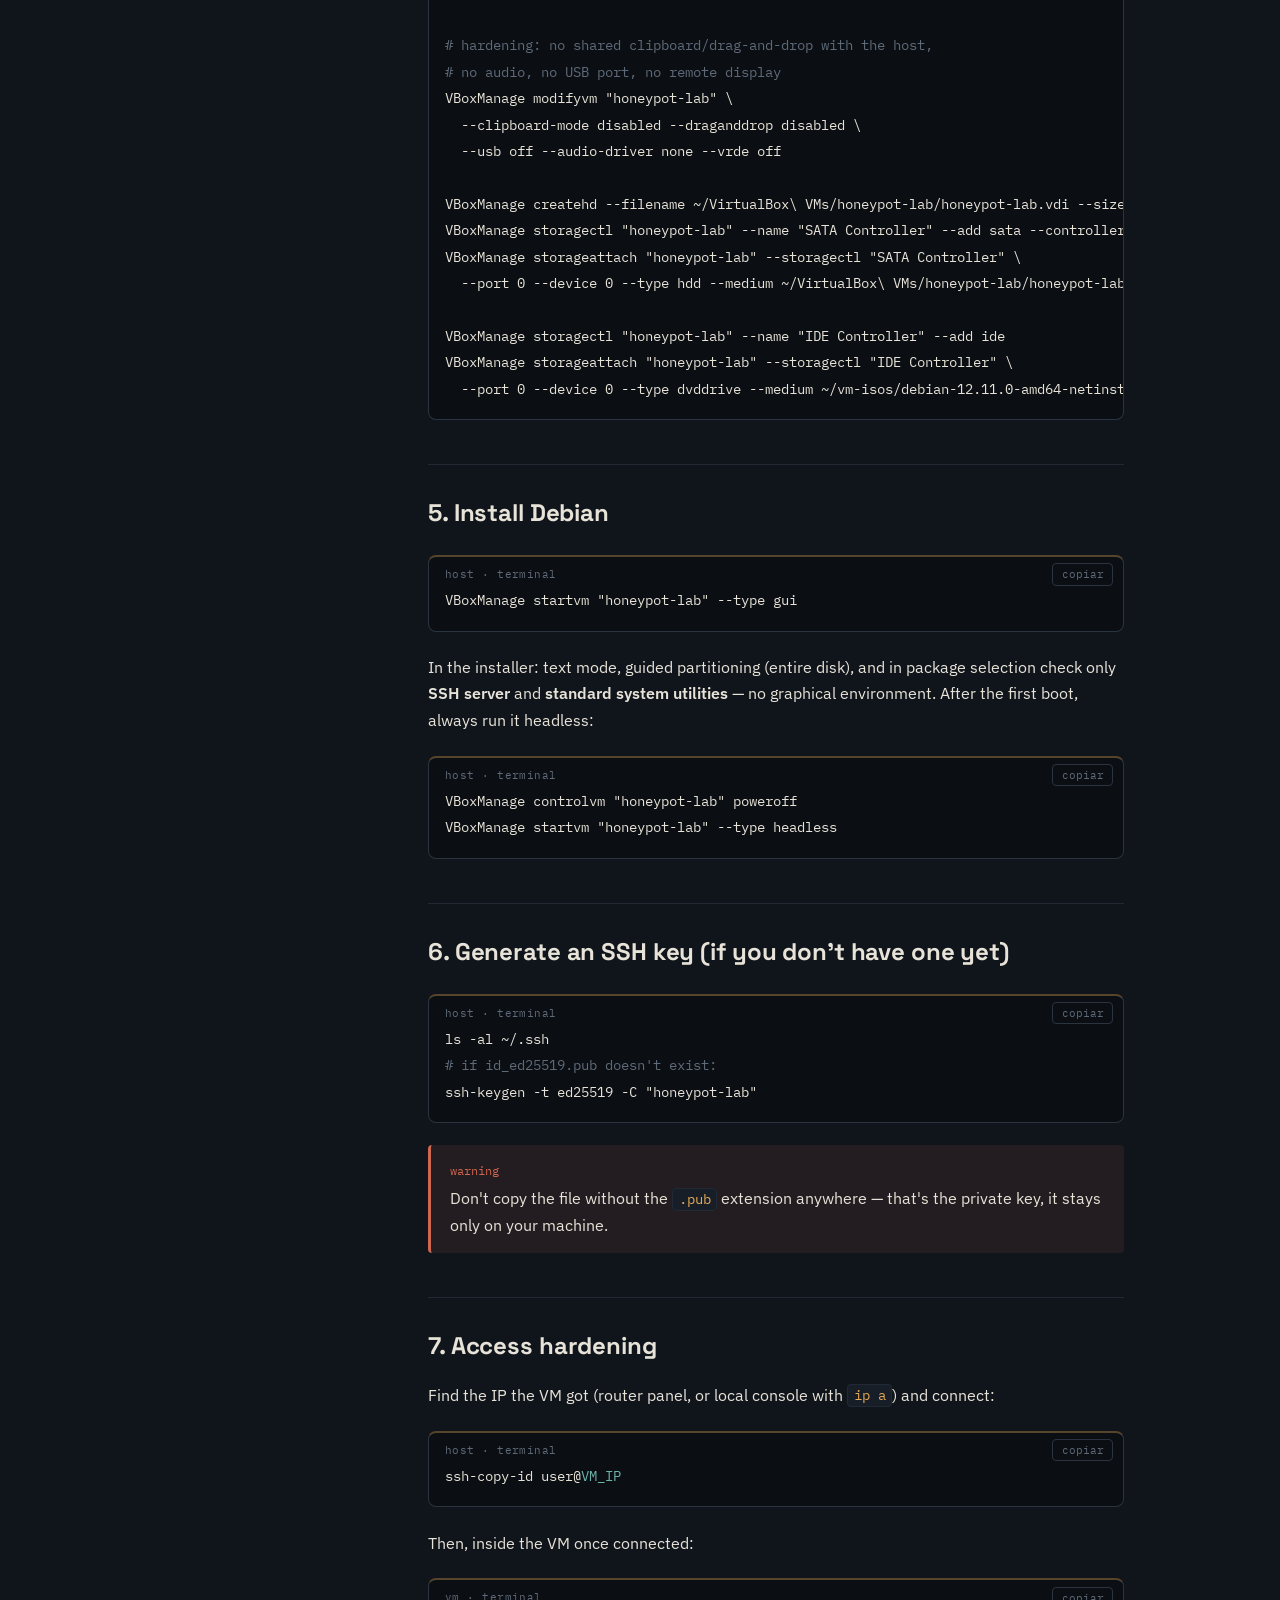
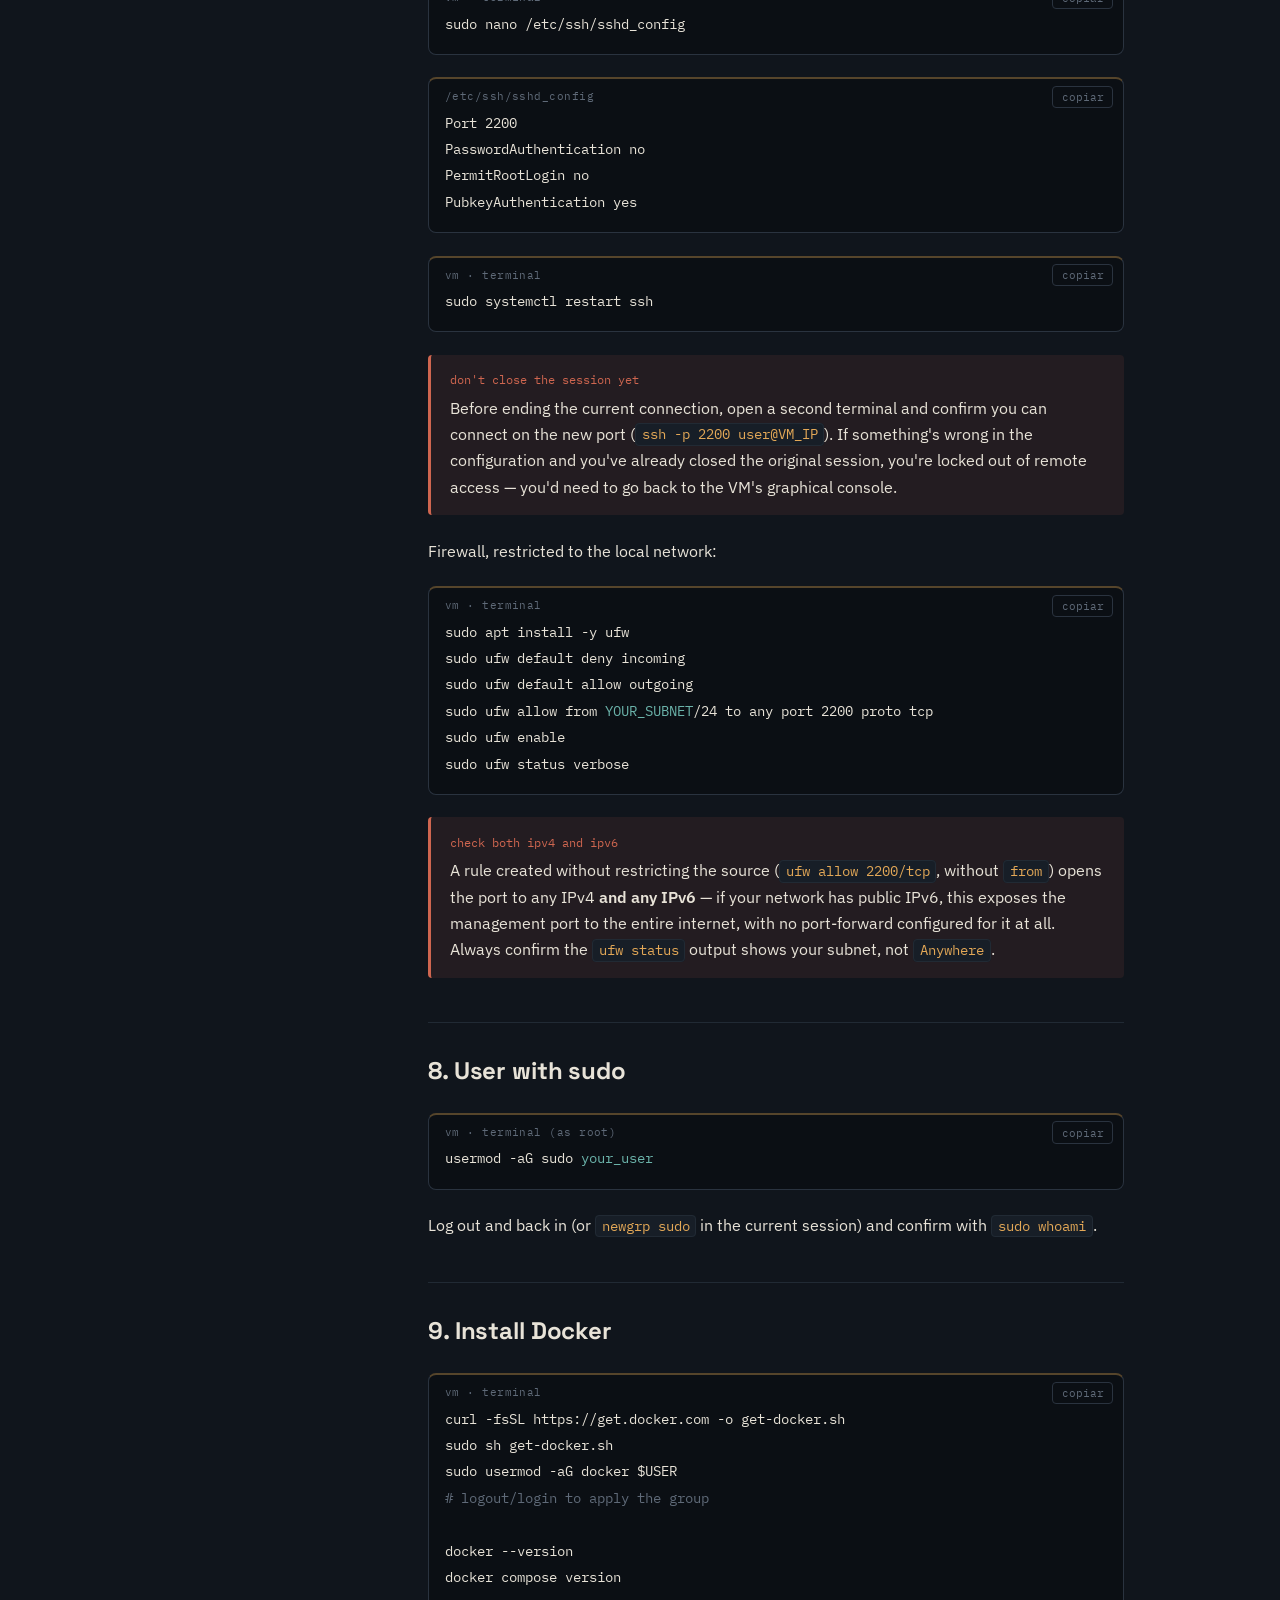
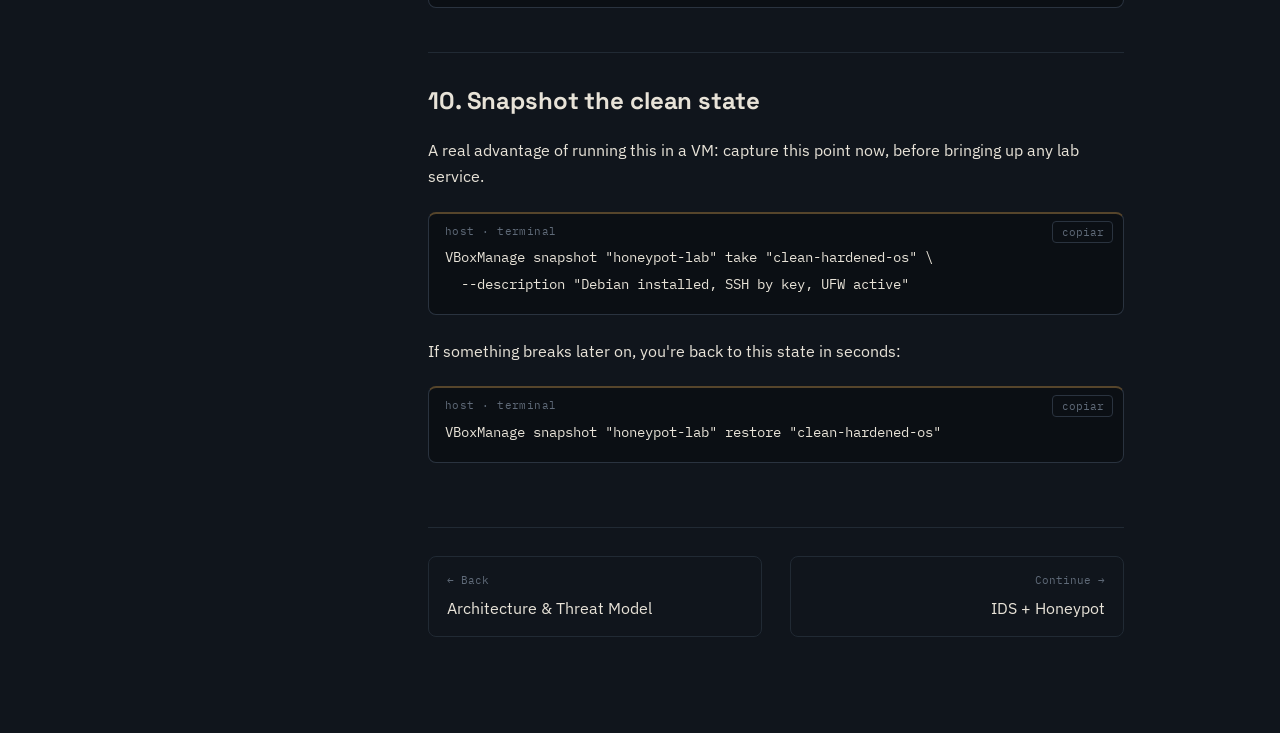
<file: en/02-environment.html>
<!DOCTYPE html>
<html lang="en">
<head>
<meta charset="UTF-8">
<meta name="viewport" content="width=device-width, initial-scale=1.0">
<title>Setting Up the Environment — Observation Post</title>
<link rel="stylesheet" href="../styles.css">
</head>
<body>
<div class="shell">

  <nav class="sidebar">
    <div class="sidebar-brand"><span class="dot"></span><span>Observation Post</span></div>
    <span class="sidebar-tag">honeypot + ids + dashboard</span>
    <a class="lang-toggle" href="../02-ambiente.html">🌐 Ler em português</a>

    <div class="nav-group-label">guide</div>
    <ul class="nav-list">
      <li><a href="index.html"><span class="n">00</span> Start</a></li>
      <li><a href="01-architecture.html"><span class="n">01</span> Architecture &amp; Threat Model</a></li>
      <li><a href="02-environment.html" class="active"><span class="n">02</span> Setting Up the Environment</a></li>
      <li><a href="03-suricata-cowrie.html"><span class="n">03</span> IDS + Honeypot</a></li>
      <li><a href="04-exposure-dashboard.html"><span class="n">04</span> Exposure &amp; Dashboard</a></li>
      <li><a href="05-troubleshooting.html"><span class="n">05</span> Troubleshooting</a></li>
      <li><a href="06-lessons-learned.html"><span class="n">06</span> Lessons Learned</a></li>
    </ul>
  </nav>

  <div class="main">
    <div class="topbar">
      <button data-sidebar-toggle aria-label="Open menu">≡</button>
      <span class="sidebar-tag" style="margin:0;">Observation Post</span>
    </div>

    <div class="content">
      <p class="eyebrow">chapter 02</p>
      <h1>Setting Up the Environment</h1>
      <p class="lede">A VirtualBox VM playing the role of a dedicated server: minimal system, its own network on the LAN, hardened access from the very first boot.</p>

      <div class="callout callout--note">
        <span class="label">note</span>
        <p>The command blocks below indicate where to run each one: <code>host</code> is your physical machine, <code>vm</code> is the virtual machine. Mixing the two up was, by far, the most common source of error throughout this project — always worth double-checking before pasting.</p>
      </div>

      <h2>1. Install VirtualBox</h2>
      <div class="term" data-label="host · terminal">
<pre><code>sudo apt update
sudo apt install -y virtualbox
vboxmanage --version</code></pre>
      </div>

      <h2>2. Download the guest OS image</h2>
      <p>Debian 12 (Bookworm), minimal install — light enough to run as a headless server, with stable repositories for everything that comes next.</p>
      <div class="term" data-label="host · terminal">
<pre><code>mkdir -p ~/vm-isos &amp;&amp; cd ~/vm-isos
wget https://cdimage.debian.org/debian-cd/current/amd64/iso-cd/debian-12.11.0-amd64-netinst.iso</code></pre>
      </div>

      <h2>3. Identify the host's network interface</h2>
      <p>Needed to configure <strong>Bridged</strong> mode in the next step — that's what makes the VM show up on your local network as its own device, with its own IP, instead of hiding behind NAT.</p>
      <div class="term" data-label="host · terminal">
<pre><code>ip link show</code></pre>
      </div>
      <p>Look for the interface that's actually connected (state <code>UP,LOWER_UP</code>) — usually something like <code>enp2s0</code> or <code>wlan0</code>. Ignore virtual interfaces from any existing containers/VMs (<code>docker0</code>, <code>virbr0</code>, any <code>veth*</code>).</p>

      <h2>4. Create the VM</h2>
      <div class="term" data-label="host · terminal">
<pre><code>VBoxManage createvm --name "honeypot-lab" --ostype Debian_64 --register

VBoxManage modifyvm "honeypot-lab" \
  --memory 4096 --cpus 2 \
  --nic1 bridged --bridgeadapter1 <span class="v">YOUR_INTERFACE</span> \
  --boot1 dvd --boot2 disk --boot3 none --boot4 none

<span class="c"># hardening: no shared clipboard/drag-and-drop with the host,
# no audio, no USB port, no remote display</span>
VBoxManage modifyvm "honeypot-lab" \
  --clipboard-mode disabled --draganddrop disabled \
  --usb off --audio-driver none --vrde off

VBoxManage createhd --filename ~/VirtualBox\ VMs/honeypot-lab/honeypot-lab.vdi --size 20000
VBoxManage storagectl "honeypot-lab" --name "SATA Controller" --add sata --controller IntelAhci
VBoxManage storageattach "honeypot-lab" --storagectl "SATA Controller" \
  --port 0 --device 0 --type hdd --medium ~/VirtualBox\ VMs/honeypot-lab/honeypot-lab.vdi

VBoxManage storagectl "honeypot-lab" --name "IDE Controller" --add ide
VBoxManage storageattach "honeypot-lab" --storagectl "IDE Controller" \
  --port 0 --device 0 --type dvddrive --medium ~/vm-isos/debian-12.11.0-amd64-netinst.iso</code></pre>
      </div>

      <h2>5. Install Debian</h2>
      <div class="term" data-label="host · terminal">
<pre><code>VBoxManage startvm "honeypot-lab" --type gui</code></pre>
      </div>
      <p>In the installer: text mode, guided partitioning (entire disk), and in package selection check only <strong>SSH server</strong> and <strong>standard system utilities</strong> — no graphical environment. After the first boot, always run it headless:</p>
      <div class="term" data-label="host · terminal">
<pre><code>VBoxManage controlvm "honeypot-lab" poweroff
VBoxManage startvm "honeypot-lab" --type headless</code></pre>
      </div>

      <h2>6. Generate an SSH key (if you don't have one yet)</h2>
      <div class="term" data-label="host · terminal">
<pre><code>ls -al ~/.ssh
<span class="c"># if id_ed25519.pub doesn't exist:</span>
ssh-keygen -t ed25519 -C "honeypot-lab"</code></pre>
      </div>
      <div class="callout callout--warn">
        <span class="label">warning</span>
        <p>Don't copy the file without the <code>.pub</code> extension anywhere — that's the private key, it stays only on your machine.</p>
      </div>

      <h2>7. Access hardening</h2>
      <p>Find the IP the VM got (router panel, or local console with <code>ip a</code>) and connect:</p>
      <div class="term" data-label="host · terminal">
<pre><code>ssh-copy-id user@<span class="v">VM_IP</span></code></pre>
      </div>
      <p>Then, inside the VM once connected:</p>
      <div class="term" data-label="vm · terminal">
<pre><code>sudo nano /etc/ssh/sshd_config</code></pre>
      </div>
      <div class="term" data-label="/etc/ssh/sshd_config">
<pre><code>Port 2200
PasswordAuthentication no
PermitRootLogin no
PubkeyAuthentication yes</code></pre>
      </div>
      <div class="term" data-label="vm · terminal">
<pre><code>sudo systemctl restart ssh</code></pre>
      </div>

      <div class="callout callout--warn">
        <span class="label">don't close the session yet</span>
        <p>Before ending the current connection, open a second terminal and confirm you can connect on the new port (<code>ssh -p 2200 user@VM_IP</code>). If something's wrong in the configuration and you've already closed the original session, you're locked out of remote access — you'd need to go back to the VM's graphical console.</p>
      </div>

      <p>Firewall, restricted to the local network:</p>
      <div class="term" data-label="vm · terminal">
<pre><code>sudo apt install -y ufw
sudo ufw default deny incoming
sudo ufw default allow outgoing
sudo ufw allow from <span class="v">YOUR_SUBNET</span>/24 to any port 2200 proto tcp
sudo ufw enable
sudo ufw status verbose</code></pre>
      </div>

      <div class="callout callout--warn">
        <span class="label">check both ipv4 and ipv6</span>
        <p>A rule created without restricting the source (<code>ufw allow 2200/tcp</code>, without <code>from</code>) opens the port to any IPv4 <strong>and any IPv6</strong> — if your network has public IPv6, this exposes the management port to the entire internet, with no port-forward configured for it at all. Always confirm the <code>ufw status</code> output shows your subnet, not <code>Anywhere</code>.</p>
      </div>

      <h2>8. User with sudo</h2>
      <div class="term" data-label="vm · terminal (as root)">
<pre><code>usermod -aG sudo <span class="v">your_user</span></code></pre>
      </div>
      <p>Log out and back in (or <code>newgrp sudo</code> in the current session) and confirm with <code>sudo whoami</code>.</p>

      <h2>9. Install Docker</h2>
      <div class="term" data-label="vm · terminal">
<pre><code>curl -fsSL https://get.docker.com -o get-docker.sh
sudo sh get-docker.sh
sudo usermod -aG docker $USER
<span class="c"># logout/login to apply the group</span>

docker --version
docker compose version</code></pre>
      </div>

      <h2>10. Snapshot the clean state</h2>
      <p>A real advantage of running this in a VM: capture this point now, before bringing up any lab service.</p>
      <div class="term" data-label="host · terminal">
<pre><code>VBoxManage snapshot "honeypot-lab" take "clean-hardened-os" \
  --description "Debian installed, SSH by key, UFW active"</code></pre>
      </div>
      <p>If something breaks later on, you're back to this state in seconds:</p>
      <div class="term" data-label="host · terminal">
<pre><code>VBoxManage snapshot "honeypot-lab" restore "clean-hardened-os"</code></pre>
      </div>

      <div class="page-nav">
        <a class="prev" href="01-architecture.html"><span class="dir">← Back</span>Architecture &amp; Threat Model</a>
        <a class="next" href="03-suricata-cowrie.html"><span class="dir">Continue →</span>IDS + Honeypot</a>
      </div>
    </div>
  </div>
</div>
<script src="../script.js"></script>
</body>
</html>
</file>
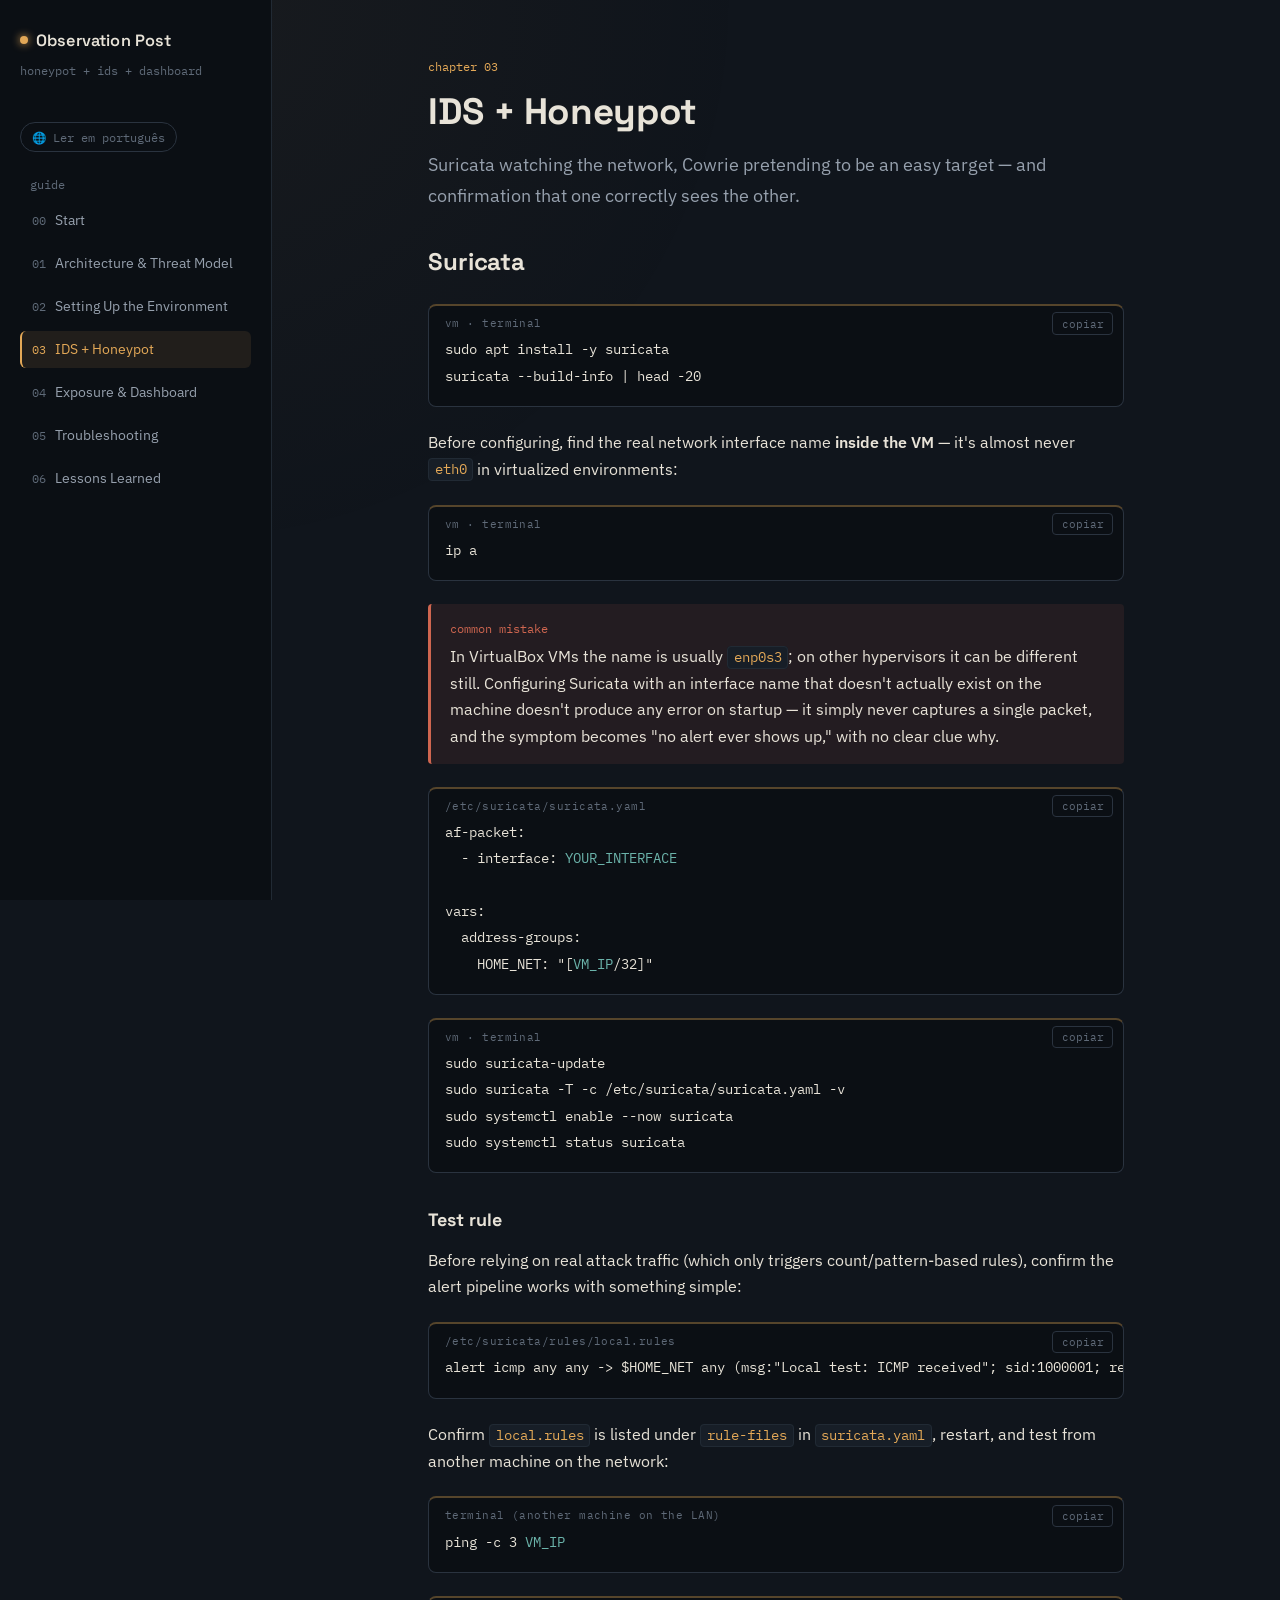
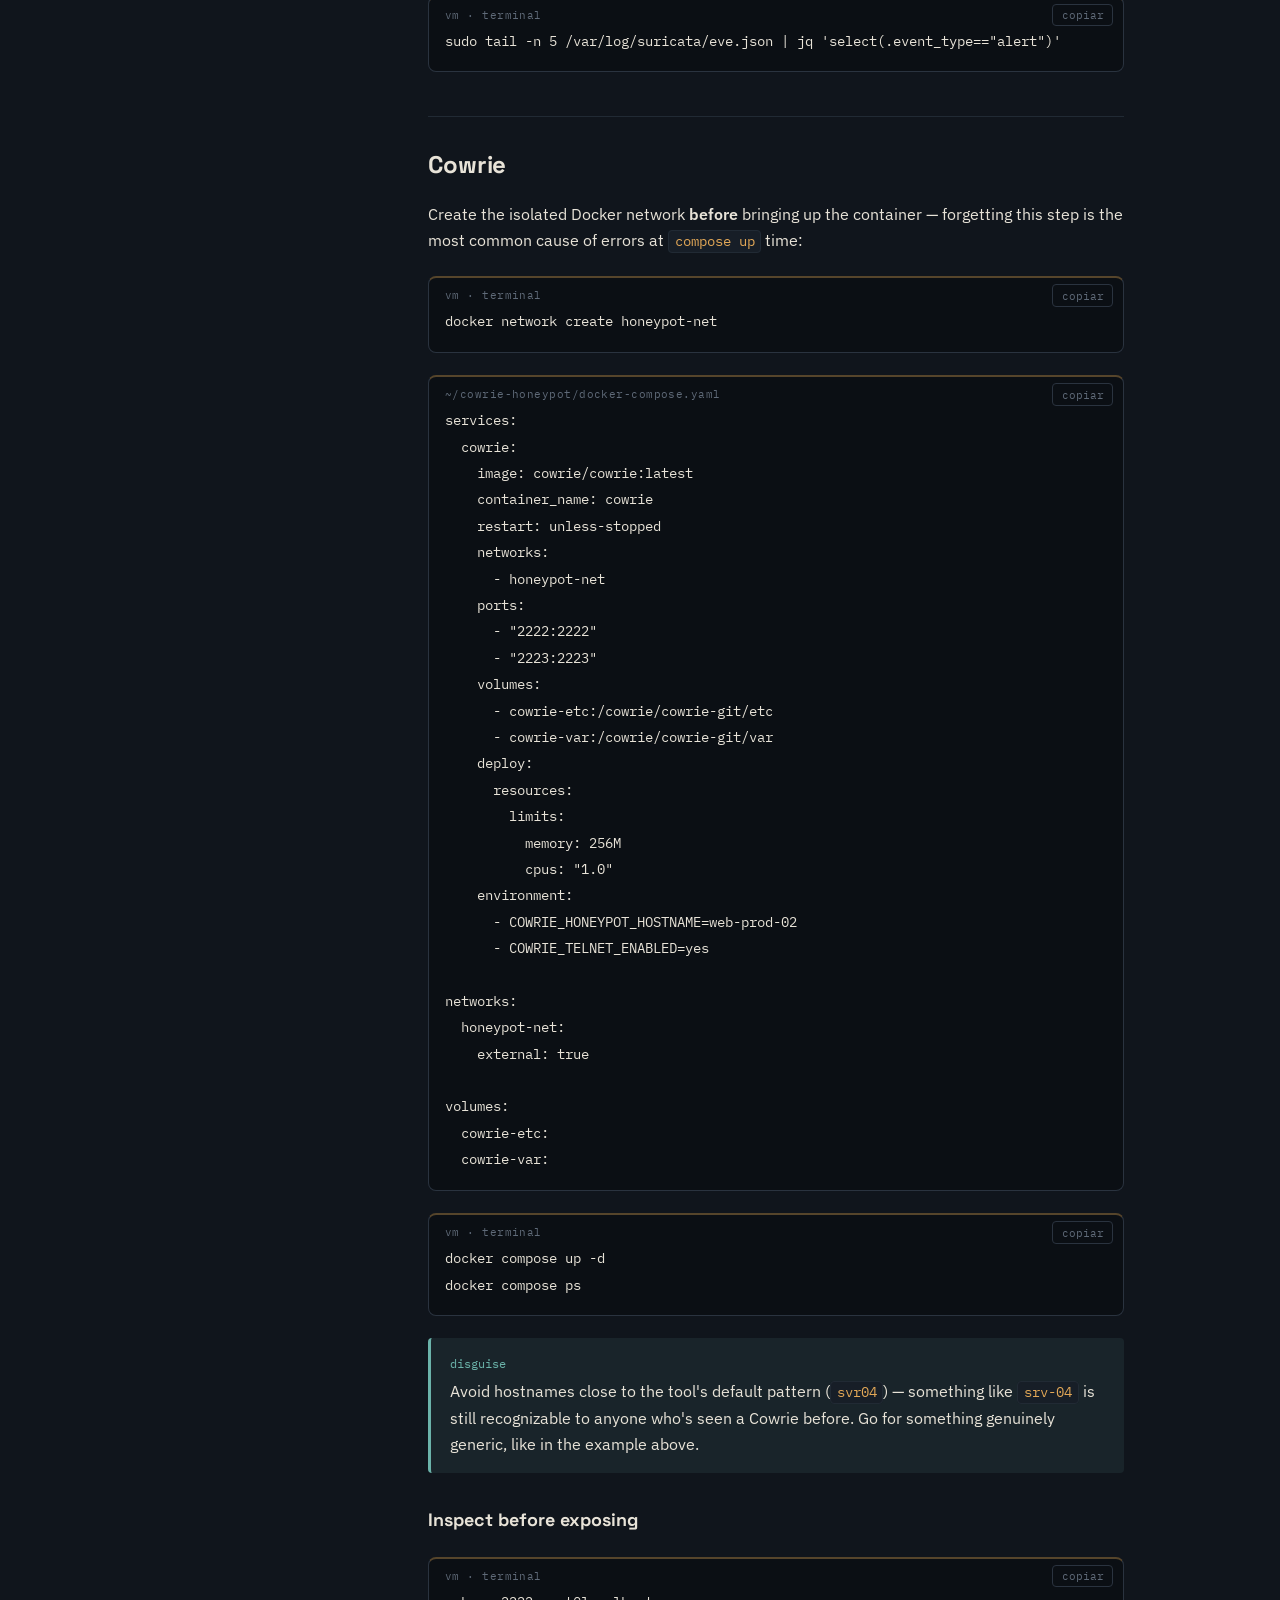
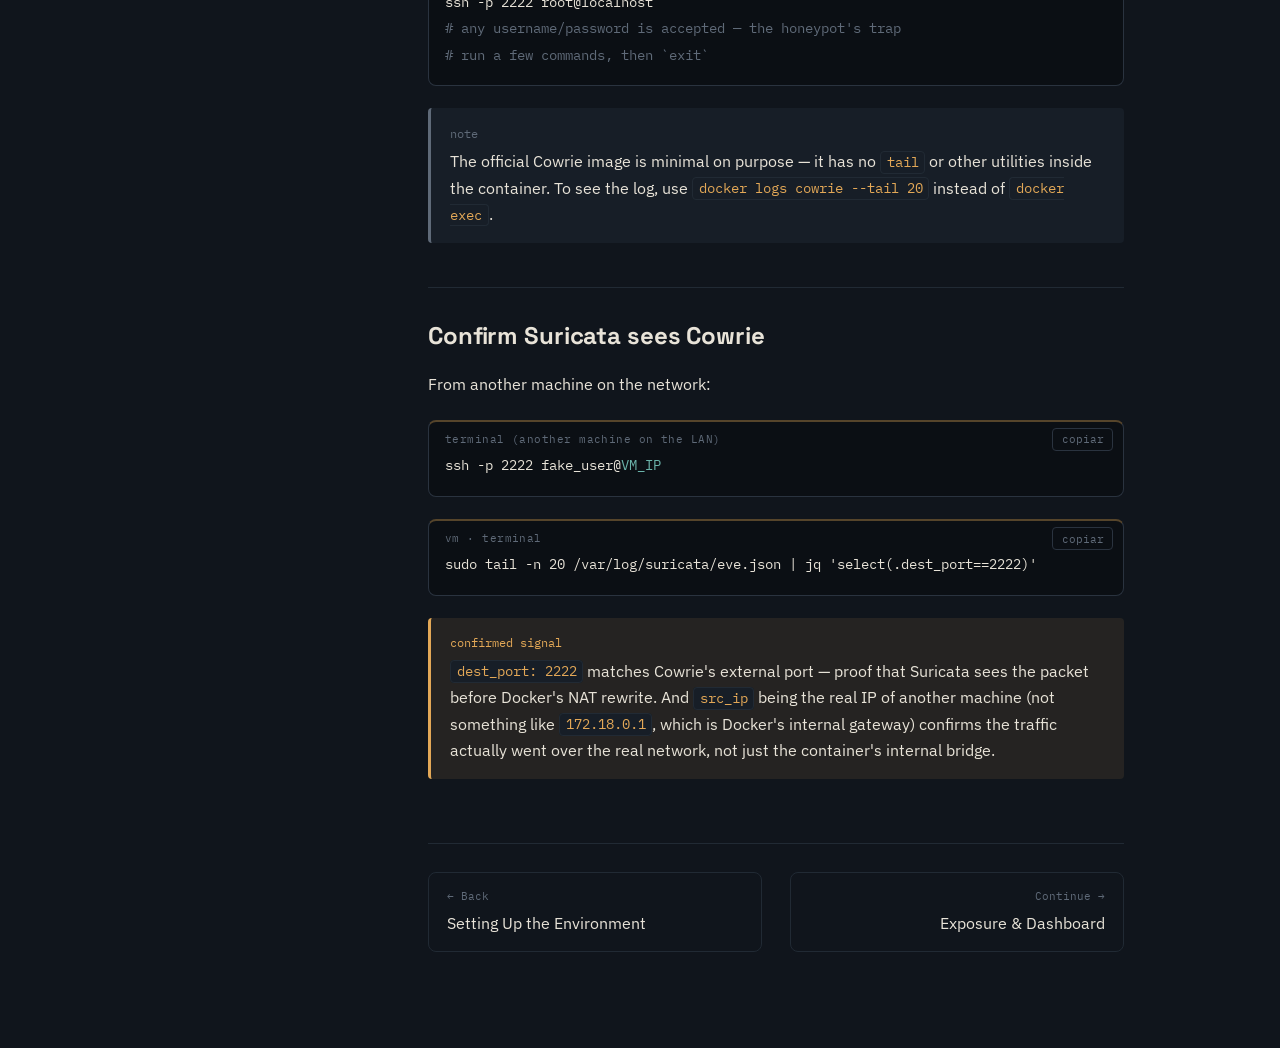
<file: en/03-suricata-cowrie.html>
<!DOCTYPE html>
<html lang="en">
<head>
<meta charset="UTF-8">
<meta name="viewport" content="width=device-width, initial-scale=1.0">
<title>IDS + Honeypot — Observation Post</title>
<link rel="stylesheet" href="../styles.css">
</head>
<body>
<div class="shell">

  <nav class="sidebar">
    <div class="sidebar-brand"><span class="dot"></span><span>Observation Post</span></div>
    <span class="sidebar-tag">honeypot + ids + dashboard</span>
    <a class="lang-toggle" href="../03-suricata-cowrie.html">🌐 Ler em português</a>

    <div class="nav-group-label">guide</div>
    <ul class="nav-list">
      <li><a href="index.html"><span class="n">00</span> Start</a></li>
      <li><a href="01-architecture.html"><span class="n">01</span> Architecture &amp; Threat Model</a></li>
      <li><a href="02-environment.html"><span class="n">02</span> Setting Up the Environment</a></li>
      <li><a href="03-suricata-cowrie.html" class="active"><span class="n">03</span> IDS + Honeypot</a></li>
      <li><a href="04-exposure-dashboard.html"><span class="n">04</span> Exposure &amp; Dashboard</a></li>
      <li><a href="05-troubleshooting.html"><span class="n">05</span> Troubleshooting</a></li>
      <li><a href="06-lessons-learned.html"><span class="n">06</span> Lessons Learned</a></li>
    </ul>
  </nav>

  <div class="main">
    <div class="topbar">
      <button data-sidebar-toggle aria-label="Open menu">≡</button>
      <span class="sidebar-tag" style="margin:0;">Observation Post</span>
    </div>

    <div class="content">
      <p class="eyebrow">chapter 03</p>
      <h1>IDS + Honeypot</h1>
      <p class="lede">Suricata watching the network, Cowrie pretending to be an easy target — and confirmation that one correctly sees the other.</p>

      <h2>Suricata</h2>
      <div class="term" data-label="vm · terminal">
<pre><code>sudo apt install -y suricata
suricata --build-info | head -20</code></pre>
      </div>

      <p>Before configuring, find the real network interface name <strong>inside the VM</strong> — it's almost never <code>eth0</code> in virtualized environments:</p>
      <div class="term" data-label="vm · terminal">
<pre><code>ip a</code></pre>
      </div>

      <div class="callout callout--warn">
        <span class="label">common mistake</span>
        <p>In VirtualBox VMs the name is usually <code>enp0s3</code>; on other hypervisors it can be different still. Configuring Suricata with an interface name that doesn't actually exist on the machine doesn't produce any error on startup — it simply never captures a single packet, and the symptom becomes "no alert ever shows up," with no clear clue why.</p>
      </div>

      <div class="term" data-label="/etc/suricata/suricata.yaml">
<pre><code>af-packet:
  - interface: <span class="v">YOUR_INTERFACE</span>

vars:
  address-groups:
    HOME_NET: "[<span class="v">VM_IP</span>/32]"</code></pre>
      </div>

      <div class="term" data-label="vm · terminal">
<pre><code>sudo suricata-update
sudo suricata -T -c /etc/suricata/suricata.yaml -v
sudo systemctl enable --now suricata
sudo systemctl status suricata</code></pre>
      </div>

      <h3>Test rule</h3>
      <p>Before relying on real attack traffic (which only triggers count/pattern-based rules), confirm the alert pipeline works with something simple:</p>
      <div class="term" data-label="/etc/suricata/rules/local.rules">
<pre><code>alert icmp any any -> $HOME_NET any (msg:"Local test: ICMP received"; sid:1000001; rev:1;)</code></pre>
      </div>
      <p>Confirm <code>local.rules</code> is listed under <code>rule-files</code> in <code>suricata.yaml</code>, restart, and test from another machine on the network:</p>
      <div class="term" data-label="terminal (another machine on the LAN)">
<pre><code>ping -c 3 <span class="v">VM_IP</span></code></pre>
      </div>
      <div class="term" data-label="vm · terminal">
<pre><code>sudo tail -n 5 /var/log/suricata/eve.json | jq 'select(.event_type=="alert")'</code></pre>
      </div>

      <h2>Cowrie</h2>
      <p>Create the isolated Docker network <strong>before</strong> bringing up the container — forgetting this step is the most common cause of errors at <code>compose up</code> time:</p>
      <div class="term" data-label="vm · terminal">
<pre><code>docker network create honeypot-net</code></pre>
      </div>

      <div class="term" data-label="~/cowrie-honeypot/docker-compose.yaml">
<pre><code>services:
  cowrie:
    image: cowrie/cowrie:latest
    container_name: cowrie
    restart: unless-stopped
    networks:
      - honeypot-net
    ports:
      - "2222:2222"
      - "2223:2223"
    volumes:
      - cowrie-etc:/cowrie/cowrie-git/etc
      - cowrie-var:/cowrie/cowrie-git/var
    deploy:
      resources:
        limits:
          memory: 256M
          cpus: "1.0"
    environment:
      - COWRIE_HONEYPOT_HOSTNAME=web-prod-02
      - COWRIE_TELNET_ENABLED=yes

networks:
  honeypot-net:
    external: true

volumes:
  cowrie-etc:
  cowrie-var:</code></pre>
      </div>

      <div class="term" data-label="vm · terminal">
<pre><code>docker compose up -d
docker compose ps</code></pre>
      </div>

      <div class="callout callout--tip">
        <span class="label">disguise</span>
        <p>Avoid hostnames close to the tool's default pattern (<code>svr04</code>) — something like <code>srv-04</code> is still recognizable to anyone who's seen a Cowrie before. Go for something genuinely generic, like in the example above.</p>
      </div>

      <h3>Inspect before exposing</h3>
      <div class="term" data-label="vm · terminal">
<pre><code>ssh -p 2222 root@localhost
<span class="c"># any username/password is accepted — the honeypot's trap
# run a few commands, then `exit`</span></code></pre>
      </div>

      <div class="callout callout--note">
        <span class="label">note</span>
        <p>The official Cowrie image is minimal on purpose — it has no <code>tail</code> or other utilities inside the container. To see the log, use <code>docker logs cowrie --tail 20</code> instead of <code>docker exec</code>.</p>
      </div>

      <h2>Confirm Suricata sees Cowrie</h2>
      <p>From another machine on the network:</p>
      <div class="term" data-label="terminal (another machine on the LAN)">
<pre><code>ssh -p 2222 fake_user@<span class="v">VM_IP</span></code></pre>
      </div>
      <div class="term" data-label="vm · terminal">
<pre><code>sudo tail -n 20 /var/log/suricata/eve.json | jq 'select(.dest_port==2222)'</code></pre>
      </div>

      <div class="callout callout--signal">
        <span class="label">confirmed signal</span>
        <p><code>dest_port: 2222</code> matches Cowrie's external port — proof that Suricata sees the packet before Docker's NAT rewrite. And <code>src_ip</code> being the real IP of another machine (not something like <code>172.18.0.1</code>, which is Docker's internal gateway) confirms the traffic actually went over the real network, not just the container's internal bridge.</p>
      </div>

      <div class="page-nav">
        <a class="prev" href="02-environment.html"><span class="dir">← Back</span>Setting Up the Environment</a>
        <a class="next" href="04-exposure-dashboard.html"><span class="dir">Continue →</span>Exposure &amp; Dashboard</a>
      </div>
    </div>
  </div>
</div>
<script src="../script.js"></script>
</body>
</html>
</file>
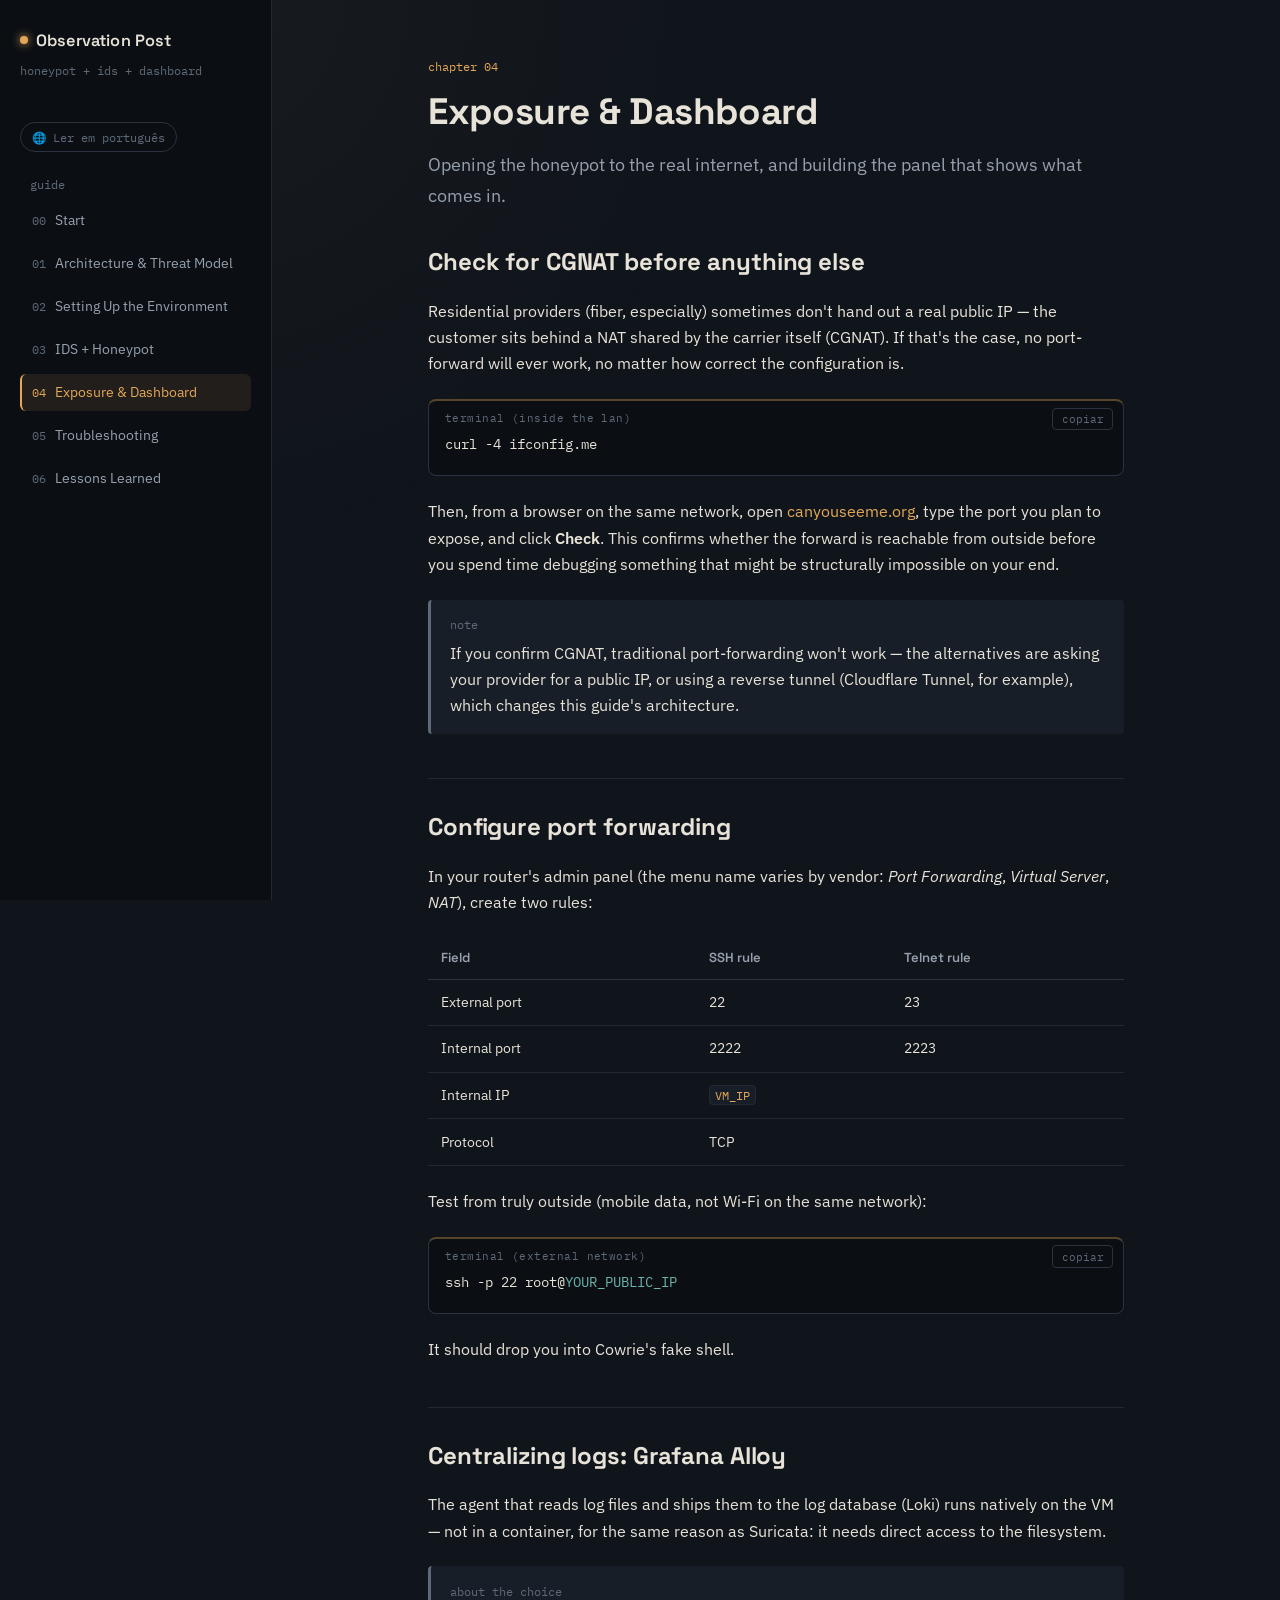
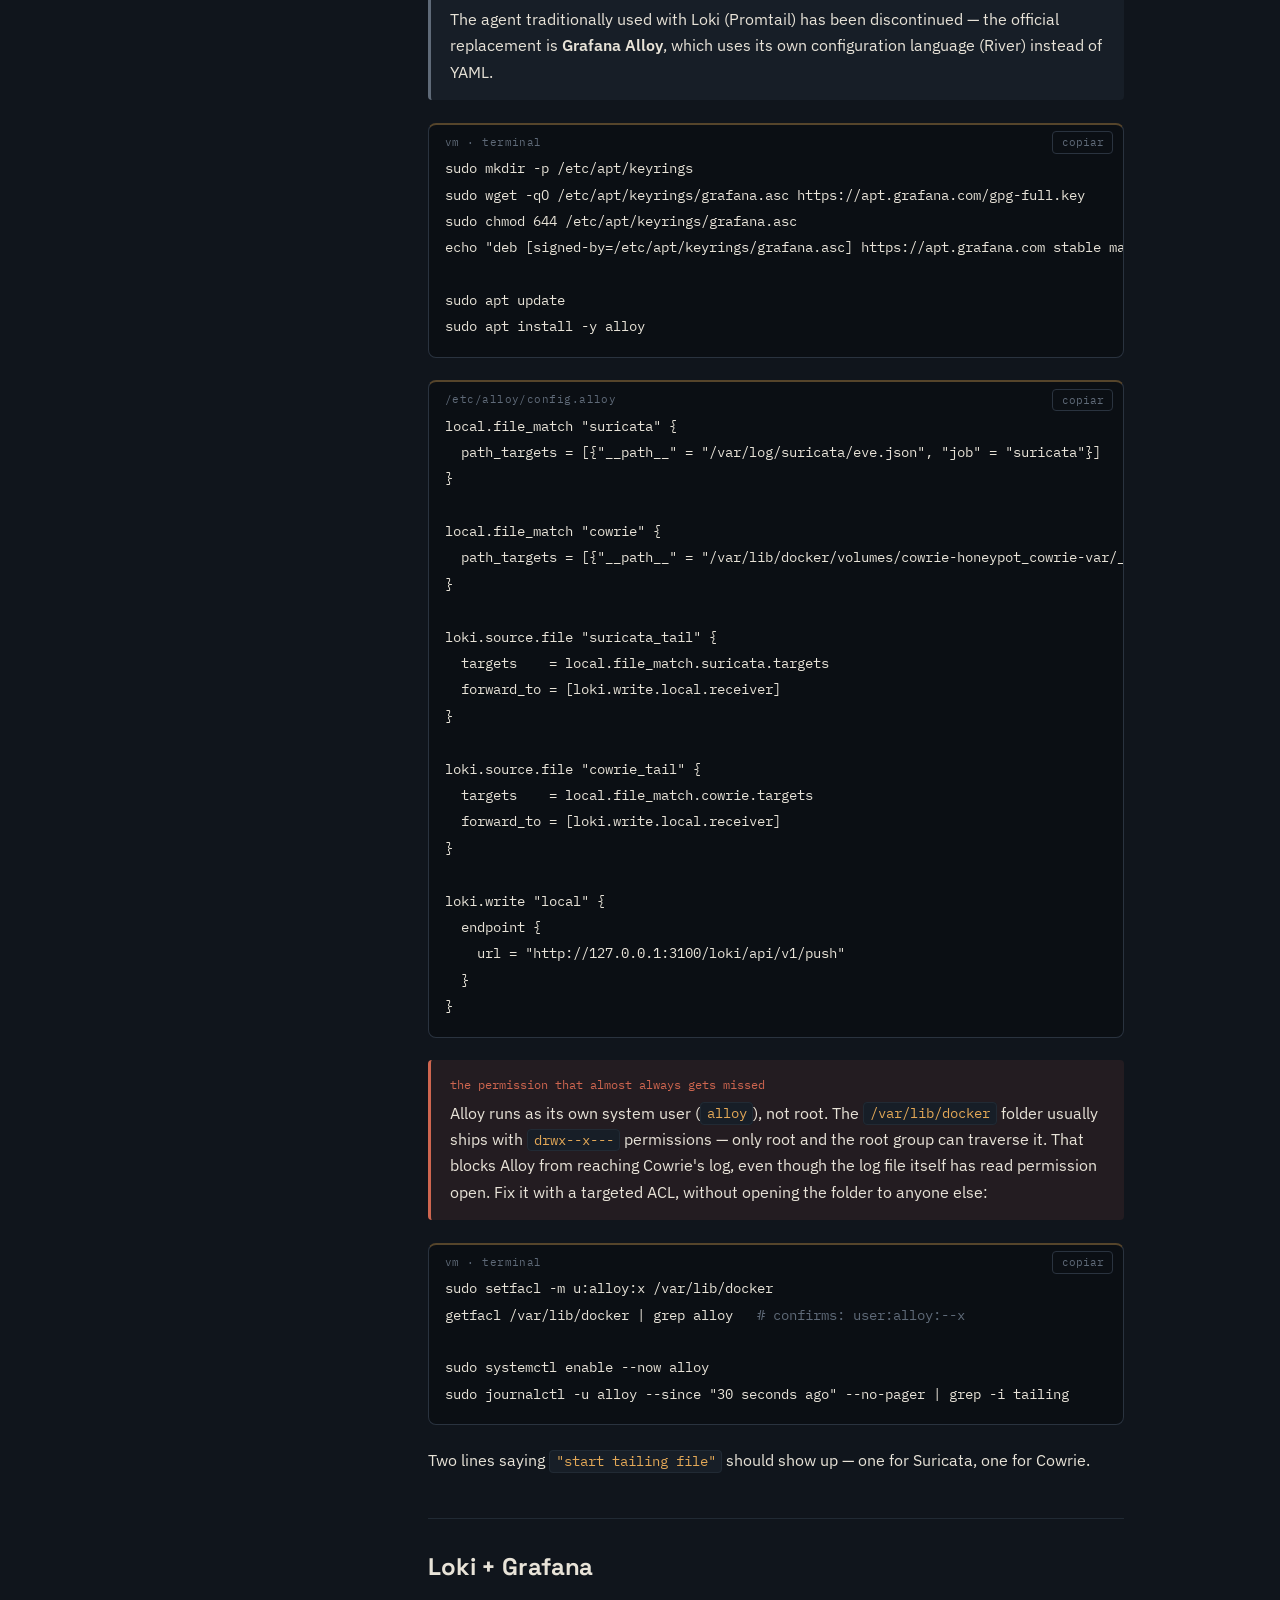
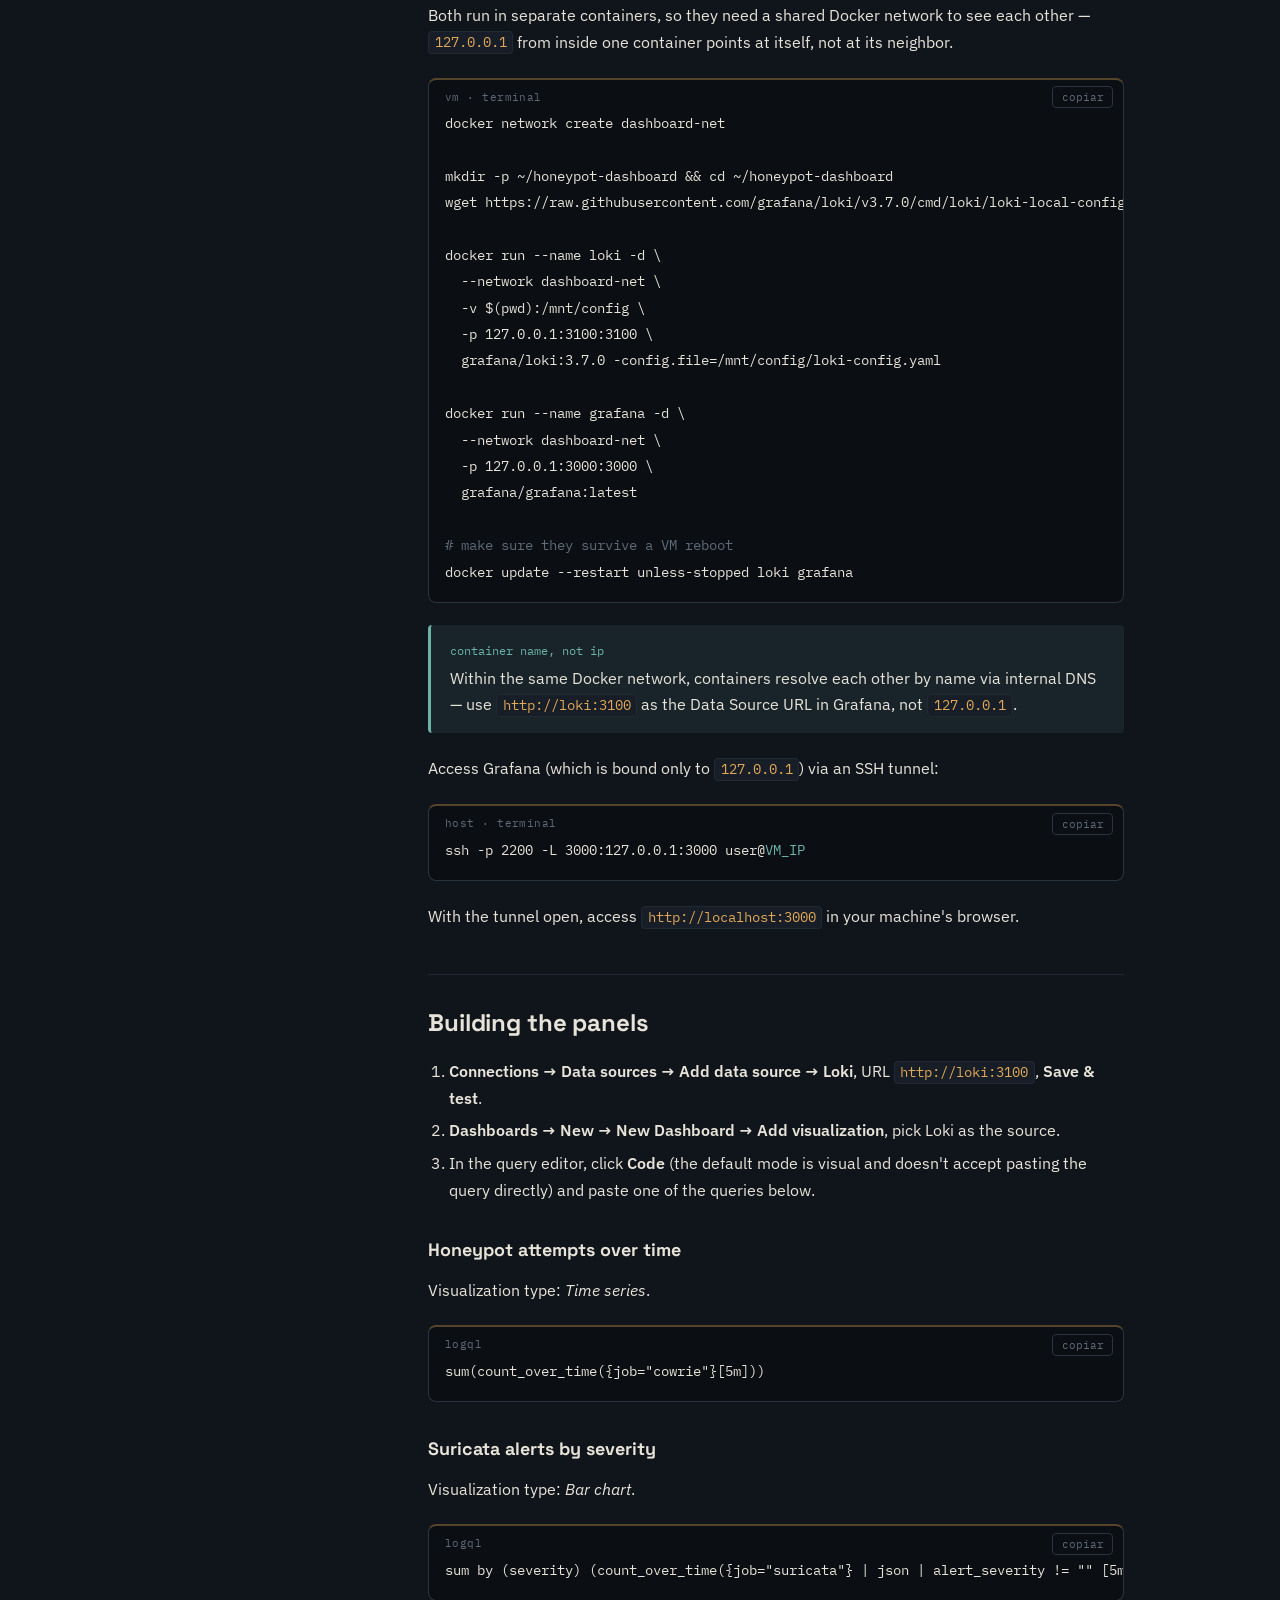
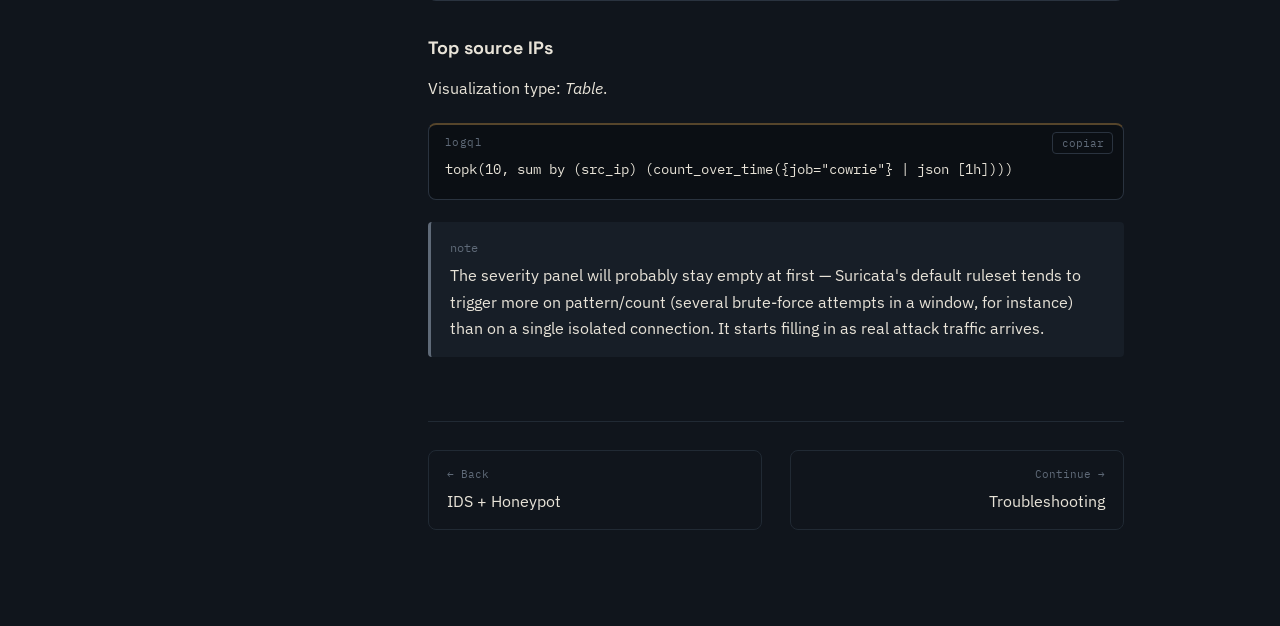
<file: en/04-exposure-dashboard.html>
<!DOCTYPE html>
<html lang="en">
<head>
<meta charset="UTF-8">
<meta name="viewport" content="width=device-width, initial-scale=1.0">
<title>Exposure &amp; Dashboard — Observation Post</title>
<link rel="stylesheet" href="../styles.css">
</head>
<body>
<div class="shell">

  <nav class="sidebar">
    <div class="sidebar-brand"><span class="dot"></span><span>Observation Post</span></div>
    <span class="sidebar-tag">honeypot + ids + dashboard</span>
    <a class="lang-toggle" href="../04-exposicao-dashboard.html">🌐 Ler em português</a>

    <div class="nav-group-label">guide</div>
    <ul class="nav-list">
      <li><a href="index.html"><span class="n">00</span> Start</a></li>
      <li><a href="01-architecture.html"><span class="n">01</span> Architecture &amp; Threat Model</a></li>
      <li><a href="02-environment.html"><span class="n">02</span> Setting Up the Environment</a></li>
      <li><a href="03-suricata-cowrie.html"><span class="n">03</span> IDS + Honeypot</a></li>
      <li><a href="04-exposure-dashboard.html" class="active"><span class="n">04</span> Exposure &amp; Dashboard</a></li>
      <li><a href="05-troubleshooting.html"><span class="n">05</span> Troubleshooting</a></li>
      <li><a href="06-lessons-learned.html"><span class="n">06</span> Lessons Learned</a></li>
    </ul>
  </nav>

  <div class="main">
    <div class="topbar">
      <button data-sidebar-toggle aria-label="Open menu">≡</button>
      <span class="sidebar-tag" style="margin:0;">Observation Post</span>
    </div>

    <div class="content">
      <p class="eyebrow">chapter 04</p>
      <h1>Exposure &amp; Dashboard</h1>
      <p class="lede">Opening the honeypot to the real internet, and building the panel that shows what comes in.</p>

      <h2>Check for CGNAT before anything else</h2>
      <p>Residential providers (fiber, especially) sometimes don't hand out a real public IP — the customer sits behind a NAT shared by the carrier itself (CGNAT). If that's the case, no port-forward will ever work, no matter how correct the configuration is.</p>
      <div class="term" data-label="terminal (inside the lan)">
<pre><code>curl -4 ifconfig.me</code></pre>
      </div>
      <p>Then, from a browser on the same network, open <a href="https://canyouseeme.org" target="_blank" rel="noopener">canyouseeme.org</a>, type the port you plan to expose, and click <strong>Check</strong>. This confirms whether the forward is reachable from outside before you spend time debugging something that might be structurally impossible on your end.</p>

      <div class="callout callout--note">
        <span class="label">note</span>
        <p>If you confirm CGNAT, traditional port-forwarding won't work — the alternatives are asking your provider for a public IP, or using a reverse tunnel (Cloudflare Tunnel, for example), which changes this guide's architecture.</p>
      </div>

      <h2>Configure port forwarding</h2>
      <p>In your router's admin panel (the menu name varies by vendor: <em>Port Forwarding</em>, <em>Virtual Server</em>, <em>NAT</em>), create two rules:</p>

      <table>
        <thead><tr><th>Field</th><th>SSH rule</th><th>Telnet rule</th></tr></thead>
        <tbody>
          <tr><td>External port</td><td>22</td><td>23</td></tr>
          <tr><td>Internal port</td><td>2222</td><td>2223</td></tr>
          <tr><td>Internal IP</td><td colspan="2"><code>VM_IP</code></td></tr>
          <tr><td>Protocol</td><td colspan="2">TCP</td></tr>
        </tbody>
      </table>

      <p>Test from truly outside (mobile data, not Wi-Fi on the same network):</p>
      <div class="term" data-label="terminal (external network)">
<pre><code>ssh -p 22 root@<span class="v">YOUR_PUBLIC_IP</span></code></pre>
      </div>
      <p>It should drop you into Cowrie's fake shell.</p>

      <h2>Centralizing logs: Grafana Alloy</h2>
      <p>The agent that reads log files and ships them to the log database (Loki) runs natively on the VM — not in a container, for the same reason as Suricata: it needs direct access to the filesystem.</p>

      <div class="callout callout--note">
        <span class="label">about the choice</span>
        <p>The agent traditionally used with Loki (Promtail) has been discontinued — the official replacement is <strong>Grafana Alloy</strong>, which uses its own configuration language (River) instead of YAML.</p>
      </div>

      <div class="term" data-label="vm · terminal">
<pre><code>sudo mkdir -p /etc/apt/keyrings
sudo wget -qO /etc/apt/keyrings/grafana.asc https://apt.grafana.com/gpg-full.key
sudo chmod 644 /etc/apt/keyrings/grafana.asc
echo "deb [signed-by=/etc/apt/keyrings/grafana.asc] https://apt.grafana.com stable main" | sudo tee /etc/apt/sources.list.d/grafana.list

sudo apt update
sudo apt install -y alloy</code></pre>
      </div>

      <div class="term" data-label="/etc/alloy/config.alloy">
<pre><code>local.file_match "suricata" {
  path_targets = [{"__path__" = "/var/log/suricata/eve.json", "job" = "suricata"}]
}

local.file_match "cowrie" {
  path_targets = [{"__path__" = "/var/lib/docker/volumes/cowrie-honeypot_cowrie-var/_data/log/cowrie/cowrie.json", "job" = "cowrie"}]
}

loki.source.file "suricata_tail" {
  targets    = local.file_match.suricata.targets
  forward_to = [loki.write.local.receiver]
}

loki.source.file "cowrie_tail" {
  targets    = local.file_match.cowrie.targets
  forward_to = [loki.write.local.receiver]
}

loki.write "local" {
  endpoint {
    url = "http://127.0.0.1:3100/loki/api/v1/push"
  }
}</code></pre>
      </div>

      <div class="callout callout--warn">
        <span class="label">the permission that almost always gets missed</span>
        <p>Alloy runs as its own system user (<code>alloy</code>), not root. The <code>/var/lib/docker</code> folder usually ships with <code>drwx--x---</code> permissions — only root and the root group can traverse it. That blocks Alloy from reaching Cowrie's log, even though the log file itself has read permission open. Fix it with a targeted ACL, without opening the folder to anyone else:</p>
      </div>
      <div class="term" data-label="vm · terminal">
<pre><code>sudo setfacl -m u:alloy:x /var/lib/docker
getfacl /var/lib/docker | grep alloy   <span class="c"># confirms: user:alloy:--x</span>

sudo systemctl enable --now alloy
sudo journalctl -u alloy --since "30 seconds ago" --no-pager | grep -i tailing</code></pre>
      </div>
      <p>Two lines saying <code>"start tailing file"</code> should show up — one for Suricata, one for Cowrie.</p>

      <h2>Loki + Grafana</h2>
      <p>Both run in separate containers, so they need a shared Docker network to see each other — <code>127.0.0.1</code> from inside one container points at itself, not at its neighbor.</p>
      <div class="term" data-label="vm · terminal">
<pre><code>docker network create dashboard-net

mkdir -p ~/honeypot-dashboard &amp;&amp; cd ~/honeypot-dashboard
wget https://raw.githubusercontent.com/grafana/loki/v3.7.0/cmd/loki/loki-local-config.yaml -O loki-config.yaml

docker run --name loki -d \
  --network dashboard-net \
  -v $(pwd):/mnt/config \
  -p 127.0.0.1:3100:3100 \
  grafana/loki:3.7.0 -config.file=/mnt/config/loki-config.yaml

docker run --name grafana -d \
  --network dashboard-net \
  -p 127.0.0.1:3000:3000 \
  grafana/grafana:latest

<span class="c"># make sure they survive a VM reboot</span>
docker update --restart unless-stopped loki grafana</code></pre>
      </div>

      <div class="callout callout--tip">
        <span class="label">container name, not ip</span>
        <p>Within the same Docker network, containers resolve each other by name via internal DNS — use <code>http://loki:3100</code> as the Data Source URL in Grafana, not <code>127.0.0.1</code>.</p>
      </div>

      <p>Access Grafana (which is bound only to <code>127.0.0.1</code>) via an SSH tunnel:</p>
      <div class="term" data-label="host · terminal">
<pre><code>ssh -p 2200 -L 3000:127.0.0.1:3000 user@<span class="v">VM_IP</span></code></pre>
      </div>
      <p>With the tunnel open, access <code>http://localhost:3000</code> in your machine's browser.</p>

      <h2>Building the panels</h2>
      <ol>
        <li><strong>Connections → Data sources → Add data source → Loki</strong>, URL <code>http://loki:3100</code>, <strong>Save &amp; test</strong>.</li>
        <li><strong>Dashboards → New → New Dashboard → Add visualization</strong>, pick Loki as the source.</li>
        <li>In the query editor, click <strong>Code</strong> (the default mode is visual and doesn't accept pasting the query directly) and paste one of the queries below.</li>
      </ol>

      <h3>Honeypot attempts over time</h3>
      <p>Visualization type: <em>Time series</em>.</p>
      <div class="term" data-label="logql">
<pre><code>sum(count_over_time({job="cowrie"}[5m]))</code></pre>
      </div>

      <h3>Suricata alerts by severity</h3>
      <p>Visualization type: <em>Bar chart</em>.</p>
      <div class="term" data-label="logql">
<pre><code>sum by (severity) (count_over_time({job="suricata"} | json | alert_severity != "" [5m]))</code></pre>
      </div>

      <h3>Top source IPs</h3>
      <p>Visualization type: <em>Table</em>.</p>
      <div class="term" data-label="logql">
<pre><code>topk(10, sum by (src_ip) (count_over_time({job="cowrie"} | json [1h])))</code></pre>
      </div>

      <div class="callout callout--note">
        <span class="label">note</span>
        <p>The severity panel will probably stay empty at first — Suricata's default ruleset tends to trigger more on pattern/count (several brute-force attempts in a window, for instance) than on a single isolated connection. It starts filling in as real attack traffic arrives.</p>
      </div>

      <div class="page-nav">
        <a class="prev" href="03-suricata-cowrie.html"><span class="dir">← Back</span>IDS + Honeypot</a>
        <a class="next" href="05-troubleshooting.html"><span class="dir">Continue →</span>Troubleshooting</a>
      </div>
    </div>
  </div>
</div>
<script src="../script.js"></script>
</body>
</html>
</file>
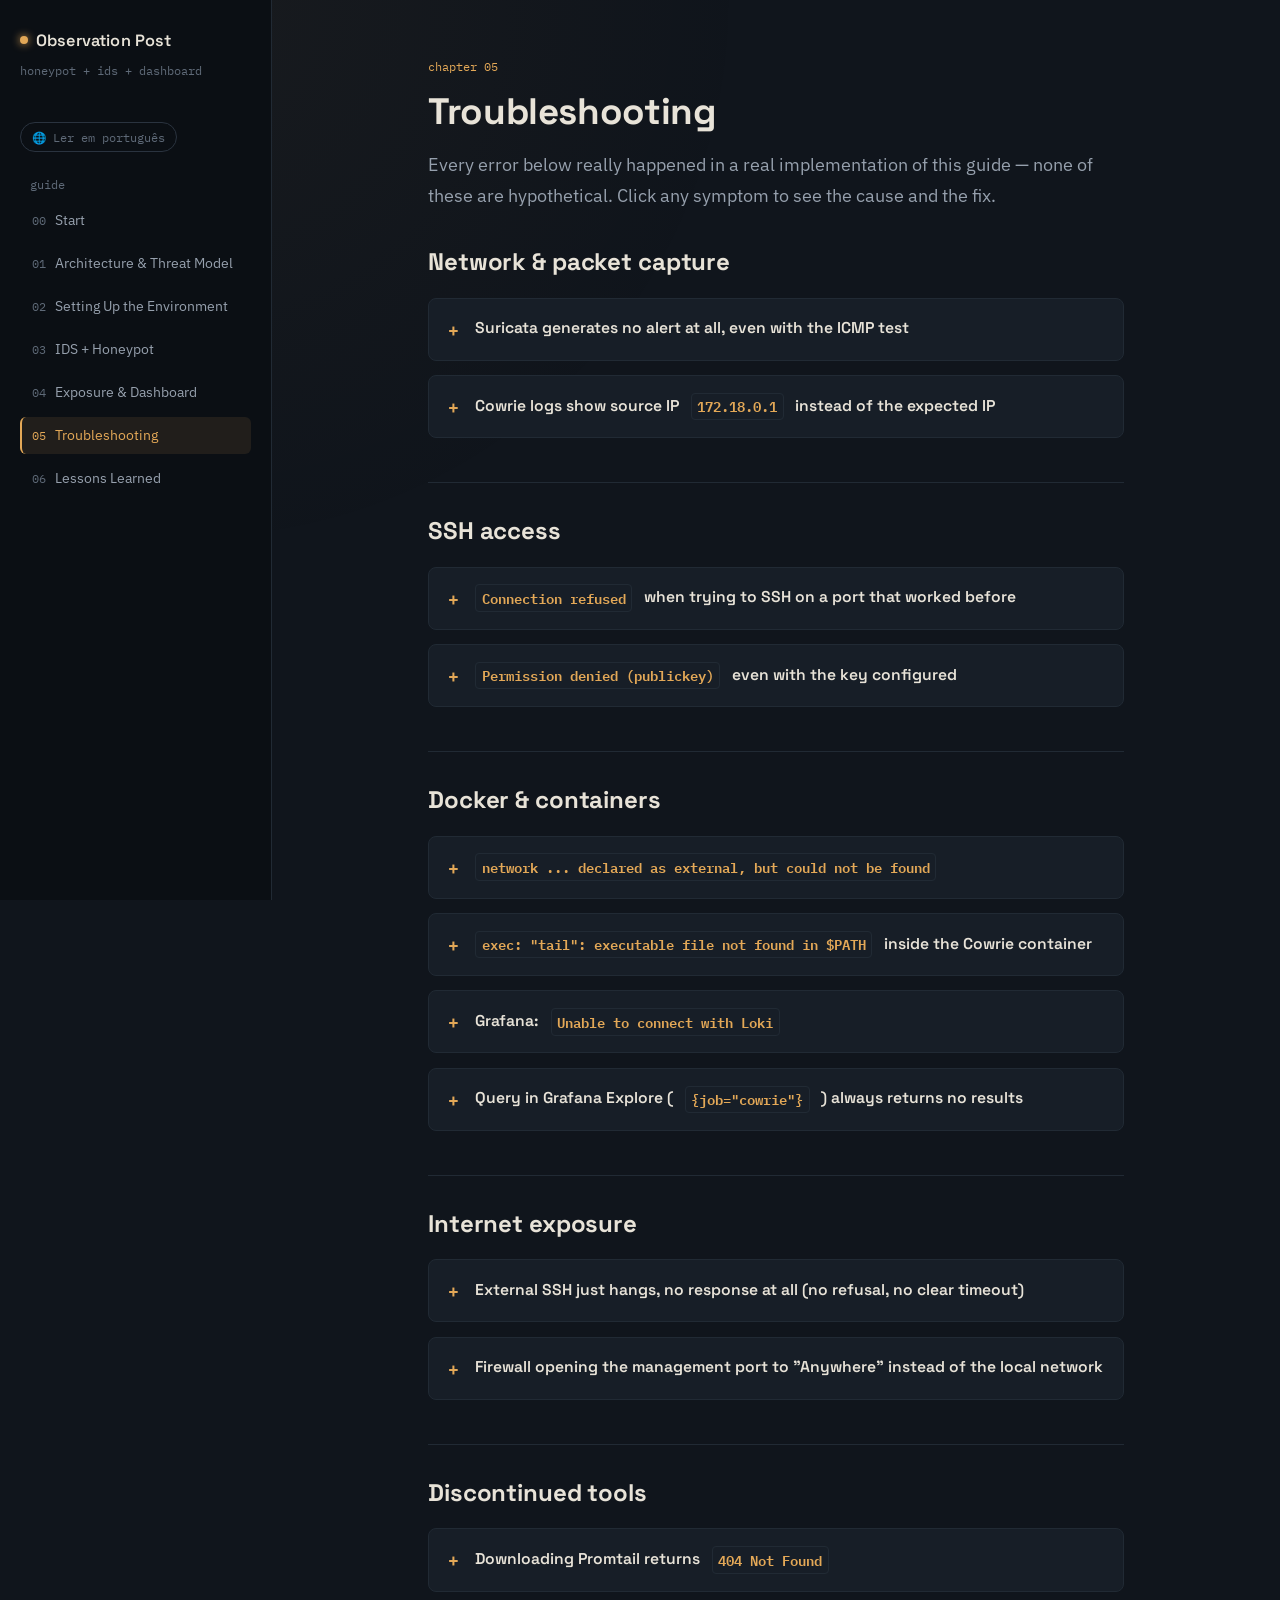
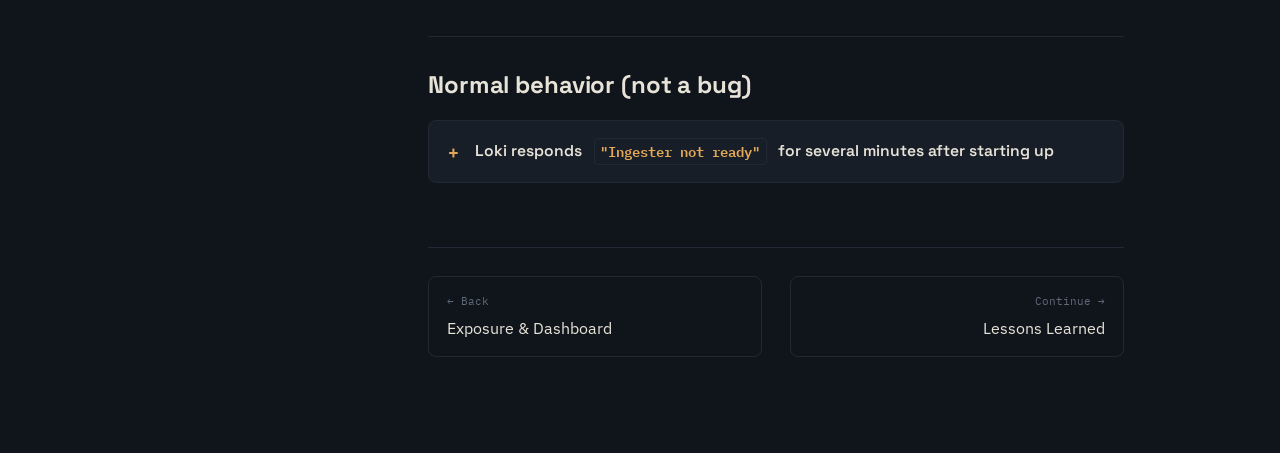
<file: en/05-troubleshooting.html>
<!DOCTYPE html>
<html lang="en">
<head>
<meta charset="UTF-8">
<meta name="viewport" content="width=device-width, initial-scale=1.0">
<title>Troubleshooting — Observation Post</title>
<link rel="stylesheet" href="../styles.css">
</head>
<body>
<div class="shell">

  <nav class="sidebar">
    <div class="sidebar-brand"><span class="dot"></span><span>Observation Post</span></div>
    <span class="sidebar-tag">honeypot + ids + dashboard</span>
    <a class="lang-toggle" href="../05-troubleshooting.html">🌐 Ler em português</a>

    <div class="nav-group-label">guide</div>
    <ul class="nav-list">
      <li><a href="index.html"><span class="n">00</span> Start</a></li>
      <li><a href="01-architecture.html"><span class="n">01</span> Architecture &amp; Threat Model</a></li>
      <li><a href="02-environment.html"><span class="n">02</span> Setting Up the Environment</a></li>
      <li><a href="03-suricata-cowrie.html"><span class="n">03</span> IDS + Honeypot</a></li>
      <li><a href="04-exposure-dashboard.html"><span class="n">04</span> Exposure &amp; Dashboard</a></li>
      <li><a href="05-troubleshooting.html" class="active"><span class="n">05</span> Troubleshooting</a></li>
      <li><a href="06-lessons-learned.html"><span class="n">06</span> Lessons Learned</a></li>
    </ul>
  </nav>

  <div class="main">
    <div class="topbar">
      <button data-sidebar-toggle aria-label="Open menu">≡</button>
      <span class="sidebar-tag" style="margin:0;">Observation Post</span>
    </div>

    <div class="content">
      <p class="eyebrow">chapter 05</p>
      <h1>Troubleshooting</h1>
      <p class="lede">Every error below really happened in a real implementation of this guide — none of these are hypothetical. Click any symptom to see the cause and the fix.</p>

      <h2>Network &amp; packet capture</h2>

      <details class="trouble">
        <summary>Suricata generates no alert at all, even with the ICMP test</summary>
        <div class="trouble-body">
          <h4>cause</h4>
          <p>The interface name configured under <code>af-packet</code> doesn't actually exist on the machine — usually because it was copied from another context (<code>eth0</code>, common in generic guides or physical hardware, while VMs tend to use <code>enp0s3</code> or similar). Suricata doesn't error out when started with a wrong interface, it just never captures anything.</p>
          <h4>fix</h4>
          <p>Run <code>ip a</code> on the machine itself, confirm the real name, and update the <code>interface</code> field under <code>af-packet</code> in <code>suricata.yaml</code>. Also check that <code>HOME_NET</code> points to the machine's real IP, not a sample address.</p>
        </div>
      </details>

      <details class="trouble">
        <summary>Cowrie logs show source IP <code>172.18.0.1</code> instead of the expected IP</summary>
        <div class="trouble-body">
          <h4>cause</h4>
          <p>That's the Docker network's internal gateway — it shows up when the test is done from inside the VM's own host (<code>ssh -p 2222 root@localhost</code>), not from another point on the network.</p>
          <h4>fix</h4>
          <p>Not a configuration error. To validate "real" traffic capture, always test from <strong>another</strong> machine on the network, never from inside the VM itself.</p>
        </div>
      </details>

      <h2>SSH access</h2>

      <details class="trouble">
        <summary><code>Connection refused</code> when trying to SSH on a port that worked before</summary>
        <div class="trouble-body">
          <h4>cause</h4>
          <p>The <code>sshd</code> service may have gone back to listening on the default port (22) instead of the configured management port — an upgrade of the <code>openssh-server</code> package can restore the original <code>sshd_config</code> if the package manager treats the file as unmodified, depending on how a conflict prompt was answered.</p>
          <h4>fix</h4>
          <p>Confirm with <code>sudo ss -tlnp | grep ssh</code> which port it's actually listening on. If the hardening lines in <code>sshd_config</code> are commented out (with <code>#</code> in front), uncomment them and restart the service. Prevention: <code>sudo apt-mark hold openssh-server</code> once everything has stabilized.</p>
        </div>
      </details>

      <details class="trouble">
        <summary><code>Permission denied (publickey)</code> even with the key configured</summary>
        <div class="trouble-body">
          <h4>most common cause</h4>
          <p>Running the SSH command with <code>sudo</code> in front changes which user (and therefore which private key) is used — <code>sudo ssh ...</code> looks for the key in <code>/root/.ssh/</code>, not your normal user's folder.</p>
          <h4>second possible cause</h4>
          <p>The public key was never actually copied into the right user's <code>authorized_keys</code> — especially easy to happen if clipboard sharing between host and VM is disabled (recommended for security) and the key was pasted manually, with a character lost along the way.</p>
          <h4>fix</h4>
          <p>Never put <code>sudo</code> in front of a plain <code>ssh</code> command. To copy the key without relying on manual pasting, use <code>ssh-copy-id -p PORT user@IP</code> — avoids the problem entirely.</p>
        </div>
      </details>

      <h2>Docker &amp; containers</h2>

      <details class="trouble">
        <summary><code>network ... declared as external, but could not be found</code></summary>
        <div class="trouble-body">
          <h4>cause</h4>
          <p><code>docker-compose.yaml</code> references a network marked <code>external: true</code> — meaning it expects the network to already exist — but it was never created.</p>
          <h4>fix</h4>
          <p><code>docker network create network-name</code> before <code>docker compose up</code>.</p>
        </div>
      </details>

      <details class="trouble">
        <summary><code>exec: "tail": executable file not found in $PATH</code> inside the Cowrie container</summary>
        <div class="trouble-body">
          <h4>cause</h4>
          <p>The official Cowrie image is minimal on purpose (fewer binaries = smaller attack surface if someone escapes the sandbox) — it doesn't include <code>tail</code> or other coreutils utilities.</p>
          <h4>fix</h4>
          <p>Use <code>docker logs cowrie --tail 20</code> (reads via Docker's own log driver, doesn't depend on anything inside the container) or read the file directly from the volume, on the host.</p>
        </div>
      </details>

      <details class="trouble">
        <summary>Grafana: <code>Unable to connect with Loki</code></summary>
        <div class="trouble-body">
          <h4>cause</h4>
          <p>Grafana and Loki running in separate Docker containers don't share <code>127.0.0.1</code> — each container has its own isolated loopback. Using <code>http://127.0.0.1:3100</code> as the Data Source URL points Grafana at itself, not at Loki.</p>
          <h4>fix</h4>
          <p>Put both containers on the same dedicated Docker network and use the <strong>container name</strong> as the hostname (<code>http://loki:3100</code>) — resolved via Docker's internal DNS, available only between containers on the same network.</p>
        </div>
      </details>

      <details class="trouble">
        <summary>Query in Grafana Explore (<code>{job="cowrie"}</code>) always returns no results</summary>
        <div class="trouble-body">
          <h4>cause</h4>
          <p>Alloy runs as a non-root system user. The <code>/var/lib/docker</code> folder usually has <code>drwx--x---</code> permissions, which blocks users outside the <code>root</code> group from even traversing that folder — even though the final log file has read access open, the chain breaks somewhere in the middle.</p>
          <h4>how to diagnose</h4>
          <p><code>sudo namei -l /full/path/to/file.json</code> lists the permissions of every folder in the path, one per line — shows exactly where the chain breaks.</p>
          <h4>fix</h4>
          <p><code>sudo setfacl -m u:alloy:x /var/lib/docker</code> — grants traverse permission only to Alloy's user, without opening the folder to anyone else.</p>
        </div>
      </details>

      <h2>Internet exposure</h2>

      <details class="trouble">
        <summary>External SSH just hangs, no response at all (no refusal, no clear timeout)</summary>
        <div class="trouble-body">
          <h4>possible causes</h4>
          <p>The port-forwarding rule isn't configured on the router yet, or the internet provider uses CGNAT (carrier-shared NAT) — in that second case, the packet never even reaches your router.</p>
          <h4>fix</h4>
          <p>Confirm the real public IP with <code>curl -4 ifconfig.me</code> and test with <a href="https://canyouseeme.org" target="_blank" rel="noopener">canyouseeme.org</a> before insisting on tweaking the router's configuration. If CGNAT is confirmed, traditional port-forwarding isn't an option — consider asking the provider for a public IP or using a reverse tunnel.</p>
        </div>
      </details>

      <details class="trouble">
        <summary>Firewall opening the management port to "Anywhere" instead of the local network</summary>
        <div class="trouble-body">
          <h4>cause</h4>
          <p>A rule created without restricting the source (<code>ufw allow PORT/tcp</code>, without <code>from</code>) opens the port to any IPv4 <strong>and any IPv6</strong> — IPv6 doesn't go through the router's NAT the way IPv4 does, so this can expose the port to the internet even with no port-forward configured at all.</p>
          <h4>fix</h4>
          <pre class="term-plain">sudo ufw delete allow PORT/tcp
sudo ufw allow from YOUR_SUBNET/24 to any port PORT proto tcp</pre>
          <p>Confirm in <code>ufw status verbose</code> that it shows your subnet, not <code>Anywhere</code>, and that there's no leftover <code>(v6)</code> line.</p>
        </div>
      </details>

      <h2>Discontinued tools</h2>

      <details class="trouble">
        <summary>Downloading Promtail returns <code>404 Not Found</code></summary>
        <div class="trouble-body">
          <h4>cause</h4>
          <p>Promtail was officially discontinued and removed from Loki's release repository — it's not a matter of the wrong version, the binary simply no longer exists.</p>
          <h4>fix</h4>
          <p>Use <strong>Grafana Alloy</strong> instead — same role (log collection agent), different configuration (River language instead of YAML). Details in chapter 4.</p>
        </div>
      </details>

      <h2>Normal behavior (not a bug)</h2>

      <details class="trouble">
        <summary>Loki responds <code>"Ingester not ready"</code> for several minutes after starting up</summary>
        <div class="trouble-body">
          <h4>what's happening</h4>
          <p>This is expected — Loki's internal "ring" stabilization process can take anywhere from 15 seconds to 1-2 minutes, depending on the machine. It's not a hang or a configuration error.</p>
          <h4>when to worry</h4>
          <p>If it goes past 2-3 minutes without ever becoming <code>ready</code>, then it's worth investigating — check the system clock (VMs sometimes drift) and the container logs with <code>docker logs loki</code>.</p>
        </div>
      </details>

      <div class="page-nav">
        <a class="prev" href="04-exposure-dashboard.html"><span class="dir">← Back</span>Exposure &amp; Dashboard</a>
        <a class="next" href="06-lessons-learned.html"><span class="dir">Continue →</span>Lessons Learned</a>
      </div>
    </div>
  </div>
</div>
<script src="../script.js"></script>
</body>
</html>
</file>
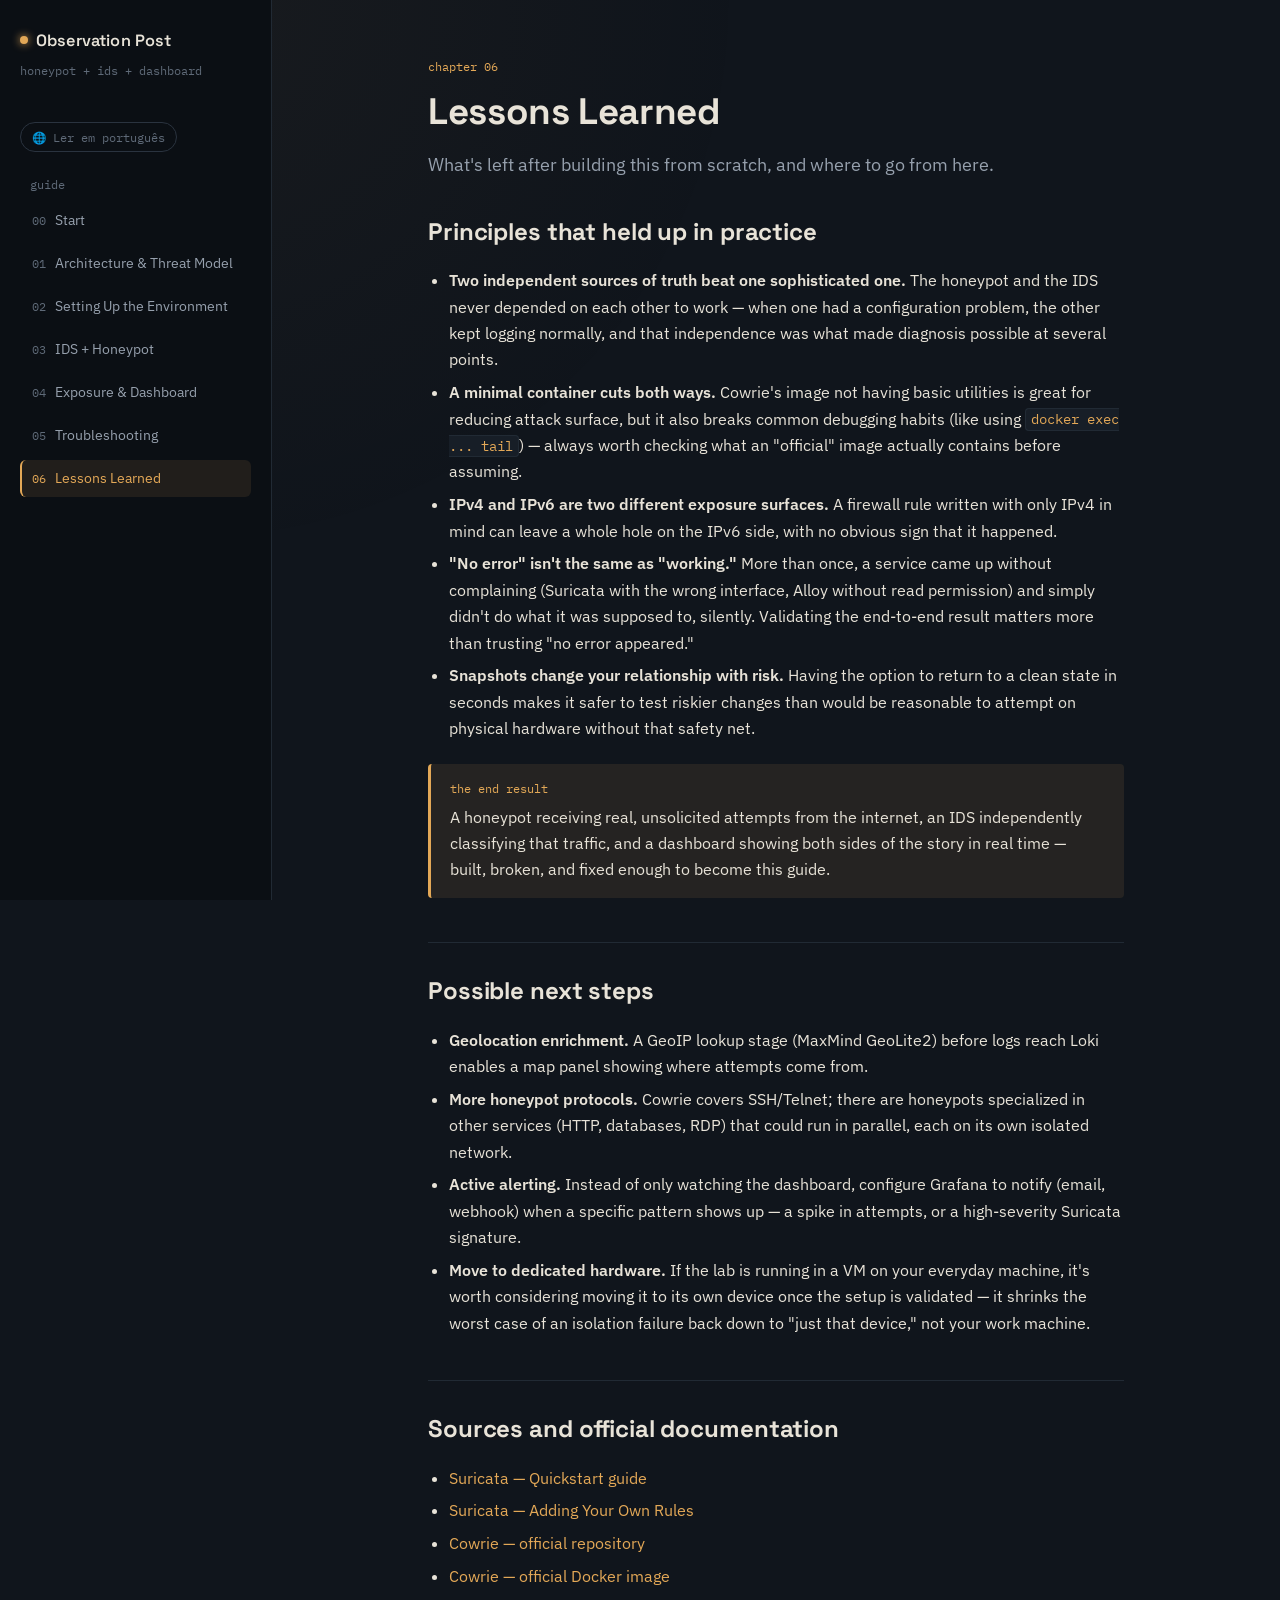
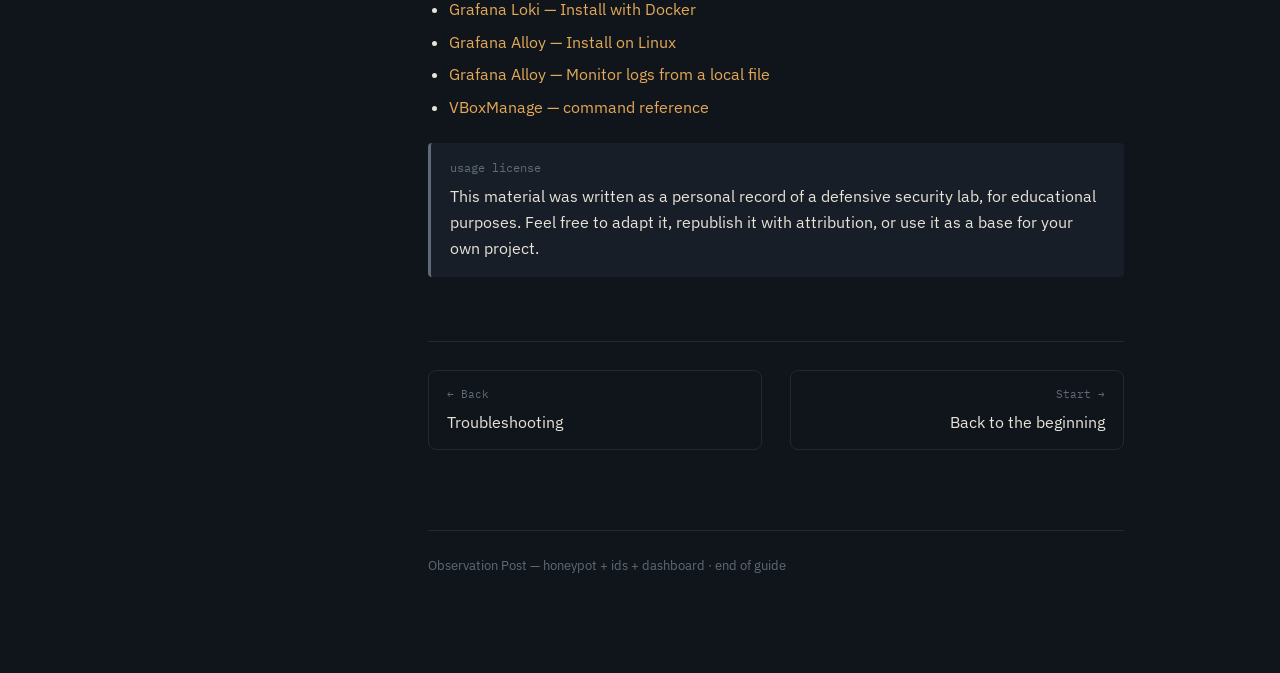
<file: en/06-lessons-learned.html>
<!DOCTYPE html>
<html lang="en">
<head>
<meta charset="UTF-8">
<meta name="viewport" content="width=device-width, initial-scale=1.0">
<title>Lessons Learned — Observation Post</title>
<link rel="stylesheet" href="../styles.css">
</head>
<body>
<div class="shell">

  <nav class="sidebar">
    <div class="sidebar-brand"><span class="dot"></span><span>Observation Post</span></div>
    <span class="sidebar-tag">honeypot + ids + dashboard</span>
    <a class="lang-toggle" href="../06-licoes.html">🌐 Ler em português</a>

    <div class="nav-group-label">guide</div>
    <ul class="nav-list">
      <li><a href="index.html"><span class="n">00</span> Start</a></li>
      <li><a href="01-architecture.html"><span class="n">01</span> Architecture &amp; Threat Model</a></li>
      <li><a href="02-environment.html"><span class="n">02</span> Setting Up the Environment</a></li>
      <li><a href="03-suricata-cowrie.html"><span class="n">03</span> IDS + Honeypot</a></li>
      <li><a href="04-exposure-dashboard.html"><span class="n">04</span> Exposure &amp; Dashboard</a></li>
      <li><a href="05-troubleshooting.html"><span class="n">05</span> Troubleshooting</a></li>
      <li><a href="06-lessons-learned.html" class="active"><span class="n">06</span> Lessons Learned</a></li>
    </ul>
  </nav>

  <div class="main">
    <div class="topbar">
      <button data-sidebar-toggle aria-label="Open menu">≡</button>
      <span class="sidebar-tag" style="margin:0;">Observation Post</span>
    </div>

    <div class="content">
      <p class="eyebrow">chapter 06</p>
      <h1>Lessons Learned</h1>
      <p class="lede">What's left after building this from scratch, and where to go from here.</p>

      <h2>Principles that held up in practice</h2>
      <ul>
        <li><strong>Two independent sources of truth beat one sophisticated one.</strong> The honeypot and the IDS never depended on each other to work — when one had a configuration problem, the other kept logging normally, and that independence was what made diagnosis possible at several points.</li>
        <li><strong>A minimal container cuts both ways.</strong> Cowrie's image not having basic utilities is great for reducing attack surface, but it also breaks common debugging habits (like using <code>docker exec ... tail</code>) — always worth checking what an "official" image actually contains before assuming.</li>
        <li><strong>IPv4 and IPv6 are two different exposure surfaces.</strong> A firewall rule written with only IPv4 in mind can leave a whole hole on the IPv6 side, with no obvious sign that it happened.</li>
        <li><strong>"No error" isn't the same as "working."</strong> More than once, a service came up without complaining (Suricata with the wrong interface, Alloy without read permission) and simply didn't do what it was supposed to, silently. Validating the end-to-end result matters more than trusting "no error appeared."</li>
        <li><strong>Snapshots change your relationship with risk.</strong> Having the option to return to a clean state in seconds makes it safer to test riskier changes than would be reasonable to attempt on physical hardware without that safety net.</li>
      </ul>

      <div class="callout callout--signal">
        <span class="label">the end result</span>
        <p>A honeypot receiving real, unsolicited attempts from the internet, an IDS independently classifying that traffic, and a dashboard showing both sides of the story in real time — built, broken, and fixed enough to become this guide.</p>
      </div>

      <h2>Possible next steps</h2>
      <ul>
        <li><strong>Geolocation enrichment.</strong> A GeoIP lookup stage (MaxMind GeoLite2) before logs reach Loki enables a map panel showing where attempts come from.</li>
        <li><strong>More honeypot protocols.</strong> Cowrie covers SSH/Telnet; there are honeypots specialized in other services (HTTP, databases, RDP) that could run in parallel, each on its own isolated network.</li>
        <li><strong>Active alerting.</strong> Instead of only watching the dashboard, configure Grafana to notify (email, webhook) when a specific pattern shows up — a spike in attempts, or a high-severity Suricata signature.</li>
        <li><strong>Move to dedicated hardware.</strong> If the lab is running in a VM on your everyday machine, it's worth considering moving it to its own device once the setup is validated — it shrinks the worst case of an isolation failure back down to "just that device," not your work machine.</li>
      </ul>

      <h2>Sources and official documentation</h2>
      <ul>
        <li><a href="https://docs.suricata.io/en/latest/quickstart.html" target="_blank" rel="noopener">Suricata — Quickstart guide</a></li>
        <li><a href="https://docs.suricata.io/en/latest/rule-management/adding-your-own-rules.html" target="_blank" rel="noopener">Suricata — Adding Your Own Rules</a></li>
        <li><a href="https://github.com/cowrie/cowrie" target="_blank" rel="noopener">Cowrie — official repository</a></li>
        <li><a href="https://hub.docker.com/r/cowrie/cowrie" target="_blank" rel="noopener">Cowrie — official Docker image</a></li>
        <li><a href="https://grafana.com/docs/loki/latest/setup/install/docker/" target="_blank" rel="noopener">Grafana Loki — Install with Docker</a></li>
        <li><a href="https://grafana.com/docs/alloy/latest/set-up/install/linux/" target="_blank" rel="noopener">Grafana Alloy — Install on Linux</a></li>
        <li><a href="https://grafana.com/docs/alloy/latest/monitor/monitor-logs-from-file/" target="_blank" rel="noopener">Grafana Alloy — Monitor logs from a local file</a></li>
        <li><a href="https://www.virtualbox.org/manual/ch08.html" target="_blank" rel="noopener">VBoxManage — command reference</a></li>
      </ul>

      <div class="callout callout--note">
        <span class="label">usage license</span>
        <p>This material was written as a personal record of a defensive security lab, for educational purposes. Feel free to adapt it, republish it with attribution, or use it as a base for your own project.</p>
      </div>

      <div class="page-nav">
        <a class="prev" href="05-troubleshooting.html"><span class="dir">← Back</span>Troubleshooting</a>
        <a class="next" href="index.html"><span class="dir">Start →</span>Back to the beginning</a>
      </div>

      <div class="site-footer">Observation Post — honeypot + ids + dashboard · end of guide</div>
    </div>
  </div>
</div>
<script src="../script.js"></script>
</body>
</html>
</file>
<file: styles.css>
/* ============================================================
   Honeypot + IDS Lab — Wiki styles
   ============================================================ */

@import url('https://fonts.googleapis.com/css2?family=Space+Grotesk:wght@500;600;700&family=IBM+Plex+Sans:wght@400;500;600&family=IBM+Plex+Mono:wght@400;500;600&display=swap');

:root {
  --bg: #10151c;
  --bg-alt: #0b0f14;
  --surface: #171e27;
  --surface-raised: #1c2530;
  --border: #2a333f;
  --border-soft: #212a34;

  --text: #e8e3d8;
  --text-muted: #96a0ad;
  --text-faint: #5f6a78;

  --amber: #e3a857;
  --amber-soft: rgba(227, 168, 87, 0.10);
  --amber-border: rgba(227, 168, 87, 0.35);

  --teal: #6bb3aa;
  --teal-soft: rgba(107, 179, 170, 0.10);
  --teal-border: rgba(107, 179, 170, 0.35);

  --brick: #cf6650;
  --brick-soft: rgba(207, 102, 80, 0.10);
  --brick-border: rgba(207, 102, 80, 0.35);

  --font-display: 'Space Grotesk', 'Segoe UI', sans-serif;
  --font-body: 'IBM Plex Sans', 'Segoe UI', sans-serif;
  --font-mono: 'IBM Plex Mono', 'Consolas', monospace;

  --sidebar-w: 272px;
  --content-max: 760px;
}

* { box-sizing: border-box; }

html { scroll-behavior: smooth; }

body {
  margin: 0;
  background: var(--bg);
  color: var(--text);
  font-family: var(--font-body);
  font-size: 16px;
  line-height: 1.65;
  -webkit-font-smoothing: antialiased;
}

body::before {
  content: "";
  position: fixed;
  inset: 0;
  pointer-events: none;
  background-image: radial-gradient(circle at 15% 0%, rgba(227,168,87,0.04), transparent 40%);
  z-index: 0;
}

a { color: var(--amber); text-decoration: none; }
a:hover { text-decoration: underline; }
a:focus-visible, button:focus-visible, summary:focus-visible {
  outline: 2px solid var(--amber);
  outline-offset: 2px;
}

/* ---------- Layout shell ---------- */

.shell {
  display: flex;
  min-height: 100vh;
}

.sidebar {
  width: var(--sidebar-w);
  flex-shrink: 0;
  background: var(--bg-alt);
  border-right: 1px solid var(--border-soft);
  padding: 1.75rem 1.25rem 2rem;
  position: sticky;
  top: 0;
  height: 100vh;
  overflow-y: auto;
  z-index: 10;
}

.sidebar-brand {
  display: flex;
  align-items: baseline;
  gap: 0.5rem;
  margin-bottom: 0.35rem;
}

.sidebar-brand .dot {
  width: 8px;
  height: 8px;
  border-radius: 50%;
  background: var(--amber);
  box-shadow: 0 0 8px var(--amber);
  flex-shrink: 0;
  transform: translateY(-2px);
}

.sidebar-brand span {
  font-family: var(--font-display);
  font-weight: 600;
  font-size: 1.02rem;
  color: var(--text);
  letter-spacing: 0.01em;
}

.sidebar-tag {
  font-family: var(--font-mono);
  font-size: 0.72rem;
  color: var(--text-faint);
  margin-bottom: 1.75rem;
  display: block;
}

.nav-group-label {
  font-family: var(--font-mono);
  font-size: 0.72rem;
  color: var(--text-faint);
  margin: 1.4rem 0 0.5rem;
  padding-left: 0.6rem;
}

.nav-list { list-style: none; margin: 0; padding: 0; }

.nav-list a {
  display: flex;
  gap: 0.6rem;
  align-items: baseline;
  color: var(--text-muted);
  font-size: 0.88rem;
  text-decoration: none;
  padding: 0.42rem 0.6rem;
  border-radius: 6px;
  border-left: 2px solid transparent;
}

.nav-list a .n {
  font-family: var(--font-mono);
  font-size: 0.72rem;
  color: var(--text-faint);
  flex-shrink: 0;
}

.nav-list a:hover {
  background: var(--surface);
  color: var(--text);
  text-decoration: none;
}

.nav-list a.active {
  background: var(--amber-soft);
  color: var(--amber);
  border-left-color: var(--amber);
}

.nav-list a.active .n { color: var(--amber); }

.main {
  flex: 1;
  min-width: 0;
  position: relative;
  z-index: 1;
}

.topbar {
  display: none;
  align-items: center;
  gap: 0.75rem;
  padding: 1rem 1.25rem;
  border-bottom: 1px solid var(--border-soft);
  background: var(--bg-alt);
  position: sticky;
  top: 0;
  z-index: 20;
}

.topbar button {
  background: var(--surface);
  border: 1px solid var(--border);
  color: var(--text);
  width: 36px;
  height: 36px;
  border-radius: 6px;
  font-family: var(--font-mono);
  cursor: pointer;
}

.content {
  max-width: var(--content-max);
  margin: 0 auto;
  padding: 3.5rem 2rem 6rem;
}

/* ---------- Typography ---------- */

.eyebrow {
  font-family: var(--font-mono);
  font-size: 0.78rem;
  color: var(--amber);
  margin-bottom: 0.9rem;
}

h1 {
  font-family: var(--font-display);
  font-size: 2.3rem;
  line-height: 1.15;
  margin: 0 0 1rem;
  letter-spacing: -0.01em;
}

h2 {
  font-family: var(--font-display);
  font-size: 1.5rem;
  margin: 2.75rem 0 1rem;
  padding-top: 1.75rem;
  border-top: 1px solid var(--border-soft);
  letter-spacing: -0.005em;
}

h2:first-of-type { border-top: none; padding-top: 0; margin-top: 1.5rem; }

h3 {
  font-family: var(--font-display);
  font-size: 1.12rem;
  margin: 2rem 0 0.75rem;
  color: var(--text);
}

p { margin: 0 0 1.1rem; color: var(--text); }
.lede { font-size: 1.15rem; color: var(--text-muted); margin-bottom: 2rem; }

ul, ol { padding-left: 1.3rem; margin: 0 0 1.1rem; }
li { margin-bottom: 0.4rem; }

strong { color: var(--text); font-weight: 600; }
code:not(pre code) {
  font-family: var(--font-mono);
  background: var(--surface);
  border: 1px solid var(--border-soft);
  padding: 0.1em 0.4em;
  border-radius: 4px;
  font-size: 0.88em;
  color: var(--amber);
}

/* ---------- Terminal / code blocks ---------- */

.term {
  background: var(--bg-alt);
  border: 1px solid var(--border);
  border-top: 2px solid var(--amber-border);
  border-radius: 8px;
  margin: 1.4rem 0;
  overflow: hidden;
  position: relative;
}

.term::before {
  content: attr(data-label);
  display: block;
  font-family: var(--font-mono);
  font-size: 0.7rem;
  color: var(--text-faint);
  padding: 0.5rem 1rem 0.3rem;
  letter-spacing: 0.04em;
}

.term pre {
  margin: 0;
  padding: 0 1rem 1rem;
  overflow-x: auto;
}

.term code {
  font-family: var(--font-mono);
  font-size: 0.86rem;
  line-height: 1.6;
  color: var(--text);
  background: none;
}

.term .c { color: var(--text-faint); }
.term .v { color: var(--teal); }

pre.term-plain {
  background: var(--bg-alt);
  border: 1px solid var(--border);
  border-radius: 8px;
  padding: 1rem;
  overflow-x: auto;
  font-family: var(--font-mono);
  font-size: 0.86rem;
  color: var(--text-muted);
  margin: 1.4rem 0;
}

/* ---------- Callouts ---------- */

.callout {
  border-left: 3px solid var(--border);
  background: var(--surface);
  border-radius: 4px;
  padding: 0.95rem 1.2rem;
  margin: 1.4rem 0;
}

.callout .label {
  font-family: var(--font-mono);
  font-size: 0.72rem;
  display: block;
  margin-bottom: 0.35rem;
}

.callout p:last-child { margin-bottom: 0; }

.callout--warn { border-left-color: var(--brick); background: var(--brick-soft); }
.callout--warn .label { color: var(--brick); }

.callout--tip { border-left-color: var(--teal); background: var(--teal-soft); }
.callout--tip .label { color: var(--teal); }

.callout--signal { border-left-color: var(--amber); background: var(--amber-soft); }
.callout--signal .label { color: var(--amber); }

.callout--note { border-left-color: var(--text-faint); }
.callout--note .label { color: var(--text-faint); }

/* ---------- Readout panel (key facts) ---------- */

.readout {
  background: var(--bg-alt);
  border: 1px solid var(--border);
  border-radius: 8px;
  padding: 1.25rem 1.4rem;
  margin: 1.6rem 0;
}

.readout-title {
  font-family: var(--font-mono);
  font-size: 0.72rem;
  color: var(--text-faint);
  margin-bottom: 0.9rem;
  display: block;
}

.readout-grid {
  display: grid;
  grid-template-columns: 1fr 1fr;
  gap: 0.6rem 1.5rem;
}

.readout-row {
  display: flex;
  justify-content: space-between;
  gap: 1rem;
  font-size: 0.86rem;
  border-bottom: 1px dashed var(--border-soft);
  padding-bottom: 0.5rem;
}

.readout-row dt { color: var(--text-faint); }
.readout-row dd { margin: 0; font-family: var(--font-mono); color: var(--teal); text-align: right; }

/* ---------- Tables ---------- */

table {
  width: 100%;
  border-collapse: collapse;
  margin: 1.4rem 0;
  font-size: 0.88rem;
}

th {
  text-align: left;
  font-family: var(--font-display);
  font-weight: 600;
  font-size: 0.82rem;
  color: var(--text-muted);
  border-bottom: 1px solid var(--border);
  padding: 0.6rem 0.8rem;
}

td {
  padding: 0.7rem 0.8rem;
  border-bottom: 1px solid var(--border-soft);
  vertical-align: top;
}

/* ---------- Badges ---------- */

.badge {
  display: inline-block;
  font-family: var(--font-mono);
  font-size: 0.7rem;
  padding: 0.18rem 0.55rem;
  border-radius: 20px;
  border: 1px solid transparent;
}
.badge--high { background: var(--brick-soft); color: var(--brick); border-color: var(--brick-border); }
.badge--medium { background: var(--amber-soft); color: var(--amber); border-color: var(--amber-border); }
.badge--low { background: var(--teal-soft); color: var(--teal); border-color: var(--teal-border); }

/* ---------- Chapter index cards (home) ---------- */

.chapters {
  display: grid;
  gap: 0.9rem;
  margin: 1.6rem 0 2rem;
}

.chapter-card {
  display: flex;
  gap: 1rem;
  align-items: baseline;
  background: var(--surface);
  border: 1px solid var(--border-soft);
  border-radius: 8px;
  padding: 1.1rem 1.3rem;
  text-decoration: none;
  transition: border-color 0.15s ease, background 0.15s ease;
}

.chapter-card:hover { border-color: var(--amber-border); background: var(--surface-raised); text-decoration: none; }

.chapter-card .num {
  font-family: var(--font-mono);
  color: var(--amber);
  font-size: 0.85rem;
  flex-shrink: 0;
  width: 1.6rem;
}

.chapter-card .info h3 { margin: 0 0 0.25rem; font-size: 1rem; color: var(--text); }
.chapter-card .info p { margin: 0; font-size: 0.85rem; color: var(--text-muted); }

/* ---------- Prev/next footer nav ---------- */

.page-nav {
  display: flex;
  justify-content: space-between;
  gap: 1rem;
  margin-top: 4rem;
  padding-top: 1.75rem;
  border-top: 1px solid var(--border-soft);
}

.page-nav a {
  flex: 1;
  max-width: 48%;
  border: 1px solid var(--border-soft);
  border-radius: 8px;
  padding: 0.9rem 1.1rem;
  text-decoration: none;
  color: var(--text);
}

.page-nav a:hover { border-color: var(--amber-border); text-decoration: none; }
.page-nav .dir { display: block; font-family: var(--font-mono); font-size: 0.7rem; color: var(--text-faint); margin-bottom: 0.3rem; }
.page-nav .next { text-align: right; margin-left: auto; }

/* ---------- Hero (home page) ---------- */

.hero {
  margin-bottom: 1rem;
}

.hero-diagram {
  margin: 2rem 0 2.5rem;
  background: var(--bg-alt);
  border: 1px solid var(--border);
  border-radius: 10px;
  padding: 1.5rem;
}

/* ---------- Footer ---------- */

.site-footer {
  margin-top: 5rem;
  padding-top: 1.5rem;
  border-top: 1px solid var(--border-soft);
  font-size: 0.8rem;
  color: var(--text-faint);
}

/* ---------- Troubleshooting accordion ---------- */

.trouble {
  background: var(--surface);
  border: 1px solid var(--border-soft);
  border-radius: 8px;
  margin: 0.9rem 0;
  overflow: hidden;
}

.trouble summary {
  cursor: pointer;
  padding: 1rem 1.2rem;
  font-family: var(--font-display);
  font-weight: 600;
  font-size: 0.98rem;
  list-style: none;
  display: flex;
  align-items: center;
  gap: 0.7rem;
}

.trouble summary::-webkit-details-marker { display: none; }

.trouble summary::before {
  content: "+";
  font-family: var(--font-mono);
  color: var(--amber);
  font-size: 1.1rem;
  flex-shrink: 0;
  width: 1rem;
}

.trouble[open] summary::before { content: "–"; }

.trouble-body { padding: 0 1.2rem 1.2rem; }

.trouble-body h4 {
  font-family: var(--font-mono);
  font-size: 0.7rem;
  color: var(--text-faint);
  margin: 0.9rem 0 0.35rem;
}
.trouble-body h4:first-child { margin-top: 0; }

/* ---------- Responsive ---------- */

@media (max-width: 900px) {
  .sidebar {
    position: fixed;
    left: 0; top: 0; bottom: 0;
    transform: translateX(-100%);
    transition: transform 0.2s ease;
    box-shadow: 2px 0 24px rgba(0,0,0,0.4);
  }
  .sidebar.open { transform: translateX(0); }
  .topbar { display: flex; }
  .content { padding: 2.25rem 1.25rem 4rem; }
  h1 { font-size: 1.85rem; }
  .readout-grid { grid-template-columns: 1fr; }
  .page-nav { flex-direction: column; }
  .page-nav a { max-width: 100%; }
}

@media (prefers-reduced-motion: reduce) {
  html { scroll-behavior: auto; }
  .sidebar { transition: none; }
}

/* ---------- Language toggle ---------- */

.lang-toggle {
  display: inline-flex;
  align-items: center;
  gap: 0.35rem;
  margin: 0.9rem 0 0;
  padding: 0.3rem 0.7rem;
  font-family: var(--font-mono);
  font-size: 0.72rem;
  color: var(--text-faint);
  border: 1px solid var(--border);
  border-radius: 999px;
  text-decoration: none;
  transition: color 0.15s ease, border-color 0.15s ease;
}

.lang-toggle:hover {
  color: var(--amber);
  border-color: var(--amber-border);
}
</file>
